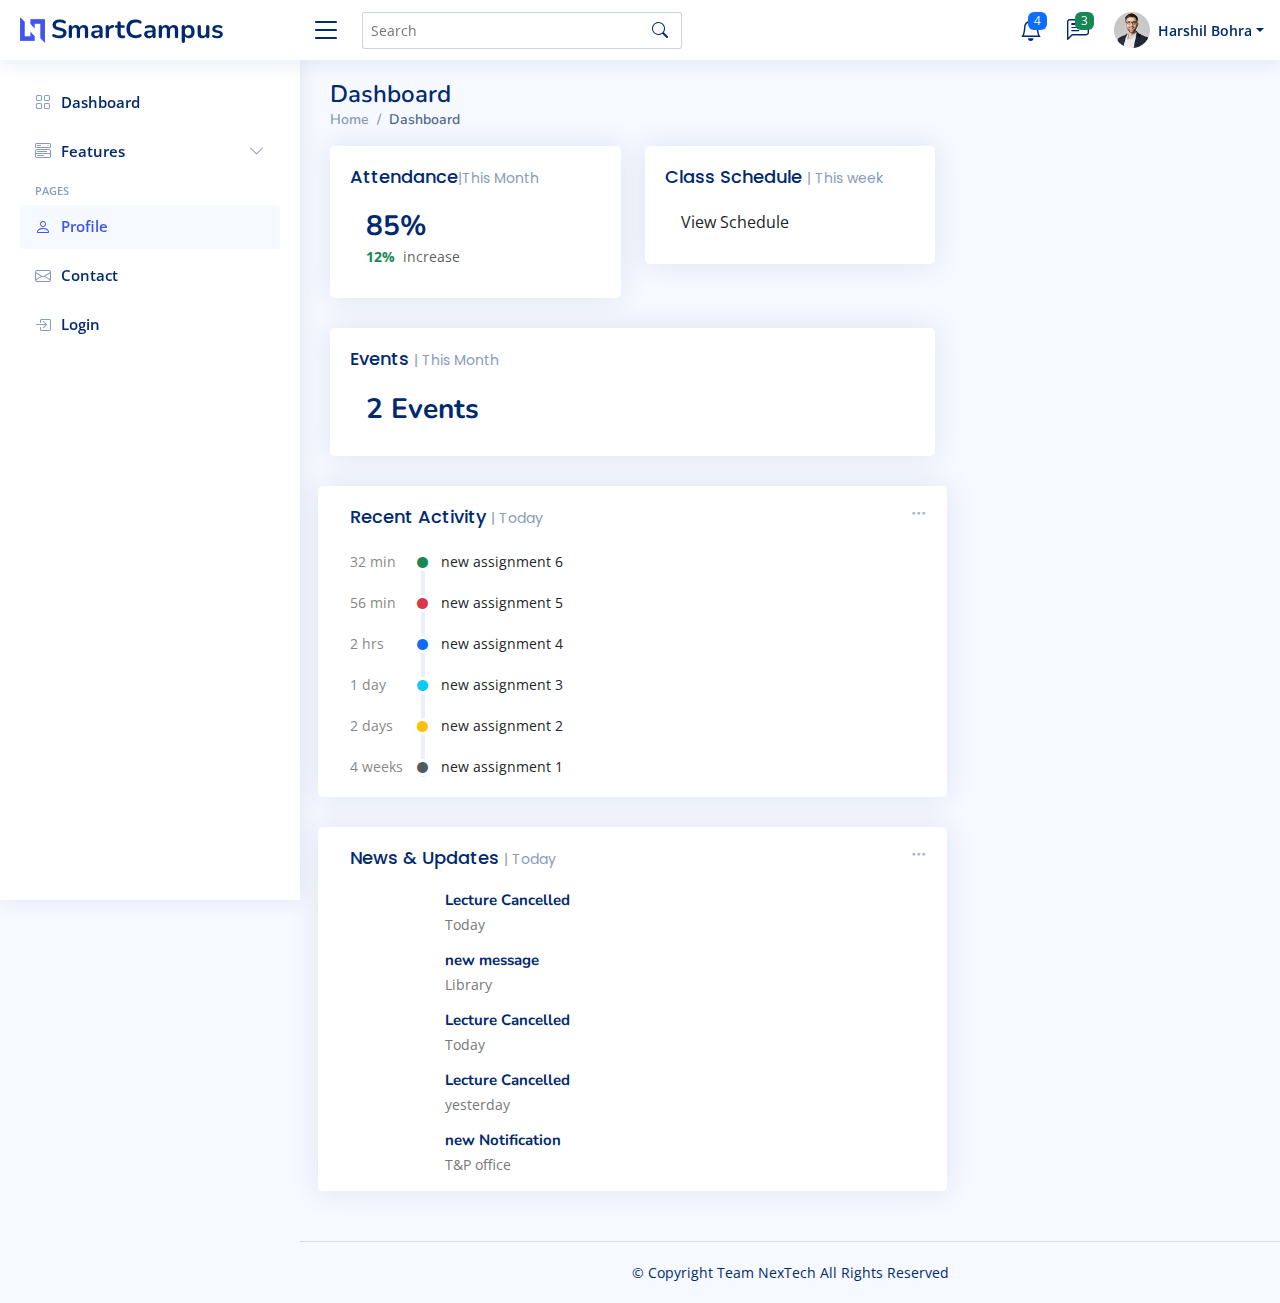
<file: index.html>
<!DOCTYPE html>
<html lang="en">

<head>
  <meta charset="utf-8">
  <meta content="width=device-width, initial-scale=1.0" name="viewport">

  <title>Campus management System</title>
  <meta content="" name="description">
  <meta content="" name="keywords">

  <!-- Favicons -->
  <link href="assets/img/favicon.png" rel="icon">
  <link href="assets/img/apple-touch-icon.png" rel="apple-touch-icon">

  <!-- Google Fonts -->
  <link href="https://fonts.gstatic.com" rel="preconnect">
  <link href="https://fonts.googleapis.com/css?family=Open+Sans:300,300i,400,400i,600,600i,700,700i|Nunito:300,300i,400,400i,600,600i,700,700i|Poppins:300,300i,400,400i,500,500i,600,600i,700,700i" rel="stylesheet">

  <!-- Vendor CSS Files -->
  <link href="assets/vendor/bootstrap/css/bootstrap.min.css" rel="stylesheet">
  <link href="assets/vendor/bootstrap-icons/bootstrap-icons.css" rel="stylesheet">
  <link href="assets/vendor/boxicons/css/boxicons.min.css" rel="stylesheet">
  <link href="assets/vendor/quill/quill.snow.css" rel="stylesheet">
  <link href="assets/vendor/quill/quill.bubble.css" rel="stylesheet">
  <link href="assets/vendor/remixicon/remixicon.css" rel="stylesheet">
  <link href="assets/vendor/simple-datatables/style.css" rel="stylesheet">

  <!-- Template Main CSS File -->
  <link href="assets/css/style.css" rel="stylesheet">

 
</head>

<body>

  <!-- ======= Header ======= -->
  <header id="header" class="header fixed-top d-flex align-items-center">

    <div class="d-flex align-items-center justify-content-between">
      <a href="index.html" class="logo d-flex align-items-center">
        <img src="assets/img/logo.png" alt="">
        <span class="d-none d-lg-block">SmartCampus</span>
      </a>
      <i class="bi bi-list toggle-sidebar-btn"></i>
    </div><!-- End Logo -->

    <div class="search-bar">
      <form class="search-form d-flex align-items-center" method="POST" action="#">
        <input type="text" name="query" placeholder="Search" title="Enter search keyword">
        <button type="submit" title="Search"><i class="bi bi-search"></i></button>
      </form>
    </div><!-- End Search Bar -->

    <nav class="header-nav ms-auto">
      <ul class="d-flex align-items-center">

        <li class="nav-item d-block d-lg-none">
          <a class="nav-link nav-icon search-bar-toggle " href="#">
            <i class="bi bi-search"></i>
          </a>
        </li><!-- End Search Icon-->

        <li class="nav-item dropdown">

          <a class="nav-link nav-icon" href="#" data-bs-toggle="dropdown">
            <i class="bi bi-bell"></i>
            <span class="badge bg-primary badge-number">4</span>
          </a><!-- End Notification Icon -->

          <ul class="dropdown-menu dropdown-menu-end dropdown-menu-arrow notifications">
            <li class="dropdown-header">
              You have 1 new notifications
              <a href="#"><span class="badge rounded-pill bg-primary p-2 ms-2">View all</span></a>
            </li>
            <li>
              <hr class="dropdown-divider">
            </li>

            <li class="notification-item">
              <i class="bi bi-exclamation-circle text-warning"></i>
              <div>
                <h4>Dheeraj Agarwal</h4>
                <p>Placement Notification</p>
                <p>30 min. ago</p>
              </div>
            </li>

            <li>
              <hr class="dropdown-divider">
            </li>


        

          </ul>

        </li><!-- End Notification Nav -->

        <li class="nav-item dropdown">

          <a class="nav-link nav-icon" href="#" data-bs-toggle="dropdown">
            <i class="bi bi-chat-left-text"></i>
            <span class="badge bg-success badge-number">3</span>
          </a><!-- End Messages Icon -->

          <ul class="dropdown-menu dropdown-menu-end dropdown-menu-arrow messages">
            <li class="dropdown-header">
              You have 1 new messages
              <a href="#"><span class="badge rounded-pill bg-primary p-2 ms-2">View all</span></a>
            </li>
            <li>
              <hr class="dropdown-divider">
            </li>

            <li class="message-item">
              <a href="#">
                
                <div>
                  <h4>Dheeraj Agarwal</h4>
                  <p>Placement Notification</p>
                  <p>4 hrs. ago</p>
                </div>
              </a>
            </li>
           

          </ul><!-- End Messages Dropdown Items -->

        </li><!-- End Messages Nav -->

        <li class="nav-item dropdown pe-3">

          <a class="nav-link nav-profile d-flex align-items-center pe-0" href="#" data-bs-toggle="dropdown">
            <img src="assets/img/profile-img.jpg" alt="Profile" class="rounded-circle">
            <span class="d-none d-md-block dropdown-toggle ps-2">Harshil Bohra</span>
          </a><!-- End Profile Iamge Icon -->

          <ul class="dropdown-menu dropdown-menu-end dropdown-menu-arrow profile">
            <li class="dropdown-header">
              <h6>Harshil Bohra</h6>
              <span>Information technology</span>
            </li>
            <li>
              <hr class="dropdown-divider">
            </li>

            <li>
              <a class="dropdown-item d-flex align-items-center" href="users-profile.html">
                <i class="bi bi-person"></i>
                <span>My Profile</span>
              </a>
            </li>
            <li>
              <hr class="dropdown-divider">
            </li>

            <li>
              <a class="dropdown-item d-flex align-items-center" href="users-profile.html">
                <i class="bi bi-gear"></i>
                <span>Account Settings</span>
              </a>
            </li>
            <li>
              <hr class="dropdown-divider">
            </li>

            <li>
              <a class="dropdown-item d-flex align-items-center" href="pages-faq.html">
                <i class="bi bi-question-circle"></i>
                <span>Need Help?</span>
              </a>
            </li>
            <li>
              <hr class="dropdown-divider">
            </li>

            <li>
              <a class="dropdown-item d-flex align-items-center" href="#">
                <i class="bi bi-box-arrow-right"></i>
                <span>Sign Out</span>
              </a>
            </li>

          </ul><!-- End Profile Dropdown Items -->
        </li><!-- End Profile Nav -->

      </ul>
    </nav><!-- End Icons Navigation -->

  </header><!-- End Header -->

  <!-- ======= Sidebar ======= -->
  <aside id="sidebar" class="sidebar">

    <ul class="sidebar-nav" id="sidebar-nav">

      <li class="nav-item">
        <a class="nav-link collapsed" href="index.html">
          <i class="bi bi-grid"></i>
          <span>Dashboard</span>
        </a>
      </li><!-- End Dashboard Nav -->

      <li class="nav-item">
        <a class="nav-link collapsed" data-bs-target="#components-nav" data-bs-toggle="collapse" href="#">
          <i class="bi bi-menu-button-wide"></i><span>Features</span><i class="bi bi-chevron-down ms-auto"></i>
        </a>
        <ul id="components-nav" class="nav-content collapse " data-bs-parent="#sidebar-nav">
          <li>
            <a href="components-alerts.html">
              <i class="bi bi-circle"></i><span>Attendance</span>
            </a>
          </li>
          <li>
            <a href="components-accordion.html">
              <i class="bi bi-circle"></i><span>Class-Scheduling</span>
            </a>
          </li>
          <li>
            <a href="components-badges.html">
              <i class="bi bi-circle"></i><span>Events</span>
            </a>
          </li>
          <li>
            <a href="components-breadcrumbs.html">
              <i class="bi bi-circle"></i><span>Fees Payment</span>
            </a>
          </li>
          <li>
            <a href="components-progress.html">
              <i class="bi bi-circle"></i><span>Online Library</span>
            </a>
          </li>
          
        </ul>
      </li><!-- End Components Nav -->

      <li class="nav-heading">Pages</li>

      <li class="nav-item">
        <a class="nav-link " href="users-profile.html">
          <i class="bi bi-person"></i>
          <span>Profile</span>
        </a>
      </li><!-- End Profile Page Nav -->

      

      <li class="nav-item">
        <a class="nav-link collapsed" href="pages-contact.html">
          <i class="bi bi-envelope"></i>
          <span>Contact</span>
        </a>
      </li><!-- End Contact Page Nav -->

      

      <li class="nav-item">
        <a class="nav-link collapsed" href="pages-login.html">
          <i class="bi bi-box-arrow-in-right"></i>
          <span>Login</span>
        </a>
      </li><!-- End Login Page Nav -->

     

    </ul>

  </aside><!-- End Sidebar-->

  <main id="main" class="main">

    <div class="pagetitle">
      <h1>Dashboard</h1>
      <nav>
        <ol class="breadcrumb">
          <li class="breadcrumb-item"><a href="index.html">Home</a></li>
          <li class="breadcrumb-item active">Dashboard</li>
        </ol>
      </nav>
    </div><!-- End Page Title -->

    <section class="section dashboard">
      <div class="row">

        <!-- Left side columns -->
        <div class="col-lg-8">
          <div class="row">

            <!-- Attendance part of Student -->
            <div class="col-xxl-4 col-md-6">
              <div class="card info-card sales-card">

                <div class="card-body">
                  <h5 class="card-title">Attendance<span>|This Month</span></h5>

                  <div class="d-flex align-items-center">
                    
                    <div class="ps-3">
                      <h6>85%</h6>
                      <span class="text-success small pt-1 fw-bold">12%</span> <span class="text-muted small pt-2 ps-1">increase</span>

                    </div>
                  </div>
                </div>

              </div>
            </div><!-- End Attendance -->

            <!-- Class Scheduling -->
            <div class="col-xxl-4 col-md-6">
              <div class="card info-card revenue-card">

                

                <div class="card-body">
                  <h5 class="card-title">Class Schedule <span>| This week</span></h5>

                  <div class="d-flex align-items-center">
                    
                    <div class="ps-3">
                      <h7>View Schedule</h7>

                    </div>
                  </div>
                </div>

              </div>
            </div><!-- Class Schedule -->

            <!-- Events -->
            <div class="col-xxl-4 col-xl-12">

              <div class="card info-card customers-card">

               

                <div class="card-body">
                  <h5 class="card-title">Events <span>| This Month</span></h5>

                  <div class="d-flex align-items-center">
                    
                    <div class="ps-3">
                      <h6>2 Events</h6>
                      
                    </div>
                  </div>

                </div>
              </div>

            </div><!-- End Events -->

           

            

          <!-- Recent Activity -->
          <div class="card">
            <div class="filter">
              <a class="icon" href="#" data-bs-toggle="dropdown"><i class="bi bi-three-dots"></i></a>
              <ul class="dropdown-menu dropdown-menu-end dropdown-menu-arrow">
                <li class="dropdown-header text-start">
                  <h6>Filter</h6>
                </li>

                <li><a class="dropdown-item" href="#">Today</a></li>
                <li><a class="dropdown-item" href="#">This Month</a></li>
                <li><a class="dropdown-item" href="#">This Year</a></li>
              </ul>
            </div>

            <div class="card-body">
              <h5 class="card-title">Recent Activity <span>| Today</span></h5>

              <div class="activity">

                <div class="activity-item d-flex">
                  <div class="activite-label">32 min</div>
                  <i class='bi bi-circle-fill activity-badge text-success align-self-start'></i>
                  <div class="activity-content">
                   new assignment 6
                  </div>
                </div><!-- End activity item-->

                <div class="activity-item d-flex">
                  <div class="activite-label">56 min</div>
                  <i class='bi bi-circle-fill activity-badge text-danger align-self-start'></i>
                  <div class="activity-content">
                    new assignment 5
                  </div>
                </div><!-- End activity item-->

                <div class="activity-item d-flex">
                  <div class="activite-label">2 hrs</div>
                  <i class='bi bi-circle-fill activity-badge text-primary align-self-start'></i>
                  <div class="activity-content">
                    new assignment 4
                  </div>
                </div><!-- End activity item-->

                <div class="activity-item d-flex">
                  <div class="activite-label">1 day</div>
                  <i class='bi bi-circle-fill activity-badge text-info align-self-start'></i>
                  <div class="activity-content">
                    new assignment 3
                  </div>
                </div><!-- End activity item-->

                <div class="activity-item d-flex">
                  <div class="activite-label">2 days</div>
                  <i class='bi bi-circle-fill activity-badge text-warning align-self-start'></i>
                  <div class="activity-content">
                    new assignment 2
                  </div>
                </div><!-- End activity item-->

                <div class="activity-item d-flex">
                  <div class="activite-label">4 weeks</div>
                  <i class='bi bi-circle-fill activity-badge text-muted align-self-start'></i>
                  <div class="activity-content">
                   new assignment 1
                  </div>
                </div><!-- End activity item-->

              </div>

            </div>
          </div><!-- End Recent Activity -->

          
          

          <!-- News & Updates Traffic -->
          <div class="card">
            <div class="filter">
              <a class="icon" href="#" data-bs-toggle="dropdown"><i class="bi bi-three-dots"></i></a>
              <ul class="dropdown-menu dropdown-menu-end dropdown-menu-arrow">
                <li class="dropdown-header text-start">
                  <h6>Filter</h6>
                </li>

                <li><a class="dropdown-item" href="#">Today</a></li>
                <li><a class="dropdown-item" href="#">This Month</a></li>
                <li><a class="dropdown-item" href="#">This Year</a></li>
              </ul>
            </div>

            <div class="card-body pb-0">
              <h5 class="card-title">News &amp; Updates <span>| Today</span></h5>

              <div class="news">
                <div class="post-item clearfix">
                  
                  <h4><a href="#">Lecture Cancelled</a></h4>
                  <p>Today</p>
                </div>

                <div class="post-item clearfix">
                  
                  <h4><a href="#">new message</a></h4>
                  <p>Library</p>
                </div>

                <div class="post-item clearfix">
                  
                  <h4><a href="#">Lecture Cancelled</a></h4>
                  <p>Today</p>
                </div>

                <div class="post-item clearfix">
                  
                  <h4><a href="#">Lecture Cancelled</a></h4>
                  <p>yesterday

                  </p>
                </div>

                <div class="post-item clearfix">
                  
                  <h4><a href="#">new Notification</a></h4>
                  <p>T&P office</p>
                </div>

              </div><!-- End sidebar recent posts-->

            </div>
          </div><!-- End News & Updates -->

        </div><!-- End Right side columns -->

      </div>
    </section>

  </main><!-- End #main -->

  <!-- ======= Footer ======= -->
  <footer id="footer" class="footer">
    <div class="copyright">
      &copy; Copyright Team NexTech All Rights Reserved
    </div>
    
  </footer><!-- End Footer -->

  <a href="#" class="back-to-top d-flex align-items-center justify-content-center"><i class="bi bi-arrow-up-short"></i></a>

  <!-- Vendor JS Files -->
  <script src="assets/vendor/apexcharts/apexcharts.min.js"></script>
  <script src="assets/vendor/bootstrap/js/bootstrap.bundle.min.js"></script>
  <script src="assets/vendor/chart.js/chart.umd.js"></script>
  <script src="assets/vendor/echarts/echarts.min.js"></script>
  <script src="assets/vendor/quill/quill.js"></script>
  <script src="assets/vendor/simple-datatables/simple-datatables.js"></script>
  <script src="assets/vendor/tinymce/tinymce.min.js"></script>
  <script src="assets/vendor/php-email-form/validate.js"></script>

  <!-- Template Main JS File -->
  <script src="assets/js/main.js"></script>

</body>

</html>
</file>
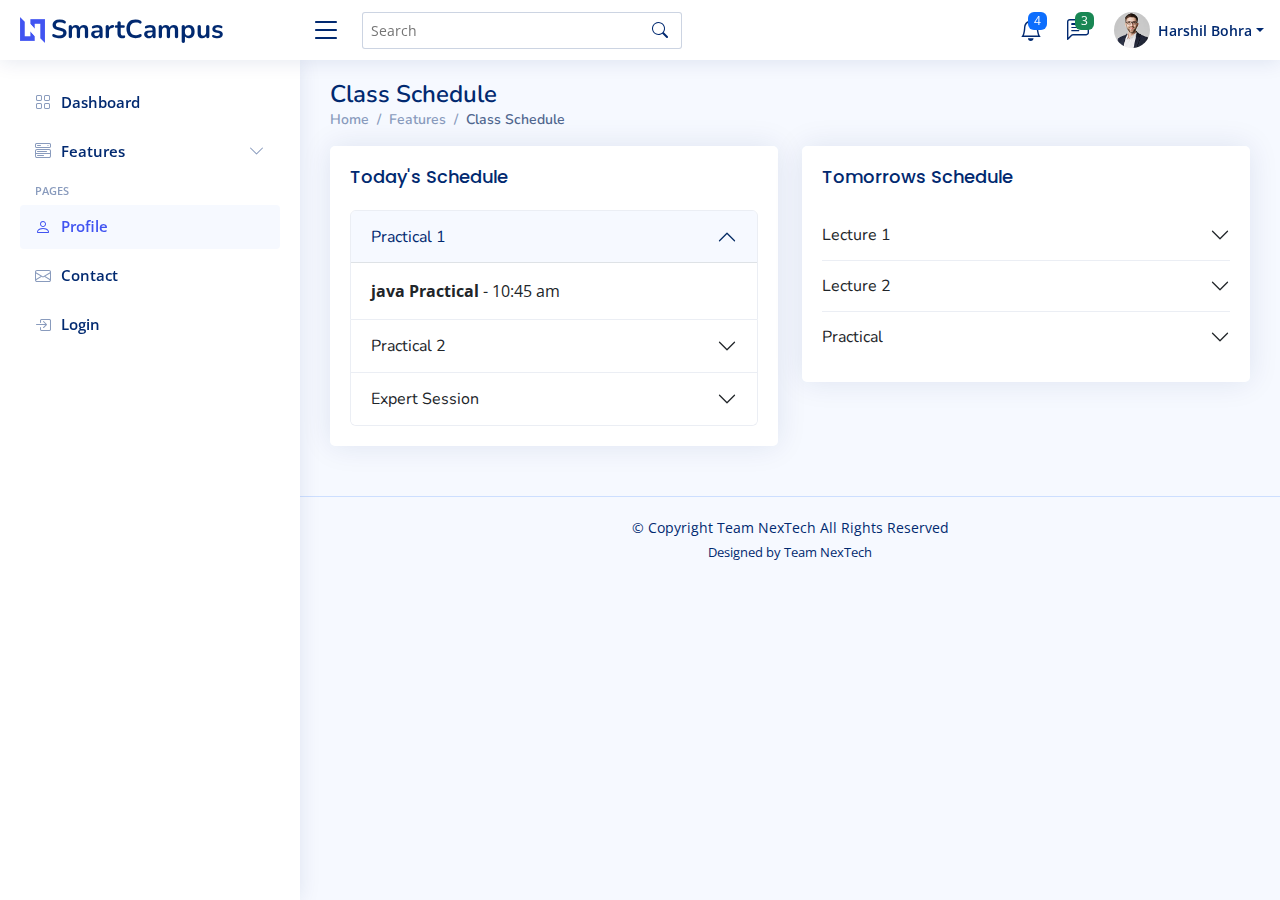
<file: components-accordion.html>
<!DOCTYPE html>
<html lang="en">

<head>
  <meta charset="utf-8">
  <meta content="width=device-width, initial-scale=1.0" name="viewport">

  <title>Components / Accordion - NiceAdmin Bootstrap Template</title>
  <meta content="" name="description">
  <meta content="" name="keywords">

  <!-- Favicons -->
  <link href="assets/img/favicon.png" rel="icon">
  <link href="assets/img/apple-touch-icon.png" rel="apple-touch-icon">

  <!-- Google Fonts -->
  <link href="https://fonts.gstatic.com" rel="preconnect">
  <link href="https://fonts.googleapis.com/css?family=Open+Sans:300,300i,400,400i,600,600i,700,700i|Nunito:300,300i,400,400i,600,600i,700,700i|Poppins:300,300i,400,400i,500,500i,600,600i,700,700i" rel="stylesheet">

  <!-- Vendor CSS Files -->
  <link href="assets/vendor/bootstrap/css/bootstrap.min.css" rel="stylesheet">
  <link href="assets/vendor/bootstrap-icons/bootstrap-icons.css" rel="stylesheet">
  <link href="assets/vendor/boxicons/css/boxicons.min.css" rel="stylesheet">
  <link href="assets/vendor/quill/quill.snow.css" rel="stylesheet">
  <link href="assets/vendor/quill/quill.bubble.css" rel="stylesheet">
  <link href="assets/vendor/remixicon/remixicon.css" rel="stylesheet">
  <link href="assets/vendor/simple-datatables/style.css" rel="stylesheet">

  <!-- Template Main CSS File -->
  <link href="assets/css/style.css" rel="stylesheet">

  
</head>

<body>

  <!-- ======= Header ======= -->
  <header id="header" class="header fixed-top d-flex align-items-center">

    <div class="d-flex align-items-center justify-content-between">
      <a href="index.html" class="logo d-flex align-items-center">
        <img src="assets/img/logo.png" alt="">
        <span class="d-none d-lg-block">SmartCampus</span>
      </a>
      <i class="bi bi-list toggle-sidebar-btn"></i>
    </div><!-- End Logo -->

    <div class="search-bar">
      <form class="search-form d-flex align-items-center" method="POST" action="#">
        <input type="text" name="query" placeholder="Search" title="Enter search keyword">
        <button type="submit" title="Search"><i class="bi bi-search"></i></button>
      </form>
    </div><!-- End Search Bar -->

    <nav class="header-nav ms-auto">
      <ul class="d-flex align-items-center">

        <li class="nav-item d-block d-lg-none">
          <a class="nav-link nav-icon search-bar-toggle " href="#">
            <i class="bi bi-search"></i>
          </a>
        </li><!-- End Search Icon-->

        <li class="nav-item dropdown">

          <a class="nav-link nav-icon" href="#" data-bs-toggle="dropdown">
            <i class="bi bi-bell"></i>
            <span class="badge bg-primary badge-number">4</span>
          </a><!-- End Notification Icon -->

          <ul class="dropdown-menu dropdown-menu-end dropdown-menu-arrow notifications">
            <li class="dropdown-header">
              You have 1 new notifications
              <a href="#"><span class="badge rounded-pill bg-primary p-2 ms-2">View all</span></a>
            </li>
            <li>
              <hr class="dropdown-divider">
            </li>

            <li class="notification-item">
              <i class="bi bi-exclamation-circle text-warning"></i>
              <div>
                <h4>Dheeraj Agarwal</h4>
                <p>Placement Notification</p>
                <p>30 min. ago</p>
              </div>
            </li>

            <li>
              <hr class="dropdown-divider">
            </li>


        

          </ul>

        </li><!-- End Notification Nav -->

        <li class="nav-item dropdown">

          <a class="nav-link nav-icon" href="#" data-bs-toggle="dropdown">
            <i class="bi bi-chat-left-text"></i>
            <span class="badge bg-success badge-number">3</span>
          </a><!-- End Messages Icon -->

          <ul class="dropdown-menu dropdown-menu-end dropdown-menu-arrow messages">
            <li class="dropdown-header">
              You have 1 new messages
              <a href="#"><span class="badge rounded-pill bg-primary p-2 ms-2">View all</span></a>
            </li>
            <li>
              <hr class="dropdown-divider">
            </li>

            <li class="message-item">
              <a href="#">
                
                <div>
                  <h4>Dheeraj Agarwal</h4>
                  <p>Placement Notification</p>
                  <p>4 hrs. ago</p>
                </div>
              </a>
            </li>
           

          </ul><!-- End Messages Dropdown Items -->

        </li><!-- End Messages Nav -->

        <li class="nav-item dropdown pe-3">

          <a class="nav-link nav-profile d-flex align-items-center pe-0" href="#" data-bs-toggle="dropdown">
            <img src="assets/img/profile-img.jpg" alt="Profile" class="rounded-circle">
            <span class="d-none d-md-block dropdown-toggle ps-2">Harshil Bohra</span>
          </a><!-- End Profile Iamge Icon -->

          <ul class="dropdown-menu dropdown-menu-end dropdown-menu-arrow profile">
            <li class="dropdown-header">
              <h6>Harshil Bohra</h6>
              <span>Information technology</span>
            </li>
            <li>
              <hr class="dropdown-divider">
            </li>

            <li>
              <a class="dropdown-item d-flex align-items-center" href="users-profile.html">
                <i class="bi bi-person"></i>
                <span>My Profile</span>
              </a>
            </li>
            <li>
              <hr class="dropdown-divider">
            </li>

            <li>
              <a class="dropdown-item d-flex align-items-center" href="users-profile.html">
                <i class="bi bi-gear"></i>
                <span>Account Settings</span>
              </a>
            </li>
            <li>
              <hr class="dropdown-divider">
            </li>

            <li>
              <a class="dropdown-item d-flex align-items-center" href="pages-faq.html">
                <i class="bi bi-question-circle"></i>
                <span>Need Help?</span>
              </a>
            </li>
            <li>
              <hr class="dropdown-divider">
            </li>

            <li>
              <a class="dropdown-item d-flex align-items-center" href="#">
                <i class="bi bi-box-arrow-right"></i>
                <span>Sign Out</span>
              </a>
            </li>

          </ul><!-- End Profile Dropdown Items -->
        </li><!-- End Profile Nav -->

      </ul>
    </nav><!-- End Icons Navigation -->

  </header><!-- End Header -->

  <!-- ======= Sidebar ======= -->
  <aside id="sidebar" class="sidebar">

    <ul class="sidebar-nav" id="sidebar-nav">

      <li class="nav-item">
        <a class="nav-link collapsed" href="index.html">
          <i class="bi bi-grid"></i>
          <span>Dashboard</span>
        </a>
      </li><!-- End Dashboard Nav -->

      <li class="nav-item">
        <a class="nav-link collapsed" data-bs-target="#components-nav" data-bs-toggle="collapse" href="#">
          <i class="bi bi-menu-button-wide"></i><span>Features</span><i class="bi bi-chevron-down ms-auto"></i>
        </a>
        <ul id="components-nav" class="nav-content collapse " data-bs-parent="#sidebar-nav">
          <li>
            <a href="components-alerts.html">
              <i class="bi bi-circle"></i><span>Attendance</span>
            </a>
          </li>
          <li>
            <a href="components-accordion.html">
              <i class="bi bi-circle"></i><span>Class-Scheduling</span>
            </a>
          </li>
          <li>
            <a href="components-badges.html">
              <i class="bi bi-circle"></i><span>Events</span>
            </a>
          </li>
          <li>
            <a href="components-breadcrumbs.html">
              <i class="bi bi-circle"></i><span>Fees Payment</span>
            </a>
          </li>
          <li>
            <a href="components-progress.html">
              <i class="bi bi-circle"></i><span>Online Library</span>
            </a>
          </li>
          
        </ul>
      </li><!-- End Features Nav -->

      <li class="nav-heading">Pages</li>

      <li class="nav-item">
        <a class="nav-link " href="users-profile.html">
          <i class="bi bi-person"></i>
          <span>Profile</span>
        </a>
      </li><!-- End Profile Page Nav -->

      

      <li class="nav-item">
        <a class="nav-link collapsed" href="pages-contact.html">
          <i class="bi bi-envelope"></i>
          <span>Contact</span>
        </a>
      </li><!-- End Contact Page Nav -->

      

      <li class="nav-item">
        <a class="nav-link collapsed" href="pages-login.html">
          <i class="bi bi-box-arrow-in-right"></i>
          <span>Login</span>
        </a>
      </li><!-- End Login Page Nav -->

     

    </ul>

  </aside><!-- End Sidebar-->

  <main id="main" class="main">

    <div class="pagetitle">
      <h1>Class Schedule</h1>
      <nav>
        <ol class="breadcrumb">
          <li class="breadcrumb-item"><a href="index.html">Home</a></li>
          <li class="breadcrumb-item">Features</li>
          <li class="breadcrumb-item active">Class Schedule</li>
        </ol>
      </nav>
    </div><!-- End Page Title -->

    <section class="section">
      <div class="row">
        <div class="col-lg-6">

          <div class="card">
            <div class="card-body">
              <h5 class="card-title">Today's Schedule</h5>

              <!-- Default Accordion -->
              <div class="accordion" id="accordionExample">
                <div class="accordion-item">
                  <h2 class="accordion-header" id="headingOne">
                    <button class="accordion-button" type="button" data-bs-toggle="collapse" data-bs-target="#collapseOne" aria-expanded="true" aria-controls="collapseOne">
                      Practical 1
                    </button>
                  </h2>
                  <div id="collapseOne" class="accordion-collapse collapse show" aria-labelledby="headingOne" data-bs-parent="#accordionExample">
                    <div class="accordion-body">
                      <strong>java Practical</strong> - 10:45 am
                    </div>
                  </div>
                </div>
                <div class="accordion-item">
                  <h2 class="accordion-header" id="headingTwo">
                    <button class="accordion-button collapsed" type="button" data-bs-toggle="collapse" data-bs-target="#collapseTwo" aria-expanded="false" aria-controls="collapseTwo">
                      Practical 2
                    </button>
                  </h2>
                  <div id="collapseTwo" class="accordion-collapse collapse" aria-labelledby="headingTwo" data-bs-parent="#accordionExample">
                    <div class="accordion-body">
                      <strong>DSA Practical</strong> - 1:30 pm
                    </div>
                  </div>
                </div>
                <div class="accordion-item">
                  <h2 class="accordion-header" id="headingThree">
                    <button class="accordion-button collapsed" type="button" data-bs-toggle="collapse" data-bs-target="#collapseThree" aria-expanded="false" aria-controls="collapseThree">
                      Expert Session
                    </button>
                  </h2>
                  <div id="collapseThree" class="accordion-collapse collapse" aria-labelledby="headingThree" data-bs-parent="#accordionExample">
                    <div class="accordion-body">
                      <strong>Soft Skills Session by Dr.Shilpa Gaur</strong> - 2:30 pm.
                    </div>
                  </div>
                </div>
              </div><!-- End Default Accordion Example -->

            </div>
          </div>

        </div>

        <div class="col-lg-6">

          <div class="card">
            <div class="card-body">
              <h5 class="card-title">Tomorrows Schedule</h5>

              <!-- Accordion without outline borders -->
              <div class="accordion accordion-flush" id="accordionFlushExample">
                <div class="accordion-item">
                  <h2 class="accordion-header" id="flush-headingOne">
                    <button class="accordion-button collapsed" type="button" data-bs-toggle="collapse" data-bs-target="#flush-collapseOne" aria-expanded="false" aria-controls="flush-collapseOne">
                      Lecture 1
                    </button>
                  </h2>
                  <div id="flush-collapseOne" class="accordion-collapse collapse" aria-labelledby="flush-headingOne" data-bs-parent="#accordionFlushExample">
                    <strong>DSA Lecture</strong> - 2:30 pm.
                  </div>
                </div>
                <div class="accordion-item">
                  <h2 class="accordion-header" id="flush-headingTwo">
                    <button class="accordion-button collapsed" type="button" data-bs-toggle="collapse" data-bs-target="#flush-collapseTwo" aria-expanded="false" aria-controls="flush-collapseTwo">
                      Lecture 2
                    </button>
                  </h2>
                  <div id="flush-collapseTwo" class="accordion-collapse collapse" aria-labelledby="flush-headingTwo" data-bs-parent="#accordionFlushExample">
                    <strong>BCN Lecture</strong> - 4:30 pm.
                  </div>
                </div>
                <div class="accordion-item">
                  <h2 class="accordion-header" id="flush-headingThree">
                    <button class="accordion-button collapsed" type="button" data-bs-toggle="collapse" data-bs-target="#flush-collapseThree" aria-expanded="false" aria-controls="flush-collapseThree">
                      Practical
                    </button>
                  </h2>
                  <div id="flush-collapseThree" class="accordion-collapse collapse" aria-labelledby="flush-headingThree" data-bs-parent="#accordionFlushExample">
                    <strong>DSA Practical</strong> - 5:30 pm.
                  </div>
                </div>
              </div><!-- End Accordion without outline borders -->

            </div>
          </div>

        </div>
      </div>
    </section>

  </main><!-- End #main -->

  <!-- ======= Footer ======= -->
  <footer id="footer" class="footer">
    <div class="copyright">
      &copy; Copyright Team NexTech All Rights Reserved
    </div>
    <div class="credits">
      
      Designed by Team NexTech</a>
    </div>
  </footer><!-- End Footer -->

  <a href="#" class="back-to-top d-flex align-items-center justify-content-center"><i class="bi bi-arrow-up-short"></i></a>

  <!-- Vendor JS Files -->
  <script src="assets/vendor/apexcharts/apexcharts.min.js"></script>
  <script src="assets/vendor/bootstrap/js/bootstrap.bundle.min.js"></script>
  <script src="assets/vendor/chart.js/chart.umd.js"></script>
  <script src="assets/vendor/echarts/echarts.min.js"></script>
  <script src="assets/vendor/quill/quill.js"></script>
  <script src="assets/vendor/simple-datatables/simple-datatables.js"></script>
  <script src="assets/vendor/tinymce/tinymce.min.js"></script>
  <script src="assets/vendor/php-email-form/validate.js"></script>

  <!-- Template Main JS File -->
  <script src="assets/js/main.js"></script>

</body>

</html>
</file>
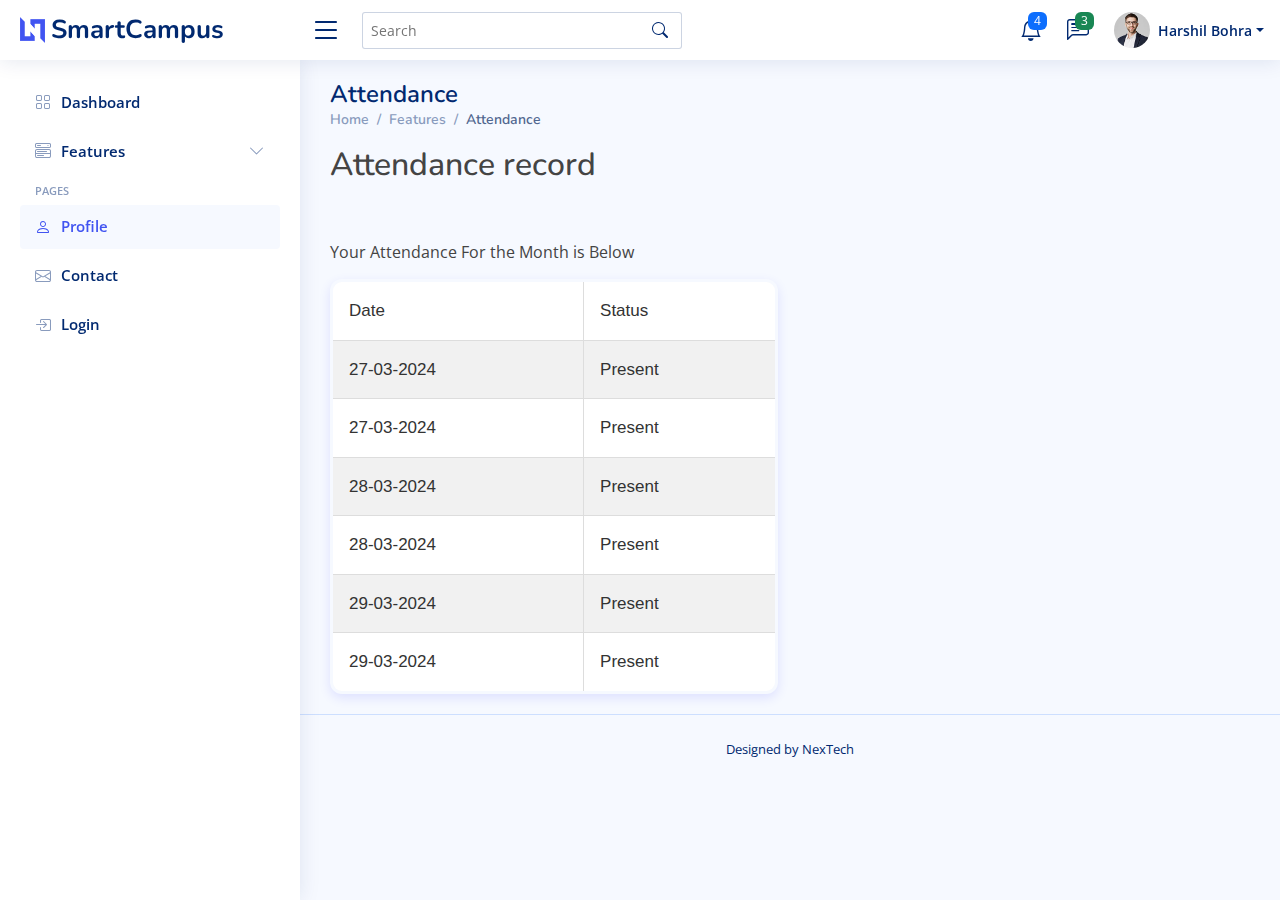
<file: components-alerts.html>
<!DOCTYPE html>
<html lang="en">

<head>
  <meta charset="utf-8">
  <meta content="width=device-width, initial-scale=1.0" name="viewport">

  <title>Components / Alerts - Attendance</title>
  <meta content="" name="description">
  <meta content="" name="keywords">

  <!-- Favicons -->
  <link href="assets/img/favicon.png" rel="icon">
  <link href="assets/img/apple-touch-icon.png" rel="apple-touch-icon">

  <!-- Google Fonts -->
  <link href="https://fonts.gstatic.com" rel="preconnect">
  <link href="https://fonts.googleapis.com/css?family=Open+Sans:300,300i,400,400i,600,600i,700,700i|Nunito:300,300i,400,400i,600,600i,700,700i|Poppins:300,300i,400,400i,500,500i,600,600i,700,700i" rel="stylesheet">

  <!-- Vendor CSS Files -->
  <link href="assets/vendor/bootstrap/css/bootstrap.min.css" rel="stylesheet">
  <link href="assets/vendor/bootstrap-icons/bootstrap-icons.css" rel="stylesheet">
  <link href="assets/vendor/boxicons/css/boxicons.min.css" rel="stylesheet">
  <link href="assets/vendor/quill/quill.snow.css" rel="stylesheet">
  <link href="assets/vendor/quill/quill.bubble.css" rel="stylesheet">
  <link href="assets/vendor/remixicon/remixicon.css" rel="stylesheet">
  <link href="assets/vendor/simple-datatables/style.css" rel="stylesheet">

  <!-- Template Main CSS File -->
  <link href="assets/css/style.css" rel="stylesheet">


</head>

<body>

  <!-- ======= Header ======= -->
  <header id="header" class="header fixed-top d-flex align-items-center">

    <div class="d-flex align-items-center justify-content-between">
      <a href="index.html" class="logo d-flex align-items-center">
        <img src="assets/img/logo.png" alt="">
        <span class="d-none d-lg-block">SmartCampus</span>
      </a>
      <i class="bi bi-list toggle-sidebar-btn"></i>
    </div><!-- End Logo -->

    <div class="search-bar">
      <form class="search-form d-flex align-items-center" method="POST" action="#">
        <input type="text" name="query" placeholder="Search" title="Enter search keyword">
        <button type="submit" title="Search"><i class="bi bi-search"></i></button>
      </form>
    </div><!-- End Search Bar -->

    <nav class="header-nav ms-auto">
      <ul class="d-flex align-items-center">

        <li class="nav-item d-block d-lg-none">
          <a class="nav-link nav-icon search-bar-toggle " href="#">
            <i class="bi bi-search"></i>
          </a>
        </li><!-- End Search Icon-->

        <li class="nav-item dropdown">

          <a class="nav-link nav-icon" href="#" data-bs-toggle="dropdown">
            <i class="bi bi-bell"></i>
            <span class="badge bg-primary badge-number">4</span>
          </a><!-- End Notification Icon -->

          <ul class="dropdown-menu dropdown-menu-end dropdown-menu-arrow notifications">
            <li class="dropdown-header">
              You have 1 new notifications
              <a href="#"><span class="badge rounded-pill bg-primary p-2 ms-2">View all</span></a>
            </li>
            <li>
              <hr class="dropdown-divider">
            </li>

            <li class="notification-item">
              <i class="bi bi-exclamation-circle text-warning"></i>
              <div>
                <h4>Dheeraj Agarwal</h4>
                <p>Placement Notification</p>
                <p>30 min. ago</p>
              </div>
            </li>

            <li>
              <hr class="dropdown-divider">
            </li>


        

          </ul>

        </li><!-- End Notification Nav -->

        <li class="nav-item dropdown">

          <a class="nav-link nav-icon" href="#" data-bs-toggle="dropdown">
            <i class="bi bi-chat-left-text"></i>
            <span class="badge bg-success badge-number">3</span>
          </a><!-- End Messages Icon -->

          <ul class="dropdown-menu dropdown-menu-end dropdown-menu-arrow messages">
            <li class="dropdown-header">
              You have 1 new messages
              <a href="#"><span class="badge rounded-pill bg-primary p-2 ms-2">View all</span></a>
            </li>
            <li>
              <hr class="dropdown-divider">
            </li>

            <li class="message-item">
              <a href="#">
                
                <div>
                  <h4>Dheeraj Agarwal</h4>
                  <p>Placement Notification</p>
                  <p>4 hrs. ago</p>
                </div>
              </a>
            </li>
           

          </ul><!-- End Messages Dropdown Items -->

        </li><!-- End Messages Nav -->

        <li class="nav-item dropdown pe-3">

          <a class="nav-link nav-profile d-flex align-items-center pe-0" href="#" data-bs-toggle="dropdown">
            <img src="assets/img/profile-img.jpg" alt="Profile" class="rounded-circle">
            <span class="d-none d-md-block dropdown-toggle ps-2">Harshil Bohra</span>
          </a><!-- End Profile Iamge Icon -->

          <ul class="dropdown-menu dropdown-menu-end dropdown-menu-arrow profile">
            <li class="dropdown-header">
              <h6>Harshil Bohra</h6>
              <span>Information technology</span>
            </li>
            <li>
              <hr class="dropdown-divider">
            </li>

            <li>
              <a class="dropdown-item d-flex align-items-center" href="users-profile.html">
                <i class="bi bi-person"></i>
                <span>My Profile</span>
              </a>
            </li>
            <li>
              <hr class="dropdown-divider">
            </li>

            <li>
              <a class="dropdown-item d-flex align-items-center" href="users-profile.html">
                <i class="bi bi-gear"></i>
                <span>Account Settings</span>
              </a>
            </li>
            <li>
              <hr class="dropdown-divider">
            </li>

            <li>
              <a class="dropdown-item d-flex align-items-center" href="pages-faq.html">
                <i class="bi bi-question-circle"></i>
                <span>Need Help?</span>
              </a>
            </li>
            <li>
              <hr class="dropdown-divider">
            </li>

            <li>
              <a class="dropdown-item d-flex align-items-center" href="#">
                <i class="bi bi-box-arrow-right"></i>
                <span>Sign Out</span>
              </a>
            </li>

          </ul><!-- End Profile Dropdown Items -->
        </li><!-- End Profile Nav -->

      </ul>
    </nav><!-- End Icons Navigation -->

  </header><!-- End Header -->

  <!-- ======= Sidebar ======= -->
  <aside id="sidebar" class="sidebar">

    <ul class="sidebar-nav" id="sidebar-nav">

      <li class="nav-item">
        <a class="nav-link collapsed" href="index.html">
          <i class="bi bi-grid"></i>
          <span>Dashboard</span>
        </a>
      </li><!-- End Dashboard Nav -->

      <li class="nav-item">
        <a class="nav-link collapsed" data-bs-target="#components-nav" data-bs-toggle="collapse" href="#">
          <i class="bi bi-menu-button-wide"></i><span>Features</span><i class="bi bi-chevron-down ms-auto"></i>
        </a>
        <ul id="components-nav" class="nav-content collapse " data-bs-parent="#sidebar-nav">
          <li>
            <a href="components-alerts.html">
              <i class="bi bi-circle"></i><span>Attendance</span>
            </a>
          </li>
          <li>
            <a href="components-accordion.html">
              <i class="bi bi-circle"></i><span>Class-Scheduling</span>
            </a>
          </li>
          <li>
            <a href="components-badges.html">
              <i class="bi bi-circle"></i><span>Events</span>
            </a>
          </li>
          <li>
            <a href="components-breadcrumbs.html">
              <i class="bi bi-circle"></i><span>Fees Payment</span>
            </a>
          </li>
          <li>
            <a href="components-progress.html">
              <i class="bi bi-circle"></i><span>Online Library</span>
            </a>
          </li>
          
        </ul>
      </li><!-- End Components Nav -->

      <li class="nav-heading">Pages</li>

      <li class="nav-item">
        <a class="nav-link " href="users-profile.html">
          <i class="bi bi-person"></i>
          <span>Profile</span>
        </a>
      </li><!-- End Profile Page Nav -->


      <li class="nav-item">
        <a class="nav-link collapsed" href="pages-contact.html">
          <i class="bi bi-envelope"></i>
          <span>Contact</span>
        </a>
      </li><!-- End Contact Page Nav -->

      

      <li class="nav-item">
        <a class="nav-link collapsed" href="pages-login.html">
          <i class="bi bi-box-arrow-in-right"></i>
          <span>Login</span>
        </a>
      </li><!-- End Login Page Nav -->

     

    </ul>

  </aside><!-- End Sidebar-->

  <main id="main" class="main">

    <div class="pagetitle">
      <h1>Attendance</h1>
      <nav>
        <ol class="breadcrumb">
          <li class="breadcrumb-item"><a href="index.html">Home</a></li>
          <li class="breadcrumb-item">Features</li>
          <li class="breadcrumb-item active">Attendance</li>
        </ol>
      </nav>
    </div><!-- End Page Title -->

    <section class="section">
      <div class="row">
        <div class="col-lg-6">
            <h2>Attendance record</h2>
            <br>
            <br>
            
            Your Attendance For the Month is Below
            <table class="styled-table">
              <tr>
                <td>Date</td>
                <td>Status</td>
              </tr>
              <tr>
                <td>27-03-2024</td>
                <td>Present</td>
              </tr>
              <tr>
                <td>27-03-2024</td>
                <td>Present</td>
              </tr>
              <tr>
                <td>28-03-2024</td>
                <td>Present</td>
              </tr>
              <tr>
                <td>28-03-2024</td>
                <td>Present</td>
              </tr>
              <tr>
                <td>29-03-2024</td>
                <td>Present</td>
              </tr>
              <tr>
                <td>29-03-2024</td>
                <td>Present</td>
              </tr>
              

            </table>
            
          </div>
        </div>
      </div>
    </section>
    
    <style>
      .styled-table {
        width: 100%;
        border-collapse: collapse;
        margin-top: 15px;
        font-family: 'Segoe UI', Tahoma, Geneva, Verdana, sans-serif;
        font-size: 18px;
        text-align: left;
        border-radius: 12px;
        overflow: hidden;
        box-shadow: 0 4px 12px rgba(0, 0, 255, 0.1);
        border: 3px solid #2196F3; /* Blue border */
      }
    
      .styled-table th, .styled-table td {
        padding: 16px;
        border: 1px solid #ddd;
        transition: all 0.3s ease-in-out;
      }
    
      .styled-table th {
        background-color: #2196F3; /* Blue header */
        color: white;
        font-weight: bold;
        text-transform: uppercase;
      }
    
      .styled-table tr {
        background-color: #f9f9f9;
        transition: background-color 0.3s ease-in-out;
      }
    
      .styled-table tr:hover {
        background-color: #d7e9ff; /* Light blue on hover */
      }
    
      .styled-table td {
        background-color: #ffffff;
        font-size: 17px;
        color: #333;
      }
    
      .styled-table tr:nth-child(even) td {
        background-color: #f1f1f1;
      }
    
      .styled-table tr:nth-child(odd) td {
        background-color: #ffffff;
      }
    </style>

  </main><!-- End #main -->

  <!-- ======= Footer ======= -->
  <footer id="footer" class="footer">
    
    <div class="credits">
      
      Designed by NexTech</a>
    </div>
  </footer><!-- End Footer -->

  <a href="#" class="back-to-top d-flex align-items-center justify-content-center"><i class="bi bi-arrow-up-short"></i></a>

  <!-- Vendor JS Files -->
  <script src="assets/vendor/apexcharts/apexcharts.min.js"></script>
  <script src="assets/vendor/bootstrap/js/bootstrap.bundle.min.js"></script>
  <script src="assets/vendor/chart.js/chart.umd.js"></script>
  <script src="assets/vendor/echarts/echarts.min.js"></script>
  <script src="assets/vendor/quill/quill.js"></script>
  <script src="assets/vendor/simple-datatables/simple-datatables.js"></script>
  <script src="assets/vendor/tinymce/tinymce.min.js"></script>
  <script src="assets/vendor/php-email-form/validate.js"></script>

  <!-- Template Main JS File -->
  <script src="assets/js/main.js"></script>

</body>

</html>
</file>
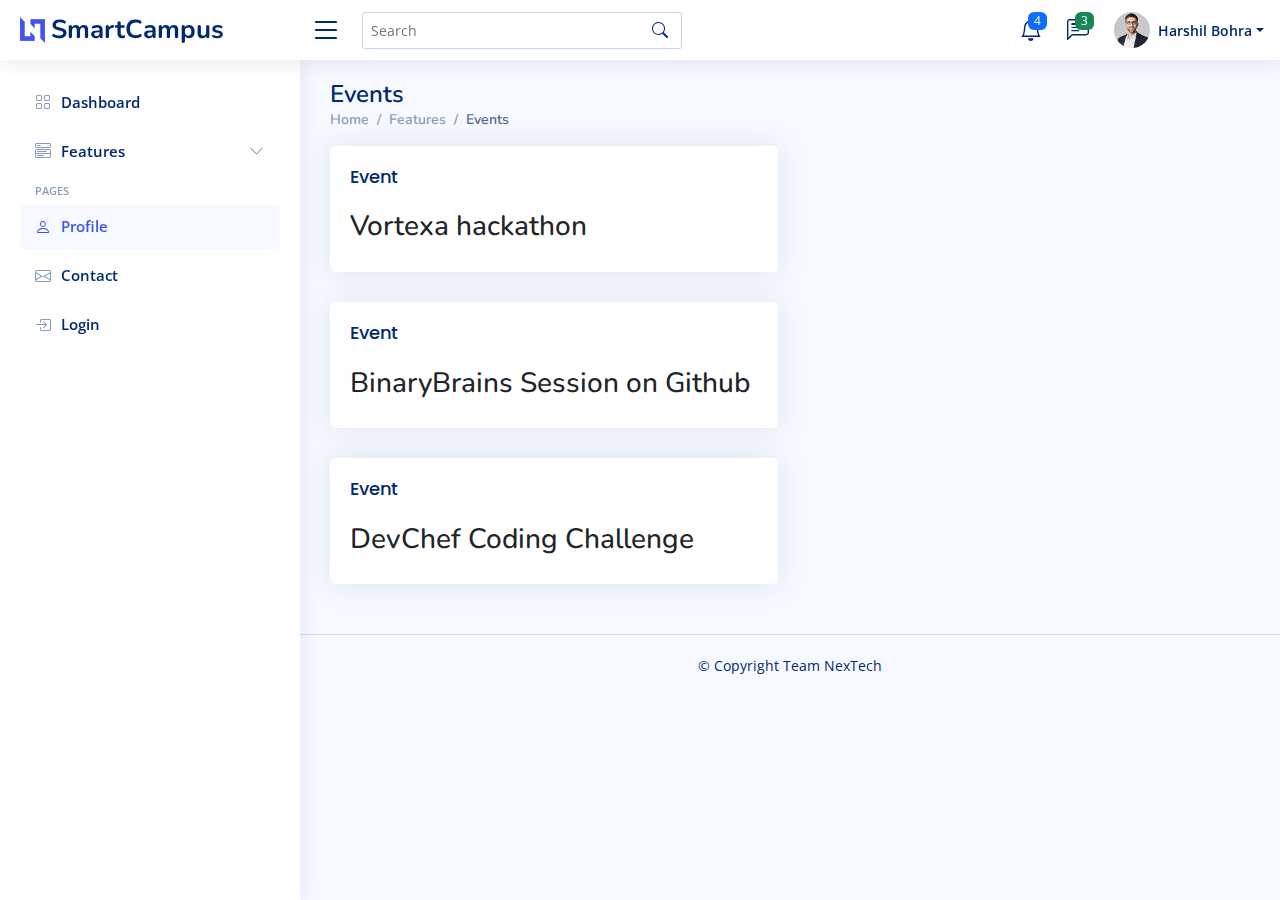
<file: components-badges.html>
<!DOCTYPE html>
<html lang="en">

<head>
  <meta charset="utf-8">
  <meta content="width=device-width, initial-scale=1.0" name="viewport">

  <title>Components / Badges - NiceAdmin Bootstrap Template</title>
  <meta content="" name="description">
  <meta content="" name="keywords">

  <!-- Favicons -->
  <link href="assets/img/favicon.png" rel="icon">
  <link href="assets/img/apple-touch-icon.png" rel="apple-touch-icon">

  <!-- Google Fonts -->
  <link href="https://fonts.gstatic.com" rel="preconnect">
  <link href="https://fonts.googleapis.com/css?family=Open+Sans:300,300i,400,400i,600,600i,700,700i|Nunito:300,300i,400,400i,600,600i,700,700i|Poppins:300,300i,400,400i,500,500i,600,600i,700,700i" rel="stylesheet">

  <!-- Vendor CSS Files -->
  <link href="assets/vendor/bootstrap/css/bootstrap.min.css" rel="stylesheet">
  <link href="assets/vendor/bootstrap-icons/bootstrap-icons.css" rel="stylesheet">
  <link href="assets/vendor/boxicons/css/boxicons.min.css" rel="stylesheet">
  <link href="assets/vendor/quill/quill.snow.css" rel="stylesheet">
  <link href="assets/vendor/quill/quill.bubble.css" rel="stylesheet">
  <link href="assets/vendor/remixicon/remixicon.css" rel="stylesheet">
  <link href="assets/vendor/simple-datatables/style.css" rel="stylesheet">

  <!-- Template Main CSS File -->
  <link href="assets/css/style.css" rel="stylesheet">

  
</head>

<body>

  <!-- ======= Header ======= -->
  <header id="header" class="header fixed-top d-flex align-items-center">

    <div class="d-flex align-items-center justify-content-between">
      <a href="index.html" class="logo d-flex align-items-center">
        <img src="assets/img/logo.png" alt="">
        <span class="d-none d-lg-block">SmartCampus</span>
      </a>
      <i class="bi bi-list toggle-sidebar-btn"></i>
    </div><!-- End Logo -->

    <div class="search-bar">
      <form class="search-form d-flex align-items-center" method="POST" action="#">
        <input type="text" name="query" placeholder="Search" title="Enter search keyword">
        <button type="submit" title="Search"><i class="bi bi-search"></i></button>
      </form>
    </div><!-- End Search Bar -->

    <nav class="header-nav ms-auto">
      <ul class="d-flex align-items-center">

        <li class="nav-item d-block d-lg-none">
          <a class="nav-link nav-icon search-bar-toggle " href="#">
            <i class="bi bi-search"></i>
          </a>
        </li><!-- End Search Icon-->

        <li class="nav-item dropdown">

          <a class="nav-link nav-icon" href="#" data-bs-toggle="dropdown">
            <i class="bi bi-bell"></i>
            <span class="badge bg-primary badge-number">4</span>
          </a><!-- End Notification Icon -->

          <ul class="dropdown-menu dropdown-menu-end dropdown-menu-arrow notifications">
            <li class="dropdown-header">
              You have 1 new notifications
              <a href="#"><span class="badge rounded-pill bg-primary p-2 ms-2">View all</span></a>
            </li>
            <li>
              <hr class="dropdown-divider">
            </li>

            <li class="notification-item">
              <i class="bi bi-exclamation-circle text-warning"></i>
              <div>
                <h4>Dheeraj Agarwal</h4>
                <p>Placement Notification</p>
                <p>30 min. ago</p>
              </div>
            </li>

            <li>
              <hr class="dropdown-divider">
            </li>


        

          </ul>

        </li><!-- End Notification Nav -->

        <li class="nav-item dropdown">

          <a class="nav-link nav-icon" href="#" data-bs-toggle="dropdown">
            <i class="bi bi-chat-left-text"></i>
            <span class="badge bg-success badge-number">3</span>
          </a><!-- End Messages Icon -->

          <ul class="dropdown-menu dropdown-menu-end dropdown-menu-arrow messages">
            <li class="dropdown-header">
              You have 1 new messages
              <a href="#"><span class="badge rounded-pill bg-primary p-2 ms-2">View all</span></a>
            </li>
            <li>
              <hr class="dropdown-divider">
            </li>

            <li class="message-item">
              <a href="#">
                
                <div>
                  <h4>Dheeraj Agarwal</h4>
                  <p>Placement Notification</p>
                  <p>4 hrs. ago</p>
                </div>
              </a>
            </li>
           

          </ul><!-- End Messages Dropdown Items -->

        </li><!-- End Messages Nav -->

        <li class="nav-item dropdown pe-3">

          <a class="nav-link nav-profile d-flex align-items-center pe-0" href="#" data-bs-toggle="dropdown">
            <img src="assets/img/profile-img.jpg" alt="Profile" class="rounded-circle">
            <span class="d-none d-md-block dropdown-toggle ps-2">Harshil Bohra</span>
          </a><!-- End Profile Iamge Icon -->

          <ul class="dropdown-menu dropdown-menu-end dropdown-menu-arrow profile">
            <li class="dropdown-header">
              <h6>Harshil Bohra</h6>
              <span>Information technology</span>
            </li>
            <li>
              <hr class="dropdown-divider">
            </li>

            <li>
              <a class="dropdown-item d-flex align-items-center" href="users-profile.html">
                <i class="bi bi-person"></i>
                <span>My Profile</span>
              </a>
            </li>
            <li>
              <hr class="dropdown-divider">
            </li>

            <li>
              <a class="dropdown-item d-flex align-items-center" href="users-profile.html">
                <i class="bi bi-gear"></i>
                <span>Account Settings</span>
              </a>
            </li>
            <li>
              <hr class="dropdown-divider">
            </li>

            <li>
              <a class="dropdown-item d-flex align-items-center" href="pages-faq.html">
                <i class="bi bi-question-circle"></i>
                <span>Need Help?</span>
              </a>
            </li>
            <li>
              <hr class="dropdown-divider">
            </li>

            <li>
              <a class="dropdown-item d-flex align-items-center" href="#">
                <i class="bi bi-box-arrow-right"></i>
                <span>Sign Out</span>
              </a>
            </li>

          </ul><!-- End Profile Dropdown Items -->
        </li><!-- End Profile Nav -->

      </ul>
    </nav><!-- End Icons Navigation -->

  </header><!-- End Header -->

  <!-- ======= Sidebar ======= -->
  <aside id="sidebar" class="sidebar">

    <ul class="sidebar-nav" id="sidebar-nav">

      <li class="nav-item">
        <a class="nav-link collapsed" href="index.html">
          <i class="bi bi-grid"></i>
          <span>Dashboard</span>
        </a>
      </li><!-- End Dashboard Nav -->

      <li class="nav-item">
        <a class="nav-link collapsed" data-bs-target="#components-nav" data-bs-toggle="collapse" href="#">
          <i class="bi bi-menu-button-wide"></i><span>Features</span><i class="bi bi-chevron-down ms-auto"></i>
        </a>
        <ul id="components-nav" class="nav-content collapse " data-bs-parent="#sidebar-nav">
          <li>
            <a href="components-alerts.html">
              <i class="bi bi-circle"></i><span>Attendance</span>
            </a>
          </li>
          <li>
            <a href="components-accordion.html">
              <i class="bi bi-circle"></i><span>Class-Schedule</span>
            </a>
          </li>
          <li>
            <a href="components-badges.html">
              <i class="bi bi-circle"></i><span>Events</span>
            </a>
          </li>
          <li>
            <a href="components-breadcrumbs.html">
              <i class="bi bi-circle"></i><span>Fees Payment</span>
            </a>
          </li>
          <li>
            <a href="components-progress.html">
              <i class="bi bi-circle"></i><span>Online Library</span>
            </a>
          </li>
          
        </ul>
      </li><!-- End Components Nav -->

      <li class="nav-heading">Pages</li>

      <li class="nav-item">
        <a class="nav-link " href="users-profile.html">
          <i class="bi bi-person"></i>
          <span>Profile</span>
        </a>
      </li><!-- End Profile Page Nav -->

      

      <li class="nav-item">
        <a class="nav-link collapsed" href="pages-contact.html">
          <i class="bi bi-envelope"></i>
          <span>Contact</span>
        </a>
      </li><!-- End Contact Page Nav -->

      

      <li class="nav-item">
        <a class="nav-link collapsed" href="pages-login.html">
          <i class="bi bi-box-arrow-in-right"></i>
          <span>Login</span>
        </a>
      </li><!-- End Login Page Nav -->

     

    </ul>

  </aside><!-- End Sidebar-->

  <main id="main" class="main">

    <div class="pagetitle">
      <h1>Events</h1>
      <nav>
        <ol class="breadcrumb">
          <li class="breadcrumb-item"><a href="index.html">Home</a></li>
          <li class="breadcrumb-item">Features</li>
          <li class="breadcrumb-item active">Events</li>
        </ol>
      </nav>
    </div><!-- End Page Title -->

    <section class="section">
      <div class="row">

        <div class="col-lg-6">

          <div class="card">
            <div class="card-body">
              <h5 class="card-title">Event</h5>

              <h3>Vortexa hackathon</h3>
            </div>
          </div>
          <div class="card">
            <div class="card-body">
              <h5 class="card-title">Event</h5>

              <h3>BinaryBrains Session on Github</h3>
            </div>
          </div>
          <div class="card">
            <div class="card-body">
              <h5 class="card-title">Event</h5>

              <h3>DevChef Coding Challenge</h3>
            </div>
          </div>

          

          
        </div>

        

        </div>

      </div>
    </section>

  </main><!-- End #main -->

  <!-- ======= Footer ======= -->
  <footer id="footer" class="footer">
    <div class="copyright">
      &copy; Copyright Team NexTech
    </div>
    <div class="credits">
      
     
    </div>
  </footer><!-- End Footer -->

  <a href="#" class="back-to-top d-flex align-items-center justify-content-center"><i class="bi bi-arrow-up-short"></i></a>

  <!-- Vendor JS Files -->
  <script src="assets/vendor/apexcharts/apexcharts.min.js"></script>
  <script src="assets/vendor/bootstrap/js/bootstrap.bundle.min.js"></script>
  <script src="assets/vendor/chart.js/chart.umd.js"></script>
  <script src="assets/vendor/echarts/echarts.min.js"></script>
  <script src="assets/vendor/quill/quill.js"></script>
  <script src="assets/vendor/simple-datatables/simple-datatables.js"></script>
  <script src="assets/vendor/tinymce/tinymce.min.js"></script>
  <script src="assets/vendor/php-email-form/validate.js"></script>

  <!-- Template Main JS File -->
  <script src="assets/js/main.js"></script>

</body>

</html>
</file>
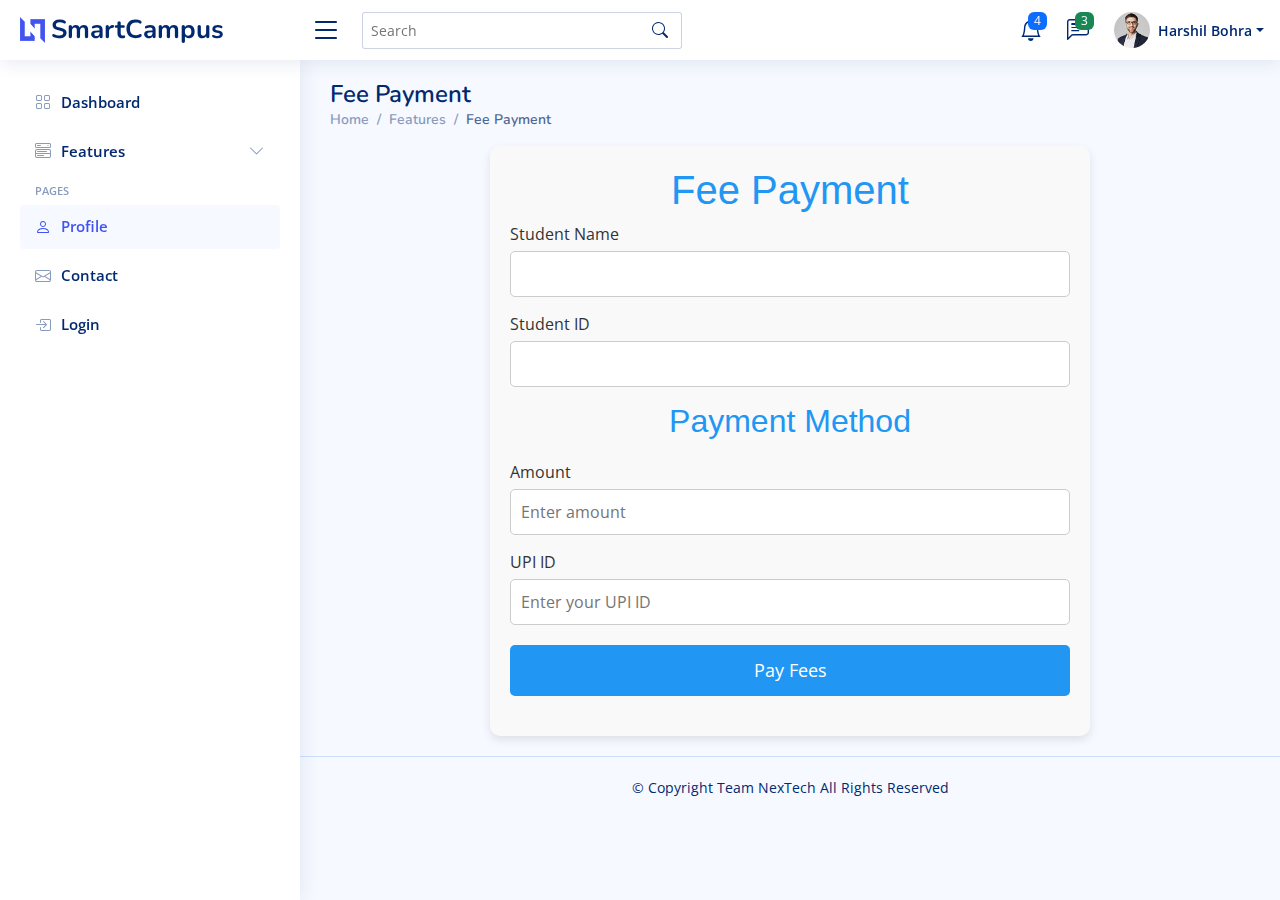
<file: components-breadcrumbs.html>
<!DOCTYPE html>
<html lang="en">

<head>
  <meta charset="utf-8">
  <meta content="width=device-width, initial-scale=1.0" name="viewport">

  <title>Components / Breadcrumbs - NiceAdmin Bootstrap Template</title>
  <meta content="" name="description">
  <meta content="" name="keywords">

  <!-- Favicons -->
  <link href="assets/img/favicon.png" rel="icon">
  <link href="assets/img/apple-touch-icon.png" rel="apple-touch-icon">

  <!-- Google Fonts -->
  <link href="https://fonts.gstatic.com" rel="preconnect">
  <link href="https://fonts.googleapis.com/css?family=Open+Sans:300,300i,400,400i,600,600i,700,700i|Nunito:300,300i,400,400i,600,600i,700,700i|Poppins:300,300i,400,400i,500,500i,600,600i,700,700i" rel="stylesheet">

  <!-- Vendor CSS Files -->
  <link href="assets/vendor/bootstrap/css/bootstrap.min.css" rel="stylesheet">
  <link href="assets/vendor/bootstrap-icons/bootstrap-icons.css" rel="stylesheet">
  <link href="assets/vendor/boxicons/css/boxicons.min.css" rel="stylesheet">
  <link href="assets/vendor/quill/quill.snow.css" rel="stylesheet">
  <link href="assets/vendor/quill/quill.bubble.css" rel="stylesheet">
  <link href="assets/vendor/remixicon/remixicon.css" rel="stylesheet">
  <link href="assets/vendor/simple-datatables/style.css" rel="stylesheet">

  <!-- Template Main CSS File -->
  <link href="assets/css/style.css" rel="stylesheet">

  
</head>

<body>

  <!-- ======= Header ======= -->
  <header id="header" class="header fixed-top d-flex align-items-center">

    <div class="d-flex align-items-center justify-content-between">
      <a href="index.html" class="logo d-flex align-items-center">
        <img src="assets/img/logo.png" alt="">
        <span class="d-none d-lg-block">SmartCampus</span>
      </a>
      <i class="bi bi-list toggle-sidebar-btn"></i>
    </div><!-- End Logo -->

    <div class="search-bar">
      <form class="search-form d-flex align-items-center" method="POST" action="#">
        <input type="text" name="query" placeholder="Search" title="Enter search keyword">
        <button type="submit" title="Search"><i class="bi bi-search"></i></button>
      </form>
    </div><!-- End Search Bar -->

    <nav class="header-nav ms-auto">
      <ul class="d-flex align-items-center">

        <li class="nav-item d-block d-lg-none">
          <a class="nav-link nav-icon search-bar-toggle " href="#">
            <i class="bi bi-search"></i>
          </a>
        </li><!-- End Search Icon-->

        <li class="nav-item dropdown">

          <a class="nav-link nav-icon" href="#" data-bs-toggle="dropdown">
            <i class="bi bi-bell"></i>
            <span class="badge bg-primary badge-number">4</span>
          </a><!-- End Notification Icon -->

          <ul class="dropdown-menu dropdown-menu-end dropdown-menu-arrow notifications">
            <li class="dropdown-header">
              You have 1 new notifications
              <a href="#"><span class="badge rounded-pill bg-primary p-2 ms-2">View all</span></a>
            </li>
            <li>
              <hr class="dropdown-divider">
            </li>

            <li class="notification-item">
              <i class="bi bi-exclamation-circle text-warning"></i>
              <div>
                <h4>Dheeraj Agarwal</h4>
                <p>Placement Notification</p>
                <p>30 min. ago</p>
              </div>
            </li>

            <li>
              <hr class="dropdown-divider">
            </li>


        

          </ul>

        </li><!-- End Notification Nav -->

        <li class="nav-item dropdown">

          <a class="nav-link nav-icon" href="#" data-bs-toggle="dropdown">
            <i class="bi bi-chat-left-text"></i>
            <span class="badge bg-success badge-number">3</span>
          </a><!-- End Messages Icon -->

          <ul class="dropdown-menu dropdown-menu-end dropdown-menu-arrow messages">
            <li class="dropdown-header">
              You have 1 new messages
              <a href="#"><span class="badge rounded-pill bg-primary p-2 ms-2">View all</span></a>
            </li>
            <li>
              <hr class="dropdown-divider">
            </li>

            <li class="message-item">
              <a href="#">
                
                <div>
                  <h4>Dheeraj Agarwal</h4>
                  <p>Placement Notification</p>
                  <p>4 hrs. ago</p>
                </div>
              </a>
            </li>
           

          </ul><!-- End Messages Dropdown Items -->

        </li><!-- End Messages Nav -->

        <li class="nav-item dropdown pe-3">

          <a class="nav-link nav-profile d-flex align-items-center pe-0" href="#" data-bs-toggle="dropdown">
            <img src="assets/img/profile-img.jpg" alt="Profile" class="rounded-circle">
            <span class="d-none d-md-block dropdown-toggle ps-2">Harshil Bohra</span>
          </a><!-- End Profile Iamge Icon -->

          <ul class="dropdown-menu dropdown-menu-end dropdown-menu-arrow profile">
            <li class="dropdown-header">
              <h6>Harshil Bohra</h6>
              <span>Information technology</span>
            </li>
            <li>
              <hr class="dropdown-divider">
            </li>

            <li>
              <a class="dropdown-item d-flex align-items-center" href="users-profile.html">
                <i class="bi bi-person"></i>
                <span>My Profile</span>
              </a>
            </li>
            <li>
              <hr class="dropdown-divider">
            </li>

            <li>
              <a class="dropdown-item d-flex align-items-center" href="users-profile.html">
                <i class="bi bi-gear"></i>
                <span>Account Settings</span>
              </a>
            </li>
            <li>
              <hr class="dropdown-divider">
            </li>

            <li>
              <a class="dropdown-item d-flex align-items-center" href="pages-faq.html">
                <i class="bi bi-question-circle"></i>
                <span>Need Help?</span>
              </a>
            </li>
            <li>
              <hr class="dropdown-divider">
            </li>

            <li>
              <a class="dropdown-item d-flex align-items-center" href="#">
                <i class="bi bi-box-arrow-right"></i>
                <span>Sign Out</span>
              </a>
            </li>

          </ul><!-- End Profile Dropdown Items -->
        </li><!-- End Profile Nav -->

      </ul>
    </nav><!-- End Icons Navigation -->

  </header><!-- End Header -->

  <!-- ======= Sidebar ======= -->
  <aside id="sidebar" class="sidebar">

    <ul class="sidebar-nav" id="sidebar-nav">

      <li class="nav-item">
        <a class="nav-link collapsed" href="index.html">
          <i class="bi bi-grid"></i>
          <span>Dashboard</span>
        </a>
      </li><!-- End Dashboard Nav -->

      <li class="nav-item">
        <a class="nav-link collapsed" data-bs-target="#components-nav" data-bs-toggle="collapse" href="#">
          <i class="bi bi-menu-button-wide"></i><span>Features</span><i class="bi bi-chevron-down ms-auto"></i>
        </a>
        <ul id="components-nav" class="nav-content collapse " data-bs-parent="#sidebar-nav">
          <li>
            <a href="components-alerts.html">
              <i class="bi bi-circle"></i><span>Attendance</span>
            </a>
          </li>
          <li>
            <a href="components-accordion.html">
              <i class="bi bi-circle"></i><span>Class-Schedule</span>
            </a>
          </li>
          <li>
            <a href="components-badges.html">
              <i class="bi bi-circle"></i><span>Events</span>
            </a>
          </li>
          <li>
            <a href="components-breadcrumbs.html">
              <i class="bi bi-circle"></i><span>Fees Payment</span>
            </a>
          </li>
          <li>
            <a href="components-progress.html">
              <i class="bi bi-circle"></i><span>Online Library</span>
            </a>
          </li>
          
        </ul>
      </li><!-- End Components Nav -->

      <li class="nav-heading">Pages</li>

      <li class="nav-item">
        <a class="nav-link " href="users-profile.html">
          <i class="bi bi-person"></i>
          <span>Profile</span>
        </a>
      </li><!-- End Profile Page Nav -->

      

      <li class="nav-item">
        <a class="nav-link collapsed" href="pages-contact.html">
          <i class="bi bi-envelope"></i>
          <span>Contact</span>
        </a>
      </li><!-- End Contact Page Nav -->

      

      <li class="nav-item">
        <a class="nav-link collapsed" href="pages-login.html">
          <i class="bi bi-box-arrow-in-right"></i>
          <span>Login</span>
        </a>
      </li><!-- End Login Page Nav -->

     

    </ul>

  </aside><!-- End Sidebar-->

  <main id="main" class="main">

    <div class="pagetitle">
      <h1>Fee Payment</h1>
      <nav>
        <ol class="breadcrumb">
          <li class="breadcrumb-item"><a href="index.html">Home</a></li>
          <li class="breadcrumb-item">Features</li>
          <li class="breadcrumb-item active">Fee Payment</li>
        </ol>
      </nav>
    </div><!-- End Page Title -->

    <div class="container" style="max-width: 600px; margin: 0 auto; padding: 20px; background-color: #f9f9f9; border-radius: 10px; box-shadow: 0 4px 10px rgba(0, 0, 0, 0.1);">
      <h1 style="text-align: center; color: #2196F3; font-family: Arial, sans-serif;">Fee Payment</h1>
  
      <form id="feePaymentForm">
          <!-- Student Info -->
          <div class="form-group" style="margin-bottom: 15px;">
              <label for="studentName" style="display: block; margin-bottom: 5px; font-size: 16px; color: #333;">Student Name</label>
              <input type="text" id="studentName" style="width: 100%; padding: 10px; border: 1px solid #ccc; border-radius: 5px;" required>
          </div>
  
          <div class="form-group" style="margin-bottom: 15px;">
              <label for="studentID" style="display: block; margin-bottom: 5px; font-size: 16px; color: #333;">Student ID</label>
              <input type="text" id="studentID" style="width: 100%; padding: 10px; border: 1px solid #ccc; border-radius: 5px;" required>
          </div>
  
          <!-- Payment Method -->
          <h2 style="text-align: center; color: #2196F3; font-family: Arial, sans-serif; margin-bottom: 20px;">Payment Method</h2>
  
          <div class="form-group" style="margin-bottom: 15px;">
              <label for="amountPaid" style="display: block; margin-bottom: 5px; font-size: 16px; color: #333;">Amount</label>
              <input type="number" id="amountPaid" placeholder="Enter amount" style="width: 100%; padding: 10px; border: 1px solid #ccc; border-radius: 5px;" required>
          </div>
  
          <!-- UPI Payment -->
          <div class="form-group" style="margin-bottom: 20px;">
              <label for="upiID" style="display: block; margin-bottom: 5px; font-size: 16px; color: #333;">UPI ID</label>
              <input type="text" id="upiID" placeholder="Enter your UPI ID" style="width: 100%; padding: 10px; border: 1px solid #ccc; border-radius: 5px;" required>
          </div>
  
          <!-- Submit Button -->
          <button type="submit" class="submit-button" style="width: 100%; padding: 12px; background-color: #2196F3; color: white; border: none; border-radius: 5px; font-size: 18px; cursor: pointer; transition: background-color 0.3s;">
              Pay Fees
          </button>
      </form>
  
      <div id="confirmationMessage" style="margin-top: 20px; font-size: 16px; text-align: center; color: #4CAF50;"></div>
  </div>
  

  </main><!-- End #main -->

  <!-- ======= Footer ======= -->
  <footer id="footer" class="footer">
    <div class="copyright">
      &copy; Copyright Team NexTech All Rights Reserved
    </div>
    <div class="credits">
      
      
    </div>
  </footer><!-- End Footer -->

  <a href="#" class="back-to-top d-flex align-items-center justify-content-center"><i class="bi bi-arrow-up-short"></i></a>

  <!-- Vendor JS Files -->
  <script src="assets/vendor/apexcharts/apexcharts.min.js"></script>
  <script src="assets/vendor/bootstrap/js/bootstrap.bundle.min.js"></script>
  <script src="assets/vendor/chart.js/chart.umd.js"></script>
  <script src="assets/vendor/echarts/echarts.min.js"></script>
  <script src="assets/vendor/quill/quill.js"></script>
  <script src="assets/vendor/simple-datatables/simple-datatables.js"></script>
  <script src="assets/vendor/tinymce/tinymce.min.js"></script>
  <script src="assets/vendor/php-email-form/validate.js"></script>

  <!-- Template Main JS File -->
  <script src="assets/js/main.js"></script>

</body>

</html>
</file>
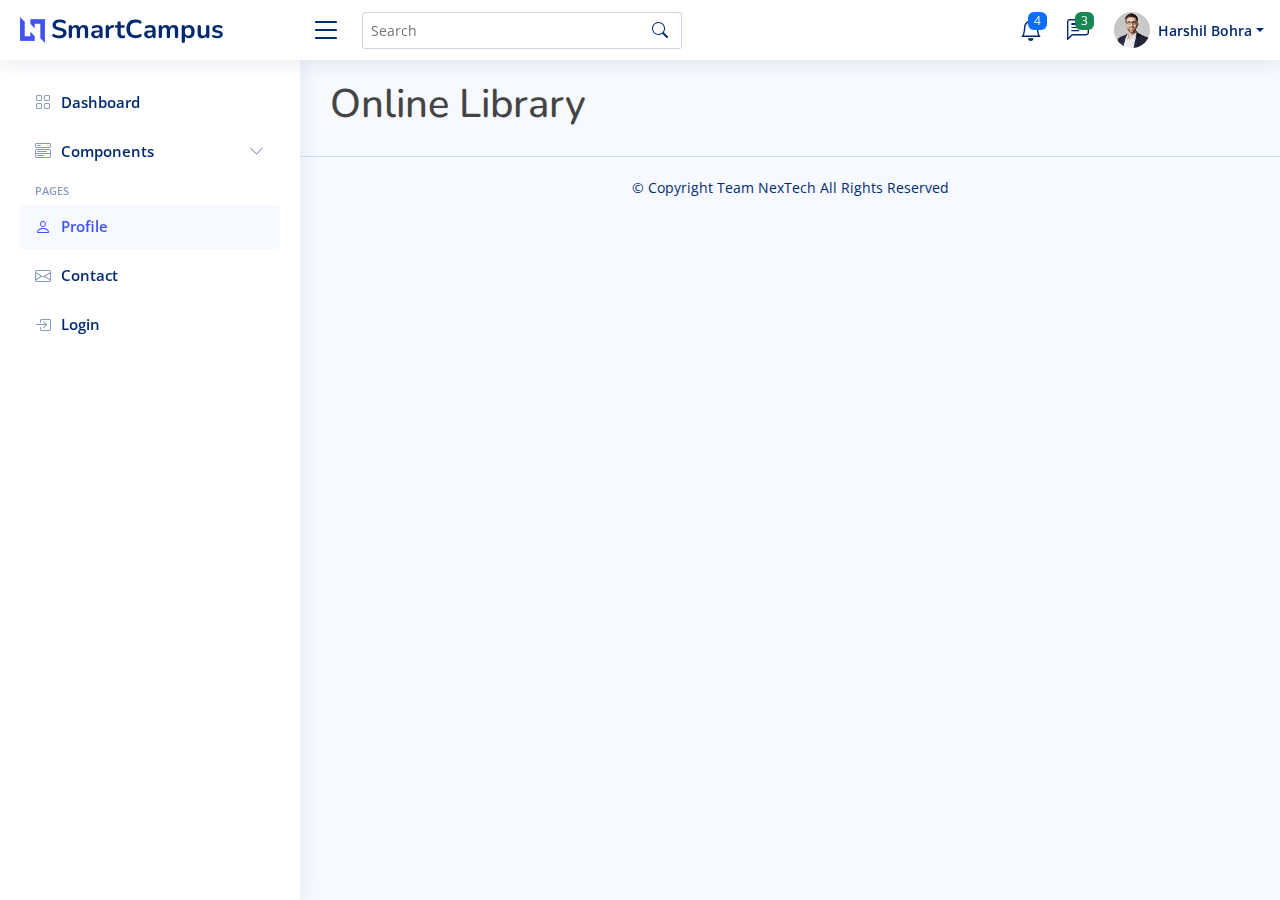
<file: components-progress.html>
<!DOCTYPE html>
<html lang="en">

<head>
  <meta charset="utf-8">
  <meta content="width=device-width, initial-scale=1.0" name="viewport">

  <title>Components / Progress - NiceAdmin Bootstrap Template</title>
  <meta content="" name="description">
  <meta content="" name="keywords">

  <!-- Favicons -->
  <link href="assets/img/favicon.png" rel="icon">
  <link href="assets/img/apple-touch-icon.png" rel="apple-touch-icon">

  <!-- Google Fonts -->
  <link href="https://fonts.gstatic.com" rel="preconnect">
  <link href="https://fonts.googleapis.com/css?family=Open+Sans:300,300i,400,400i,600,600i,700,700i|Nunito:300,300i,400,400i,600,600i,700,700i|Poppins:300,300i,400,400i,500,500i,600,600i,700,700i" rel="stylesheet">

  <!-- Vendor CSS Files -->
  <link href="assets/vendor/bootstrap/css/bootstrap.min.css" rel="stylesheet">
  <link href="assets/vendor/bootstrap-icons/bootstrap-icons.css" rel="stylesheet">
  <link href="assets/vendor/boxicons/css/boxicons.min.css" rel="stylesheet">
  <link href="assets/vendor/quill/quill.snow.css" rel="stylesheet">
  <link href="assets/vendor/quill/quill.bubble.css" rel="stylesheet">
  <link href="assets/vendor/remixicon/remixicon.css" rel="stylesheet">
  <link href="assets/vendor/simple-datatables/style.css" rel="stylesheet">

  <!-- Template Main CSS File -->
  <link href="assets/css/style.css" rel="stylesheet">

 
</head>

<body>

  <!-- ======= Header ======= -->
  <header id="header" class="header fixed-top d-flex align-items-center">

    <div class="d-flex align-items-center justify-content-between">
      <a href="index.html" class="logo d-flex align-items-center">
        <img src="assets/img/logo.png" alt="">
        <span class="d-none d-lg-block">SmartCampus</span>
      </a>
      <i class="bi bi-list toggle-sidebar-btn"></i>
    </div><!-- End Logo -->

    <div class="search-bar">
      <form class="search-form d-flex align-items-center" method="POST" action="#">
        <input type="text" name="query" placeholder="Search" title="Enter search keyword">
        <button type="submit" title="Search"><i class="bi bi-search"></i></button>
      </form>
    </div><!-- End Search Bar -->

    <nav class="header-nav ms-auto">
      <ul class="d-flex align-items-center">

        <li class="nav-item d-block d-lg-none">
          <a class="nav-link nav-icon search-bar-toggle " href="#">
            <i class="bi bi-search"></i>
          </a>
        </li><!-- End Search Icon-->

        <li class="nav-item dropdown">

          <a class="nav-link nav-icon" href="#" data-bs-toggle="dropdown">
            <i class="bi bi-bell"></i>
            <span class="badge bg-primary badge-number">4</span>
          </a><!-- End Notification Icon -->

          <ul class="dropdown-menu dropdown-menu-end dropdown-menu-arrow notifications">
            <li class="dropdown-header">
              You have 1 new notifications
              <a href="#"><span class="badge rounded-pill bg-primary p-2 ms-2">View all</span></a>
            </li>
            <li>
              <hr class="dropdown-divider">
            </li>

            <li class="notification-item">
              <i class="bi bi-exclamation-circle text-warning"></i>
              <div>
                <h4>Dheeraj Agarwal</h4>
                <p>Placement Notification</p>
                <p>30 min. ago</p>
              </div>
            </li>

            <li>
              <hr class="dropdown-divider">
            </li>


        

          </ul>

        </li><!-- End Notification Nav -->

        <li class="nav-item dropdown">

          <a class="nav-link nav-icon" href="#" data-bs-toggle="dropdown">
            <i class="bi bi-chat-left-text"></i>
            <span class="badge bg-success badge-number">3</span>
          </a><!-- End Messages Icon -->

          <ul class="dropdown-menu dropdown-menu-end dropdown-menu-arrow messages">
            <li class="dropdown-header">
              You have 1 new messages
              <a href="#"><span class="badge rounded-pill bg-primary p-2 ms-2">View all</span></a>
            </li>
            <li>
              <hr class="dropdown-divider">
            </li>

            <li class="message-item">
              <a href="#">
                
                <div>
                  <h4>Dheeraj Agarwal</h4>
                  <p>Placement Notification</p>
                  <p>4 hrs. ago</p>
                </div>
              </a>
            </li>
           

          </ul><!-- End Messages Dropdown Items -->

        </li><!-- End Messages Nav -->

        <li class="nav-item dropdown pe-3">

          <a class="nav-link nav-profile d-flex align-items-center pe-0" href="#" data-bs-toggle="dropdown">
            <img src="assets/img/profile-img.jpg" alt="Profile" class="rounded-circle">
            <span class="d-none d-md-block dropdown-toggle ps-2">Harshil Bohra</span>
          </a><!-- End Profile Iamge Icon -->

          <ul class="dropdown-menu dropdown-menu-end dropdown-menu-arrow profile">
            <li class="dropdown-header">
              <h6>Harshil Bohra</h6>
              <span>Information technology</span>
            </li>
            <li>
              <hr class="dropdown-divider">
            </li>

            <li>
              <a class="dropdown-item d-flex align-items-center" href="users-profile.html">
                <i class="bi bi-person"></i>
                <span>My Profile</span>
              </a>
            </li>
            <li>
              <hr class="dropdown-divider">
            </li>

            <li>
              <a class="dropdown-item d-flex align-items-center" href="users-profile.html">
                <i class="bi bi-gear"></i>
                <span>Account Settings</span>
              </a>
            </li>
            <li>
              <hr class="dropdown-divider">
            </li>

            <li>
              <a class="dropdown-item d-flex align-items-center" href="pages-faq.html">
                <i class="bi bi-question-circle"></i>
                <span>Need Help?</span>
              </a>
            </li>
            <li>
              <hr class="dropdown-divider">
            </li>

            <li>
              <a class="dropdown-item d-flex align-items-center" href="#">
                <i class="bi bi-box-arrow-right"></i>
                <span>Sign Out</span>
              </a>
            </li>

          </ul><!-- End Profile Dropdown Items -->
        </li><!-- End Profile Nav -->

      </ul>
    </nav><!-- End Icons Navigation -->

  </header><!-- End Header -->

  <!-- ======= Sidebar ======= -->
  <aside id="sidebar" class="sidebar">

    <ul class="sidebar-nav" id="sidebar-nav">

      <li class="nav-item">
        <a class="nav-link collapsed" href="index.html">
          <i class="bi bi-grid"></i>
          <span>Dashboard</span>
        </a>
      </li><!-- End Dashboard Nav -->

      <li class="nav-item">
        <a class="nav-link collapsed" data-bs-target="#components-nav" data-bs-toggle="collapse" href="#">
          <i class="bi bi-menu-button-wide"></i><span>Components</span><i class="bi bi-chevron-down ms-auto"></i>
        </a>
        <ul id="components-nav" class="nav-content collapse " data-bs-parent="#sidebar-nav">
          <li>
            <a href="components-alerts.html">
              <i class="bi bi-circle"></i><span>Attendance</span>
            </a>
          </li>
          <li>
            <a href="components-accordion.html">
              <i class="bi bi-circle"></i><span>Class-Scheduling</span>
            </a>
          </li>
          <li>
            <a href="components-badges.html">
              <i class="bi bi-circle"></i><span>Events</span>
            </a>
          </li>
          <li>
            <a href="components-breadcrumbs.html">
              <i class="bi bi-circle"></i><span>Fees Payment</span>
            </a>
          </li>
          <li>
            <a href="components-progress.html">
              <i class="bi bi-circle"></i><span>Online Library</span>
            </a>
          </li>
          
        </ul>
      </li><!-- End Components Nav -->

      <li class="nav-heading">Pages</li>

      <li class="nav-item">
        <a class="nav-link " href="users-profile.html">
          <i class="bi bi-person"></i>
          <span>Profile</span>
        </a>
      </li><!-- End Profile Page Nav -->

      

      <li class="nav-item">
        <a class="nav-link collapsed" href="pages-contact.html">
          <i class="bi bi-envelope"></i>
          <span>Contact</span>
        </a>
      </li><!-- End Contact Page Nav -->

      

      <li class="nav-item">
        <a class="nav-link collapsed" href="pages-login.html">
          <i class="bi bi-box-arrow-in-right"></i>
          <span>Login</span>
        </a>
      </li><!-- End Login Page Nav -->

     

    </ul>

  </aside><!-- End Sidebar-->

  <main id="main" class="main">

    <div style="align-content: center;">
      <h1>Online Library</h1>
    </div>

  </main><!-- End #main -->

  <!-- ======= Footer ======= -->
  <footer id="footer" class="footer">
    <div class="copyright">
      &copy; Copyright Team NexTech All Rights Reserved
    </div>
    <div class="credits">
     
     
    </div>
  </footer><!-- End Footer -->

  <a href="#" class="back-to-top d-flex align-items-center justify-content-center"><i class="bi bi-arrow-up-short"></i></a>

  <!-- Vendor JS Files -->
  <script src="assets/vendor/apexcharts/apexcharts.min.js"></script>
  <script src="assets/vendor/bootstrap/js/bootstrap.bundle.min.js"></script>
  <script src="assets/vendor/chart.js/chart.umd.js"></script>
  <script src="assets/vendor/echarts/echarts.min.js"></script>
  <script src="assets/vendor/quill/quill.js"></script>
  <script src="assets/vendor/simple-datatables/simple-datatables.js"></script>
  <script src="assets/vendor/tinymce/tinymce.min.js"></script>
  <script src="assets/vendor/php-email-form/validate.js"></script>

  <!-- Template Main JS File -->
  <script src="assets/js/main.js"></script>

</body>

</html>
</file>
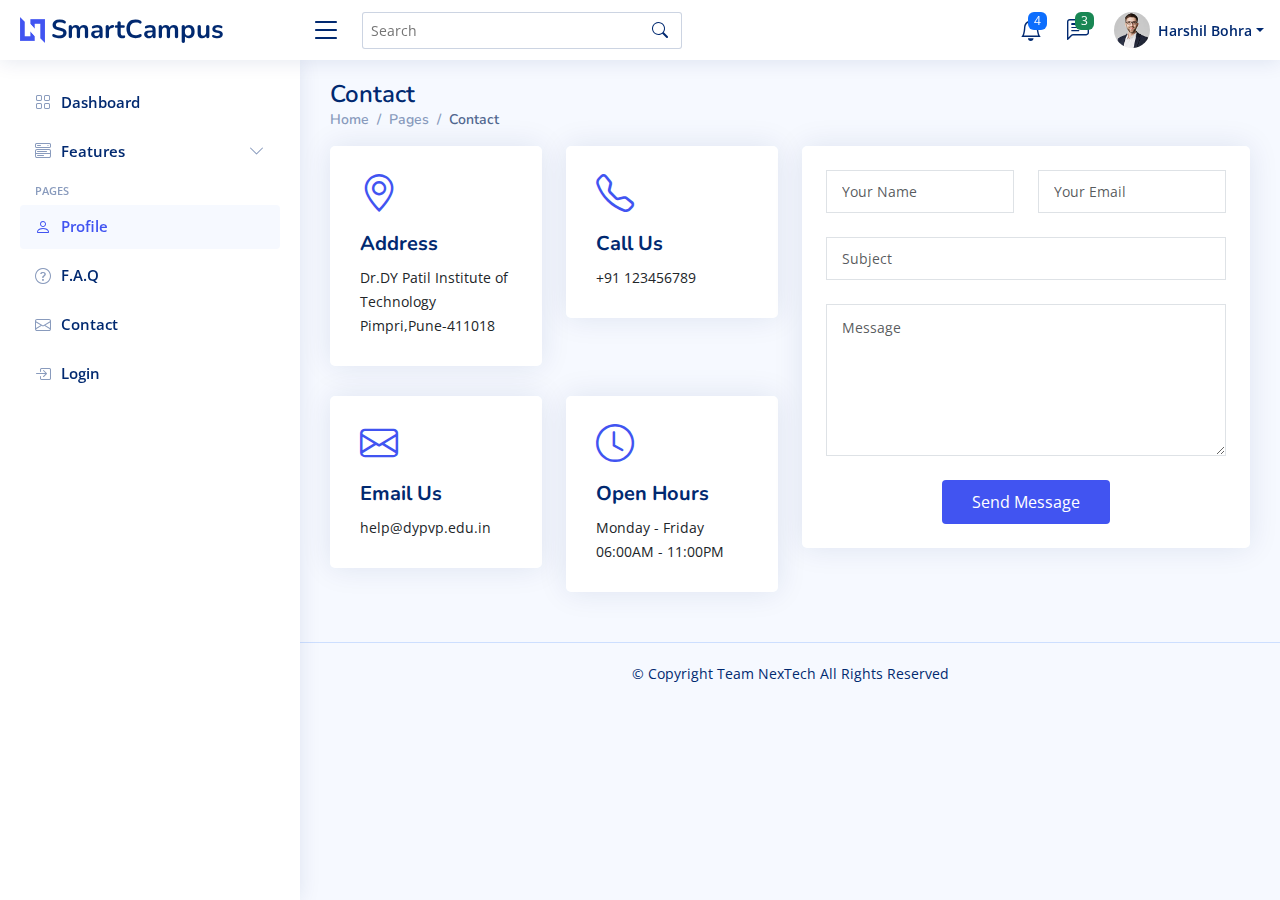
<file: pages-contact.html>
<!DOCTYPE html>
<html lang="en">

<head>
  <meta charset="utf-8">
  <meta content="width=device-width, initial-scale=1.0" name="viewport">

  <title>Pages / Contact - NiceAdmin Bootstrap Template</title>
  <meta content="" name="description">
  <meta content="" name="keywords">

  <!-- Favicons -->
  <link href="assets/img/favicon.png" rel="icon">
  <link href="assets/img/apple-touch-icon.png" rel="apple-touch-icon">

  <!-- Google Fonts -->
  <link href="https://fonts.gstatic.com" rel="preconnect">
  <link href="https://fonts.googleapis.com/css?family=Open+Sans:300,300i,400,400i,600,600i,700,700i|Nunito:300,300i,400,400i,600,600i,700,700i|Poppins:300,300i,400,400i,500,500i,600,600i,700,700i" rel="stylesheet">

  <!-- Vendor CSS Files -->
  <link href="assets/vendor/bootstrap/css/bootstrap.min.css" rel="stylesheet">
  <link href="assets/vendor/bootstrap-icons/bootstrap-icons.css" rel="stylesheet">
  <link href="assets/vendor/boxicons/css/boxicons.min.css" rel="stylesheet">
  <link href="assets/vendor/quill/quill.snow.css" rel="stylesheet">
  <link href="assets/vendor/quill/quill.bubble.css" rel="stylesheet">
  <link href="assets/vendor/remixicon/remixicon.css" rel="stylesheet">
  <link href="assets/vendor/simple-datatables/style.css" rel="stylesheet">

  <!-- Template Main CSS File -->
  <link href="assets/css/style.css" rel="stylesheet">

  
</head>

<body>

  <!-- ======= Header ======= -->
  <header id="header" class="header fixed-top d-flex align-items-center">

    <div class="d-flex align-items-center justify-content-between">
      <a href="index.html" class="logo d-flex align-items-center">
        <img src="assets/img/logo.png" alt="">
        <span class="d-none d-lg-block">SmartCampus</span>
      </a>
      <i class="bi bi-list toggle-sidebar-btn"></i>
    </div><!-- End Logo -->

    <div class="search-bar">
      <form class="search-form d-flex align-items-center" method="POST" action="#">
        <input type="text" name="query" placeholder="Search" title="Enter search keyword">
        <button type="submit" title="Search"><i class="bi bi-search"></i></button>
      </form>
    </div><!-- End Search Bar -->

    <nav class="header-nav ms-auto">
      <ul class="d-flex align-items-center">

        <li class="nav-item d-block d-lg-none">
          <a class="nav-link nav-icon search-bar-toggle " href="#">
            <i class="bi bi-search"></i>
          </a>
        </li><!-- End Search Icon-->

        <li class="nav-item dropdown">

          <a class="nav-link nav-icon" href="#" data-bs-toggle="dropdown">
            <i class="bi bi-bell"></i>
            <span class="badge bg-primary badge-number">4</span>
          </a><!-- End Notification Icon -->

          <ul class="dropdown-menu dropdown-menu-end dropdown-menu-arrow notifications">
            <li class="dropdown-header">
              You have 1 new notifications
              <a href="#"><span class="badge rounded-pill bg-primary p-2 ms-2">View all</span></a>
            </li>
            <li>
              <hr class="dropdown-divider">
            </li>

            <li class="notification-item">
              <i class="bi bi-exclamation-circle text-warning"></i>
              <div>
                <h4>Dheeraj Agarwal</h4>
                <p>Placement Notification</p>
                <p>30 min. ago</p>
              </div>
            </li>

            <li>
              <hr class="dropdown-divider">
            </li>


        

          </ul>

        </li><!-- End Notification Nav -->

        <li class="nav-item dropdown">

          <a class="nav-link nav-icon" href="#" data-bs-toggle="dropdown">
            <i class="bi bi-chat-left-text"></i>
            <span class="badge bg-success badge-number">3</span>
          </a><!-- End Messages Icon -->

          <ul class="dropdown-menu dropdown-menu-end dropdown-menu-arrow messages">
            <li class="dropdown-header">
              You have 1 new messages
              <a href="#"><span class="badge rounded-pill bg-primary p-2 ms-2">View all</span></a>
            </li>
            <li>
              <hr class="dropdown-divider">
            </li>

            <li class="message-item">
              <a href="#">
                
                <div>
                  <h4>Dheeraj Agarwal</h4>
                  <p>Placement Notification</p>
                  <p>4 hrs. ago</p>
                </div>
              </a>
            </li>
           

          </ul><!-- End Messages Dropdown Items -->

        </li><!-- End Messages Nav -->

        <li class="nav-item dropdown pe-3">

          <a class="nav-link nav-profile d-flex align-items-center pe-0" href="#" data-bs-toggle="dropdown">
            <img src="assets/img/profile-img.jpg" alt="Profile" class="rounded-circle">
            <span class="d-none d-md-block dropdown-toggle ps-2">Harshil Bohra</span>
          </a><!-- End Profile Iamge Icon -->

          <ul class="dropdown-menu dropdown-menu-end dropdown-menu-arrow profile">
            <li class="dropdown-header">
              <h6>Harshil Bohra</h6>
              <span>Information technology</span>
            </li>
            <li>
              <hr class="dropdown-divider">
            </li>

            <li>
              <a class="dropdown-item d-flex align-items-center" href="users-profile.html">
                <i class="bi bi-person"></i>
                <span>My Profile</span>
              </a>
            </li>
            <li>
              <hr class="dropdown-divider">
            </li>

            <li>
              <a class="dropdown-item d-flex align-items-center" href="users-profile.html">
                <i class="bi bi-gear"></i>
                <span>Account Settings</span>
              </a>
            </li>
            <li>
              <hr class="dropdown-divider">
            </li>

            <li>
              <a class="dropdown-item d-flex align-items-center" href="pages-faq.html">
                <i class="bi bi-question-circle"></i>
                <span>Need Help?</span>
              </a>
            </li>
            <li>
              <hr class="dropdown-divider">
            </li>

            <li>
              <a class="dropdown-item d-flex align-items-center" href="#">
                <i class="bi bi-box-arrow-right"></i>
                <span>Sign Out</span>
              </a>
            </li>

          </ul><!-- End Profile Dropdown Items -->
        </li><!-- End Profile Nav -->

      </ul>
    </nav><!-- End Icons Navigation -->

  </header><!-- End Header -->

  <!-- ======= Sidebar ======= -->
  <aside id="sidebar" class="sidebar">

    <ul class="sidebar-nav" id="sidebar-nav">

      <li class="nav-item">
        <a class="nav-link collapsed" href="index.html">
          <i class="bi bi-grid"></i>
          <span>Dashboard</span>
        </a>
      </li><!-- End Dashboard Nav -->

      <li class="nav-item">
        <a class="nav-link collapsed" data-bs-target="#components-nav" data-bs-toggle="collapse" href="#">
          <i class="bi bi-menu-button-wide"></i><span>Features</span><i class="bi bi-chevron-down ms-auto"></i>
        </a>
        <ul id="components-nav" class="nav-content collapse " data-bs-parent="#sidebar-nav">
          <li>
            <a href="components-alerts.html">
              <i class="bi bi-circle"></i><span>Attendance</span>
            </a>
          </li>
          <li>
            <a href="components-accordion.html">
              <i class="bi bi-circle"></i><span>Class-Scheduling</span>
            </a>
          </li>
          <li>
            <a href="components-badges.html">
              <i class="bi bi-circle"></i><span>Events</span>
            </a>
          </li>
          <li>
            <a href="components-breadcrumbs.html">
              <i class="bi bi-circle"></i><span>Fees Payment</span>
            </a>
          </li>
          <li>
            <a href="components-progress.html">
              <i class="bi bi-circle"></i><span>Online Library</span>
            </a>
          </li>
          
        </ul>
      </li><!-- End Components Nav -->

      <li class="nav-heading">Pages</li>

      <li class="nav-item">
        <a class="nav-link " href="users-profile.html">
          <i class="bi bi-person"></i>
          <span>Profile</span>
        </a>
      </li><!-- End Profile Page Nav -->

      <li class="nav-item">
        <a class="nav-link collapsed" href="pages-faq.html">
          <i class="bi bi-question-circle"></i>
          <span>F.A.Q</span>
        </a>
      </li><!-- End F.A.Q Page Nav -->

      <li class="nav-item">
        <a class="nav-link collapsed" href="pages-contact.html">
          <i class="bi bi-envelope"></i>
          <span>Contact</span>
        </a>
      </li><!-- End Contact Page Nav -->

      

      <li class="nav-item">
        <a class="nav-link collapsed" href="pages-login.html">
          <i class="bi bi-box-arrow-in-right"></i>
          <span>Login</span>
        </a>
      </li><!-- End Login Page Nav -->

     

    </ul>

  </aside><!-- End Sidebar-->

  <main id="main" class="main">

    <div class="pagetitle">
      <h1>Contact</h1>
      <nav>
        <ol class="breadcrumb">
          <li class="breadcrumb-item"><a href="index.html">Home</a></li>
          <li class="breadcrumb-item">Pages</li>
          <li class="breadcrumb-item active">Contact</li>
        </ol>
      </nav>
    </div><!-- End Page Title -->

    <section class="section contact">

      <div class="row gy-4">

        <div class="col-xl-6">

          <div class="row">
            <div class="col-lg-6">
              <div class="info-box card">
                <i class="bi bi-geo-alt"></i>
                <h3>Address</h3>
                <p>Dr.DY Patil Institute of Technology<br>Pimpri,Pune-411018</p>
              </div>
            </div>
            <div class="col-lg-6">
              <div class="info-box card">
                <i class="bi bi-telephone"></i>
                <h3>Call Us</h3>
                <p>+91 123456789</p>
              </div>
            </div>
            <div class="col-lg-6">
              <div class="info-box card">
                <i class="bi bi-envelope"></i>
                <h3>Email Us</h3>
                <p>help@dypvp.edu.in</p>
              </div>
            </div>
            <div class="col-lg-6">
              <div class="info-box card">
                <i class="bi bi-clock"></i>
                <h3>Open Hours</h3>
                <p>Monday - Friday<br>06:00AM - 11:00PM</p>
              </div>
            </div>
          </div>

        </div>

        <div class="col-xl-6">
          <div class="card p-4">
            <form action="forms/contact.php" method="post" class="php-email-form">
              <div class="row gy-4">

                <div class="col-md-6">
                  <input type="text" name="name" class="form-control" placeholder="Your Name" required>
                </div>

                <div class="col-md-6 ">
                  <input type="email" class="form-control" name="email" placeholder="Your Email" required>
                </div>

                <div class="col-md-12">
                  <input type="text" class="form-control" name="subject" placeholder="Subject" required>
                </div>

                <div class="col-md-12">
                  <textarea class="form-control" name="message" rows="6" placeholder="Message" required></textarea>
                </div>

                <div class="col-md-12 text-center">
                  <div class="loading">Loading</div>
                  <div class="error-message"></div>
                  <div class="sent-message">Your message has been sent. Thank you!</div>

                  <button type="submit">Send Message</button>
                </div>

              </div>
            </form>
          </div>

        </div>

      </div>

    </section>

  </main><!-- End #main -->

  <!-- ======= Footer ======= -->
  <footer id="footer" class="footer">
    <div class="copyright">
      &copy; Copyright Team NexTech All Rights Reserved
    </div>
    
  </footer><!-- End Footer -->

  <a href="#" class="back-to-top d-flex align-items-center justify-content-center"><i class="bi bi-arrow-up-short"></i></a>

  <!-- Vendor JS Files -->
  <script src="assets/vendor/apexcharts/apexcharts.min.js"></script>
  <script src="assets/vendor/bootstrap/js/bootstrap.bundle.min.js"></script>
  <script src="assets/vendor/chart.js/chart.umd.js"></script>
  <script src="assets/vendor/echarts/echarts.min.js"></script>
  <script src="assets/vendor/quill/quill.js"></script>
  <script src="assets/vendor/simple-datatables/simple-datatables.js"></script>
  <script src="assets/vendor/tinymce/tinymce.min.js"></script>
  <script src="assets/vendor/php-email-form/validate.js"></script>

  <!-- Template Main JS File -->
  <script src="assets/js/main.js"></script>

</body>

</html>
</file>
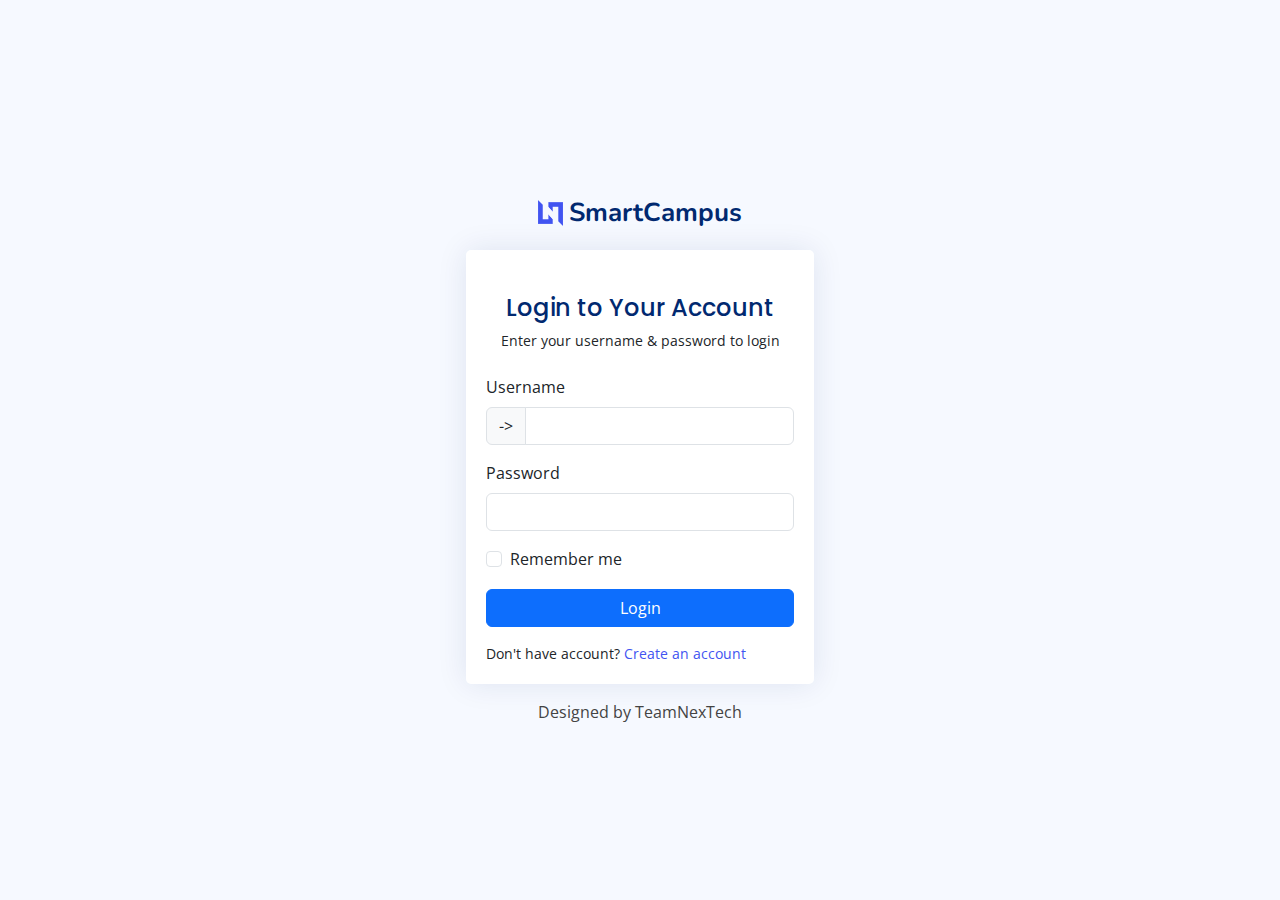
<file: pages-login.html>
<!DOCTYPE html>
<html lang="en">

<head>
  <meta charset="utf-8">
  <meta content="width=device-width, initial-scale=1.0" name="viewport">

  <title>Pages / Login </title>
  <meta content="" name="description">
  <meta content="" name="keywords">

  <!-- Favicons -->
  <link href="assets/img/favicon.png" rel="icon">
  <link href="assets/img/apple-touch-icon.png" rel="apple-touch-icon">

  <!-- Google Fonts -->
  <link href="https://fonts.gstatic.com" rel="preconnect">
  <link href="https://fonts.googleapis.com/css?family=Open+Sans:300,300i,400,400i,600,600i,700,700i|Nunito:300,300i,400,400i,600,600i,700,700i|Poppins:300,300i,400,400i,500,500i,600,600i,700,700i" rel="stylesheet">

  <!-- Vendor CSS Files -->
  <link href="assets/vendor/bootstrap/css/bootstrap.min.css" rel="stylesheet">
  <link href="assets/vendor/bootstrap-icons/bootstrap-icons.css" rel="stylesheet">
  <link href="assets/vendor/boxicons/css/boxicons.min.css" rel="stylesheet">
  <link href="assets/vendor/quill/quill.snow.css" rel="stylesheet">
  <link href="assets/vendor/quill/quill.bubble.css" rel="stylesheet">
  <link href="assets/vendor/remixicon/remixicon.css" rel="stylesheet">
  <link href="assets/vendor/simple-datatables/style.css" rel="stylesheet">

  <!-- Template Main CSS File -->
  <link href="assets/css/style.css" rel="stylesheet">

  </head>

<body>

  <main>
    <div class="container">

      <section class="section register min-vh-100 d-flex flex-column align-items-center justify-content-center py-4">
        <div class="container">
          <div class="row justify-content-center">
            <div class="col-lg-4 col-md-6 d-flex flex-column align-items-center justify-content-center">

              <div class="d-flex justify-content-center py-4">
                <a href="index.html" class="logo d-flex align-items-center w-auto">
                  <img src="assets/img/logo.png" alt="">
                  <span class="d-none d-lg-block">SmartCampus</span>
                </a>
              </div><!-- End Logo -->

              <div class="card mb-3">

                <div class="card-body">

                  <div class="pt-4 pb-2">
                    <h5 class="card-title text-center pb-0 fs-4">Login to Your Account</h5>
                    <p class="text-center small">Enter your username & password to login</p>
                  </div>

                  <form class="row g-3 needs-validation" novalidate>

                    <div class="col-12">
                      <label for="yourUsername" class="form-label">Username</label>
                      <div class="input-group has-validation">
                        <span class="input-group-text" id="inputGroupPrepend">-></span>
                        <input type="text" name="username" class="form-control" id="yourUsername" required>
                        <div class="invalid-feedback">Please enter your Email id</div>
                      </div>
                    </div>

                    <div class="col-12">
                      <label for="yourPassword" class="form-label">Password</label>
                      <input type="password" name="password" class="form-control" id="yourPassword" required>
                      <div class="invalid-feedback">Please enter your password!</div>
                    </div>

                    <div class="col-12">
                      <div class="form-check">
                        <input class="form-check-input" type="checkbox" name="remember" value="true" id="rememberMe">
                        <label class="form-check-label" for="rememberMe">Remember me</label>
                      </div>
                    </div>
                    <div class="col-12">
                      <button class="btn btn-primary w-100" type="submit">Login</button>
                    </div>
                    <div class="col-12">
                      <p class="small mb-0">Don't have account? <a href="pages-register.html">Create an account</a></p>
                    </div>
                  </form>

                </div>
              </div>

              <div class="credits">
               
                Designed by TeamNexTech</a>
              </div>

            </div>
          </div>
        </div>

      </section>

    </div>
  </main><!-- End #main -->

  <a href="#" class="back-to-top d-flex align-items-center justify-content-center"><i class="bi bi-arrow-up-short"></i></a>

  <!-- js files -->
  <script src="assets/vendor/apexcharts/apexcharts.min.js"></script>
  <script src="assets/vendor/bootstrap/js/bootstrap.bundle.min.js"></script>
  <script src="assets/vendor/chart.js/chart.umd.js"></script>
  <script src="assets/vendor/echarts/echarts.min.js"></script>
  <script src="assets/vendor/quill/quill.js"></script>
  <script src="assets/vendor/simple-datatables/simple-datatables.js"></script>
  <script src="assets/vendor/tinymce/tinymce.min.js"></script>
  <script src="assets/vendor/php-email-form/validate.js"></script>

  <!-- Template Main JS File -->
  <script src="assets/js/main.js"></script>

</body>

</html>
</file>
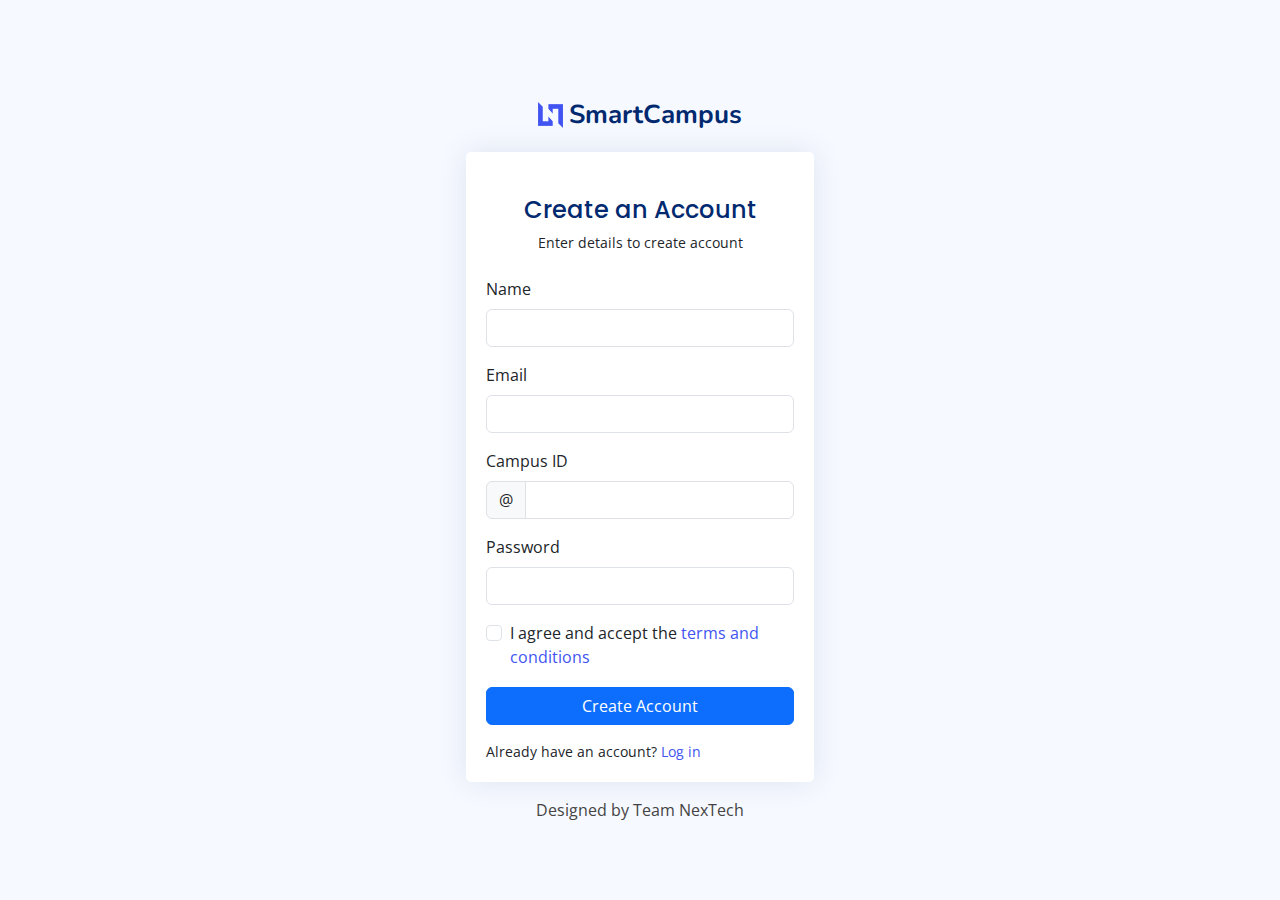
<file: pages-register.html>
<!DOCTYPE html>
<html lang="en">

<head>
  <meta charset="utf-8">
  <meta content="width=device-width, initial-scale=1.0" name="viewport">

  <title>Pages / Register </title>
  <meta content="" name="description">
  <meta content="" name="keywords">

  <!-- Favicons -->
  <link href="assets/img/favicon.png" rel="icon">
  <link href="assets/img/apple-touch-icon.png" rel="apple-touch-icon">

  <!-- Google Fonts -->
  <link href="https://fonts.gstatic.com" rel="preconnect">
  <link href="https://fonts.googleapis.com/css?family=Open+Sans:300,300i,400,400i,600,600i,700,700i|Nunito:300,300i,400,400i,600,600i,700,700i|Poppins:300,300i,400,400i,500,500i,600,600i,700,700i" rel="stylesheet">

  <!-- Vendor CSS Files -->
  <link href="assets/vendor/bootstrap/css/bootstrap.min.css" rel="stylesheet">
  <link href="assets/vendor/bootstrap-icons/bootstrap-icons.css" rel="stylesheet">
  <link href="assets/vendor/boxicons/css/boxicons.min.css" rel="stylesheet">
  <link href="assets/vendor/quill/quill.snow.css" rel="stylesheet">
  <link href="assets/vendor/quill/quill.bubble.css" rel="stylesheet">
  <link href="assets/vendor/remixicon/remixicon.css" rel="stylesheet">
  <link href="assets/vendor/simple-datatables/style.css" rel="stylesheet">

  <!-- Template Main CSS File -->
  <link href="assets/css/style.css" rel="stylesheet">

  
</head>

<body>

  <main>
    <div class="container">

      <section class="section register min-vh-100 d-flex flex-column align-items-center justify-content-center py-4">
        <div class="container">
          <div class="row justify-content-center">
            <div class="col-lg-4 col-md-6 d-flex flex-column align-items-center justify-content-center">

              <div class="d-flex justify-content-center py-4">
                <a href="index.html" class="logo d-flex align-items-center w-auto">
                  <img src="assets/img/logo.png" alt="">
                  <span class="d-none d-lg-block">SmartCampus</span>
                </a>
              </div><!-- End Logo -->

              <div class="card mb-3">

                <div class="card-body">

                  <div class="pt-4 pb-2">
                    <h5 class="card-title text-center pb-0 fs-4">Create an Account</h5>
                    <p class="text-center small">Enter details to create account</p>
                  </div>

                  <form class="row g-3 needs-validation" novalidate>
                    <div class="col-12">
                      <label for="yourName" class="form-label">Name</label>
                      <input type="text" name="name" class="form-control" id="yourName" required>
                      <div class="invalid-feedback">Please enter name!</div>
                    </div>

                    <div class="col-12">
                      <label for="yourEmail" class="form-label">Email</label>
                      <input type="email" name="email" class="form-control" id="yourEmail" required>
                      <div class="invalid-feedback">Please enter a valid Email adddress!</div>
                    </div>

                    <div class="col-12">
                      <label for="yourUsername" class="form-label">Campus ID</label>
                      <div class="input-group has-validation">
                        <span class="input-group-text" id="inputGroupPrepend">@</span>
                        <input type="text" name="username" class="form-control" id="yourUsername" required>
                        <div class="invalid-feedback">Please enter a Campus ID</div>
                      </div>
                    </div>

                    <div class="col-12">
                      <label for="yourPassword" class="form-label">Password</label>
                      <input type="password" name="password" class="form-control" id="yourPassword" required>
                      <div class="invalid-feedback">Please enter password!</div>
                    </div>

                    <div class="col-12">
                      <div class="form-check">
                        <input class="form-check-input" name="terms" type="checkbox" value="" id="acceptTerms" required>
                        <label class="form-check-label" for="acceptTerms">I agree and accept the <a href="#">terms and conditions</a></label>
                        <div class="invalid-feedback">You must agree before submitting.</div>
                      </div>
                    </div>
                    <div class="col-12">
                      <button class="btn btn-primary w-100" type="submit">Create Account</button>
                    </div>
                    <div class="col-12">
                      <p class="small mb-0">Already have an account? <a href="pages-login.html">Log in</a></p>
                    </div>
                  </form>

                </div>
              </div>

              <div class="credits">
                
                Designed by Team NexTech</a>
              </div>

            </div>
          </div>
        </div>

      </section>

    </div>
  </main>

  <a href="#" class="back-to-top d-flex align-items-center justify-content-center"><i class="bi bi-arrow-up-short"></i></a>

  <!-- Vendor JS Files -->
  <script src="assets/vendor/apexcharts/apexcharts.min.js"></script>
  <script src="assets/vendor/bootstrap/js/bootstrap.bundle.min.js"></script>
  <script src="assets/vendor/chart.js/chart.umd.js"></script>
  <script src="assets/vendor/echarts/echarts.min.js"></script>
  <script src="assets/vendor/quill/quill.js"></script>
  <script src="assets/vendor/simple-datatables/simple-datatables.js"></script>
  <script src="assets/vendor/tinymce/tinymce.min.js"></script>
  <script src="assets/vendor/php-email-form/validate.js"></script>

  <!-- Template Main JS File -->
  <script src="assets/js/main.js"></script>

</body>

</html>
</file>
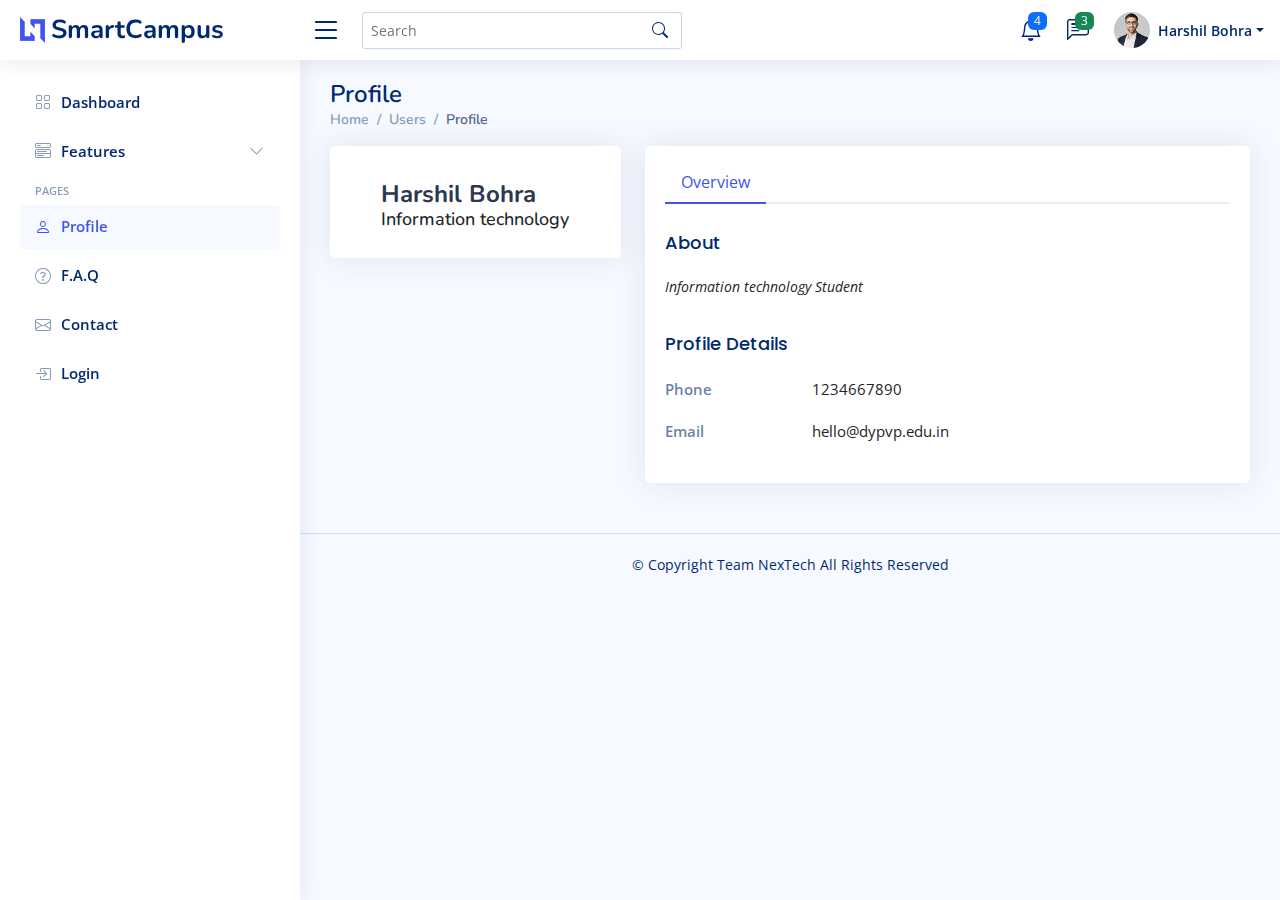
<file: users-profile.html>
<!DOCTYPE html>
<html lang="en">

<head>
  <meta charset="utf-8">
  <meta content="width=device-width, initial-scale=1.0" name="viewport">

  <title>Users / Profile </title>
  <meta content="" name="description">
  <meta content="" name="keywords">

  <!-- Favicons -->
  <link href="assets/img/favicon.png" rel="icon">
  <link href="assets/img/apple-touch-icon.png" rel="apple-touch-icon">

  <!-- Google Fonts -->
  <link href="https://fonts.gstatic.com" rel="preconnect">
  <link href="https://fonts.googleapis.com/css?family=Open+Sans:300,300i,400,400i,600,600i,700,700i|Nunito:300,300i,400,400i,600,600i,700,700i|Poppins:300,300i,400,400i,500,500i,600,600i,700,700i" rel="stylesheet">

  <!-- Vendor CSS Files -->
  <link href="assets/vendor/bootstrap/css/bootstrap.min.css" rel="stylesheet">
  <link href="assets/vendor/bootstrap-icons/bootstrap-icons.css" rel="stylesheet">
  <link href="assets/vendor/boxicons/css/boxicons.min.css" rel="stylesheet">
  <link href="assets/vendor/quill/quill.snow.css" rel="stylesheet">
  <link href="assets/vendor/quill/quill.bubble.css" rel="stylesheet">
  <link href="assets/vendor/remixicon/remixicon.css" rel="stylesheet">
  <link href="assets/vendor/simple-datatables/style.css" rel="stylesheet">

  <!-- Template Main CSS File -->
  <link href="assets/css/style.css" rel="stylesheet">

  
</head>

<body>

  <!-- ======= Header ======= -->
  <header id="header" class="header fixed-top d-flex align-items-center">

    <div class="d-flex align-items-center justify-content-between">
      <a href="index.html" class="logo d-flex align-items-center">
        <img src="assets/img/logo.png" alt="">
        <span class="d-none d-lg-block">SmartCampus</span>
      </a>
      <i class="bi bi-list toggle-sidebar-btn"></i>
    </div><!-- End Logo -->

    <div class="search-bar">
      <form class="search-form d-flex align-items-center" method="POST" action="#">
        <input type="text" name="query" placeholder="Search" title="Enter search keyword">
        <button type="submit" title="Search"><i class="bi bi-search"></i></button>
      </form>
    </div><!-- End Search Bar -->

    <nav class="header-nav ms-auto">
      <ul class="d-flex align-items-center">

        <li class="nav-item d-block d-lg-none">
          <a class="nav-link nav-icon search-bar-toggle " href="#">
            <i class="bi bi-search"></i>
          </a>
        </li><!-- End Search Icon-->

        <li class="nav-item dropdown">

          <a class="nav-link nav-icon" href="#" data-bs-toggle="dropdown">
            <i class="bi bi-bell"></i>
            <span class="badge bg-primary badge-number">4</span>
          </a><!-- End Notification Icon -->

          <ul class="dropdown-menu dropdown-menu-end dropdown-menu-arrow notifications">
            <li class="dropdown-header">
              You have 1 new notifications
              <a href="#"><span class="badge rounded-pill bg-primary p-2 ms-2">View all</span></a>
            </li>
            <li>
              <hr class="dropdown-divider">
            </li>

            <li class="notification-item">
              <i class="bi bi-exclamation-circle text-warning"></i>
              <div>
                <h4>Dheeraj Agarwal</h4>
                <p>Placement Notification</p>
                <p>30 min. ago</p>
              </div>
            </li>

            <li>
              <hr class="dropdown-divider">
            </li>


        

          </ul>

        </li><!-- End Notification Nav -->

        <li class="nav-item dropdown">

          <a class="nav-link nav-icon" href="#" data-bs-toggle="dropdown">
            <i class="bi bi-chat-left-text"></i>
            <span class="badge bg-success badge-number">3</span>
          </a><!-- End Messages Icon -->

          <ul class="dropdown-menu dropdown-menu-end dropdown-menu-arrow messages">
            <li class="dropdown-header">
              You have 1 new messages
              <a href="#"><span class="badge rounded-pill bg-primary p-2 ms-2">View all</span></a>
            </li>
            <li>
              <hr class="dropdown-divider">
            </li>

            <li class="message-item">
              <a href="#">
                
                <div>
                  <h4>Dheeraj Agarwal</h4>
                  <p>Placement Notification</p>
                  <p>4 hrs. ago</p>
                </div>
              </a>
            </li>
           

          </ul><!-- End Messages Dropdown Items -->

        </li><!-- End Messages Nav -->

        <li class="nav-item dropdown pe-3">

          <a class="nav-link nav-profile d-flex align-items-center pe-0" href="#" data-bs-toggle="dropdown">
            <img src="assets/img/profile-img.jpg" alt="Profile" class="rounded-circle">
            <span class="d-none d-md-block dropdown-toggle ps-2">Harshil Bohra</span>
          </a><!-- End Profile Iamge Icon -->

          <ul class="dropdown-menu dropdown-menu-end dropdown-menu-arrow profile">
            <li class="dropdown-header">
              <h6>Harshil Bohra</h6>
              <span>Information technology</span>
            </li>
            <li>
              <hr class="dropdown-divider">
            </li>

            <li>
              <a class="dropdown-item d-flex align-items-center" href="users-profile.html">
                <i class="bi bi-person"></i>
                <span>My Profile</span>
              </a>
            </li>
            <li>
              <hr class="dropdown-divider">
            </li>

            <li>
              <a class="dropdown-item d-flex align-items-center" href="users-profile.html">
                <i class="bi bi-gear"></i>
                <span>Account Settings</span>
              </a>
            </li>
            <li>
              <hr class="dropdown-divider">
            </li>

            <li>
              <a class="dropdown-item d-flex align-items-center" href="pages-faq.html">
                <i class="bi bi-question-circle"></i>
                <span>Need Help?</span>
              </a>
            </li>
            <li>
              <hr class="dropdown-divider">
            </li>

            <li>
              <a class="dropdown-item d-flex align-items-center" href="#">
                <i class="bi bi-box-arrow-right"></i>
                <span>Sign Out</span>
              </a>
            </li>

          </ul><!-- End Profile Dropdown Items -->
        </li><!-- End Profile Nav -->

      </ul>
    </nav><!-- End Icons Navigation -->

  </header><!-- End Header -->

  <!-- ======= Sidebar ======= -->
  <aside id="sidebar" class="sidebar">

    <ul class="sidebar-nav" id="sidebar-nav">

      <li class="nav-item">
        <a class="nav-link collapsed" href="index.html">
          <i class="bi bi-grid"></i>
          <span>Dashboard</span>
        </a>
      </li><!-- End Dashboard Nav -->

      <li class="nav-item">
        <a class="nav-link collapsed" data-bs-target="#components-nav" data-bs-toggle="collapse" href="#">
          <i class="bi bi-menu-button-wide"></i><span>Features</span><i class="bi bi-chevron-down ms-auto"></i>
        </a>
        <ul id="components-nav" class="nav-content collapse " data-bs-parent="#sidebar-nav">
          <li>
            <a href="components-alerts.html">
              <i class="bi bi-circle"></i><span>Attendance</span>
            </a>
          </li>
          <li>
            <a href="components-accordion.html">
              <i class="bi bi-circle"></i><span>Class-Scheduling</span>
            </a>
          </li>
          <li>
            <a href="components-badges.html">
              <i class="bi bi-circle"></i><span>Events</span>
            </a>
          </li>
          <li>
            <a href="components-breadcrumbs.html">
              <i class="bi bi-circle"></i><span>Fees Payment</span>
            </a>
          </li>
          <li>
            <a href="components-progress.html">
              <i class="bi bi-circle"></i><span>Online Library</span>
            </a>
          </li>
          
        </ul>
      </li><!-- End Components Nav -->

      <li class="nav-heading">Pages</li>

      <li class="nav-item">
        <a class="nav-link " href="users-profile.html">
          <i class="bi bi-person"></i>
          <span>Profile</span>
        </a>
      </li><!-- End Profile Page Nav -->

      <li class="nav-item">
        <a class="nav-link collapsed" href="pages-faq.html">
          <i class="bi bi-question-circle"></i>
          <span>F.A.Q</span>
        </a>
      </li><!-- End F.A.Q Page Nav -->

      <li class="nav-item">
        <a class="nav-link collapsed" href="pages-contact.html">
          <i class="bi bi-envelope"></i>
          <span>Contact</span>
        </a>
      </li><!-- End Contact Page Nav -->

      

      <li class="nav-item">
        <a class="nav-link collapsed" href="pages-login.html">
          <i class="bi bi-box-arrow-in-right"></i>
          <span>Login</span>
        </a>
      </li><!-- End Login Page Nav -->

     

    </ul>

  </aside><!-- End Sidebar-->

  <main id="main" class="main">

    <div class="pagetitle">
      <h1>Profile</h1>
      <nav>
        <ol class="breadcrumb">
          <li class="breadcrumb-item"><a href="index.html">Home</a></li>
          <li class="breadcrumb-item">Users</li>
          <li class="breadcrumb-item active">Profile</li>
        </ol>
      </nav>
    </div><!-- End Page Title -->

    <section class="section profile">
      <div class="row">
        <div class="col-xl-4">

          <div class="card">
            <div class="card-body profile-card pt-4 d-flex flex-column align-items-center">

              <alt="Profile" class="rounded-circle">
              <h2>Harshil Bohra</h2>
              <h3>Information technology</h3>
              
            </div>
          </div>

        </div>

        <div class="col-xl-8">

          <div class="card">
            <div class="card-body pt-3">
              <!-- Bordered Tabs -->
              <ul class="nav nav-tabs nav-tabs-bordered">

                <li class="nav-item">
                  <button class="nav-link active" data-bs-toggle="tab" data-bs-target="#profile-overview">Overview</button>
                </li>

                

              </ul>
              <div class="tab-content pt-2">

                <div class="tab-pane fade show active profile-overview" id="profile-overview">
                  <h5 class="card-title">About</h5>
                  <p class="small fst-italic">Information technology Student</p>

                  <h5 class="card-title">Profile Details</h5>

                  

                  <div class="row">
                    <div class="col-lg-3 col-md-4 label">Phone</div>
                    <div class="col-lg-9 col-md-8">1234667890</div>
                  </div>

                  <div class="row">
                    <div class="col-lg-3 col-md-4 label">Email</div>
                    <div class="col-lg-9 col-md-8">hello@dypvp.edu.in</div>
                  </div>

                </div>

                <div class="tab-pane fade profile-edit pt-3" id="profile-edit">
              </div><!-- End Bordered Tabs -->

            </div>
          </div>

        </div>
      </div>
    </section>

  </main><!-- End #main -->

  <!-- ======= Footer ======= -->
  <footer id="footer" class="footer">
    <div class="copyright">
      &copy; Copyright Team NexTech All Rights Reserved
    </div>
    
  </footer><!-- End Footer -->

  <a href="#" class="back-to-top d-flex align-items-center justify-content-center"><i class="bi bi-arrow-up-short"></i></a>

  <!-- Vendor JS Files -->
  <script src="assets/vendor/apexcharts/apexcharts.min.js"></script>
  <script src="assets/vendor/bootstrap/js/bootstrap.bundle.min.js"></script>
  <script src="assets/vendor/chart.js/chart.umd.js"></script>
  <script src="assets/vendor/echarts/echarts.min.js"></script>
  <script src="assets/vendor/quill/quill.js"></script>
  <script src="assets/vendor/simple-datatables/simple-datatables.js"></script>
  <script src="assets/vendor/tinymce/tinymce.min.js"></script>
  <script src="assets/vendor/php-email-form/validate.js"></script>

  <!-- Template Main JS File -->
  <script src="assets/js/main.js"></script>

</body>

</html>
</file>
<file: assets/vendor/quill/quill.snow.css>
/*!
 * Quill Editor v2.0.2
 * https://quilljs.com
 * Copyright (c) 2017-2024, Slab
 * Copyright (c) 2014, Jason Chen
 * Copyright (c) 2013, salesforce.com
 */
.ql-container{box-sizing:border-box;font-family:Helvetica,Arial,sans-serif;font-size:13px;height:100%;margin:0;position:relative}.ql-container.ql-disabled .ql-tooltip{visibility:hidden}.ql-container:not(.ql-disabled) li[data-list=checked] > .ql-ui,.ql-container:not(.ql-disabled) li[data-list=unchecked] > .ql-ui{cursor:pointer}.ql-clipboard{left:-100000px;height:1px;overflow-y:hidden;position:absolute;top:50%}.ql-clipboard p{margin:0;padding:0}.ql-editor{box-sizing:border-box;counter-reset:list-0 list-1 list-2 list-3 list-4 list-5 list-6 list-7 list-8 list-9;line-height:1.42;height:100%;outline:none;overflow-y:auto;padding:12px 15px;tab-size:4;-moz-tab-size:4;text-align:left;white-space:pre-wrap;word-wrap:break-word}.ql-editor > *{cursor:text}.ql-editor p,.ql-editor ol,.ql-editor pre,.ql-editor blockquote,.ql-editor h1,.ql-editor h2,.ql-editor h3,.ql-editor h4,.ql-editor h5,.ql-editor h6{margin:0;padding:0}@supports (counter-set:none){.ql-editor p,.ql-editor h1,.ql-editor h2,.ql-editor h3,.ql-editor h4,.ql-editor h5,.ql-editor h6{counter-set:list-0 list-1 list-2 list-3 list-4 list-5 list-6 list-7 list-8 list-9}}@supports not (counter-set:none){.ql-editor p,.ql-editor h1,.ql-editor h2,.ql-editor h3,.ql-editor h4,.ql-editor h5,.ql-editor h6{counter-reset:list-0 list-1 list-2 list-3 list-4 list-5 list-6 list-7 list-8 list-9}}.ql-editor table{border-collapse:collapse}.ql-editor td{border:1px solid #000;padding:2px 5px}.ql-editor ol{padding-left:1.5em}.ql-editor li{list-style-type:none;padding-left:1.5em;position:relative}.ql-editor li > .ql-ui:before{display:inline-block;margin-left:-1.5em;margin-right:.3em;text-align:right;white-space:nowrap;width:1.2em}.ql-editor li[data-list=checked] > .ql-ui,.ql-editor li[data-list=unchecked] > .ql-ui{color:#777}.ql-editor li[data-list=bullet] > .ql-ui:before{content:'\2022'}.ql-editor li[data-list=checked] > .ql-ui:before{content:'\2611'}.ql-editor li[data-list=unchecked] > .ql-ui:before{content:'\2610'}@supports (counter-set:none){.ql-editor li[data-list]{counter-set:list-1 list-2 list-3 list-4 list-5 list-6 list-7 list-8 list-9}}@supports not (counter-set:none){.ql-editor li[data-list]{counter-reset:list-1 list-2 list-3 list-4 list-5 list-6 list-7 list-8 list-9}}.ql-editor li[data-list=ordered]{counter-increment:list-0}.ql-editor li[data-list=ordered] > .ql-ui:before{content:counter(list-0, decimal) '. '}.ql-editor li[data-list=ordered].ql-indent-1{counter-increment:list-1}.ql-editor li[data-list=ordered].ql-indent-1 > .ql-ui:before{content:counter(list-1, lower-alpha) '. '}@supports (counter-set:none){.ql-editor li[data-list].ql-indent-1{counter-set:list-2 list-3 list-4 list-5 list-6 list-7 list-8 list-9}}@supports not (counter-set:none){.ql-editor li[data-list].ql-indent-1{counter-reset:list-2 list-3 list-4 list-5 list-6 list-7 list-8 list-9}}.ql-editor li[data-list=ordered].ql-indent-2{counter-increment:list-2}.ql-editor li[data-list=ordered].ql-indent-2 > .ql-ui:before{content:counter(list-2, lower-roman) '. '}@supports (counter-set:none){.ql-editor li[data-list].ql-indent-2{counter-set:list-3 list-4 list-5 list-6 list-7 list-8 list-9}}@supports not (counter-set:none){.ql-editor li[data-list].ql-indent-2{counter-reset:list-3 list-4 list-5 list-6 list-7 list-8 list-9}}.ql-editor li[data-list=ordered].ql-indent-3{counter-increment:list-3}.ql-editor li[data-list=ordered].ql-indent-3 > .ql-ui:before{content:counter(list-3, decimal) '. '}@supports (counter-set:none){.ql-editor li[data-list].ql-indent-3{counter-set:list-4 list-5 list-6 list-7 list-8 list-9}}@supports not (counter-set:none){.ql-editor li[data-list].ql-indent-3{counter-reset:list-4 list-5 list-6 list-7 list-8 list-9}}.ql-editor li[data-list=ordered].ql-indent-4{counter-increment:list-4}.ql-editor li[data-list=ordered].ql-indent-4 > .ql-ui:before{content:counter(list-4, lower-alpha) '. '}@supports (counter-set:none){.ql-editor li[data-list].ql-indent-4{counter-set:list-5 list-6 list-7 list-8 list-9}}@supports not (counter-set:none){.ql-editor li[data-list].ql-indent-4{counter-reset:list-5 list-6 list-7 list-8 list-9}}.ql-editor li[data-list=ordered].ql-indent-5{counter-increment:list-5}.ql-editor li[data-list=ordered].ql-indent-5 > .ql-ui:before{content:counter(list-5, lower-roman) '. '}@supports (counter-set:none){.ql-editor li[data-list].ql-indent-5{counter-set:list-6 list-7 list-8 list-9}}@supports not (counter-set:none){.ql-editor li[data-list].ql-indent-5{counter-reset:list-6 list-7 list-8 list-9}}.ql-editor li[data-list=ordered].ql-indent-6{counter-increment:list-6}.ql-editor li[data-list=ordered].ql-indent-6 > .ql-ui:before{content:counter(list-6, decimal) '. '}@supports (counter-set:none){.ql-editor li[data-list].ql-indent-6{counter-set:list-7 list-8 list-9}}@supports not (counter-set:none){.ql-editor li[data-list].ql-indent-6{counter-reset:list-7 list-8 list-9}}.ql-editor li[data-list=ordered].ql-indent-7{counter-increment:list-7}.ql-editor li[data-list=ordered].ql-indent-7 > .ql-ui:before{content:counter(list-7, lower-alpha) '. '}@supports (counter-set:none){.ql-editor li[data-list].ql-indent-7{counter-set:list-8 list-9}}@supports not (counter-set:none){.ql-editor li[data-list].ql-indent-7{counter-reset:list-8 list-9}}.ql-editor li[data-list=ordered].ql-indent-8{counter-increment:list-8}.ql-editor li[data-list=ordered].ql-indent-8 > .ql-ui:before{content:counter(list-8, lower-roman) '. '}@supports (counter-set:none){.ql-editor li[data-list].ql-indent-8{counter-set:list-9}}@supports not (counter-set:none){.ql-editor li[data-list].ql-indent-8{counter-reset:list-9}}.ql-editor li[data-list=ordered].ql-indent-9{counter-increment:list-9}.ql-editor li[data-list=ordered].ql-indent-9 > .ql-ui:before{content:counter(list-9, decimal) '. '}.ql-editor .ql-indent-1:not(.ql-direction-rtl){padding-left:3em}.ql-editor li.ql-indent-1:not(.ql-direction-rtl){padding-left:4.5em}.ql-editor .ql-indent-1.ql-direction-rtl.ql-align-right{padding-right:3em}.ql-editor li.ql-indent-1.ql-direction-rtl.ql-align-right{padding-right:4.5em}.ql-editor .ql-indent-2:not(.ql-direction-rtl){padding-left:6em}.ql-editor li.ql-indent-2:not(.ql-direction-rtl){padding-left:7.5em}.ql-editor .ql-indent-2.ql-direction-rtl.ql-align-right{padding-right:6em}.ql-editor li.ql-indent-2.ql-direction-rtl.ql-align-right{padding-right:7.5em}.ql-editor .ql-indent-3:not(.ql-direction-rtl){padding-left:9em}.ql-editor li.ql-indent-3:not(.ql-direction-rtl){padding-left:10.5em}.ql-editor .ql-indent-3.ql-direction-rtl.ql-align-right{padding-right:9em}.ql-editor li.ql-indent-3.ql-direction-rtl.ql-align-right{padding-right:10.5em}.ql-editor .ql-indent-4:not(.ql-direction-rtl){padding-left:12em}.ql-editor li.ql-indent-4:not(.ql-direction-rtl){padding-left:13.5em}.ql-editor .ql-indent-4.ql-direction-rtl.ql-align-right{padding-right:12em}.ql-editor li.ql-indent-4.ql-direction-rtl.ql-align-right{padding-right:13.5em}.ql-editor .ql-indent-5:not(.ql-direction-rtl){padding-left:15em}.ql-editor li.ql-indent-5:not(.ql-direction-rtl){padding-left:16.5em}.ql-editor .ql-indent-5.ql-direction-rtl.ql-align-right{padding-right:15em}.ql-editor li.ql-indent-5.ql-direction-rtl.ql-align-right{padding-right:16.5em}.ql-editor .ql-indent-6:not(.ql-direction-rtl){padding-left:18em}.ql-editor li.ql-indent-6:not(.ql-direction-rtl){padding-left:19.5em}.ql-editor .ql-indent-6.ql-direction-rtl.ql-align-right{padding-right:18em}.ql-editor li.ql-indent-6.ql-direction-rtl.ql-align-right{padding-right:19.5em}.ql-editor .ql-indent-7:not(.ql-direction-rtl){padding-left:21em}.ql-editor li.ql-indent-7:not(.ql-direction-rtl){padding-left:22.5em}.ql-editor .ql-indent-7.ql-direction-rtl.ql-align-right{padding-right:21em}.ql-editor li.ql-indent-7.ql-direction-rtl.ql-align-right{padding-right:22.5em}.ql-editor .ql-indent-8:not(.ql-direction-rtl){padding-left:24em}.ql-editor li.ql-indent-8:not(.ql-direction-rtl){padding-left:25.5em}.ql-editor .ql-indent-8.ql-direction-rtl.ql-align-right{padding-right:24em}.ql-editor li.ql-indent-8.ql-direction-rtl.ql-align-right{padding-right:25.5em}.ql-editor .ql-indent-9:not(.ql-direction-rtl){padding-left:27em}.ql-editor li.ql-indent-9:not(.ql-direction-rtl){padding-left:28.5em}.ql-editor .ql-indent-9.ql-direction-rtl.ql-align-right{padding-right:27em}.ql-editor li.ql-indent-9.ql-direction-rtl.ql-align-right{padding-right:28.5em}.ql-editor li.ql-direction-rtl{padding-right:1.5em}.ql-editor li.ql-direction-rtl > .ql-ui:before{margin-left:.3em;margin-right:-1.5em;text-align:left}.ql-editor table{table-layout:fixed;width:100%}.ql-editor table td{outline:none}.ql-editor .ql-code-block-container{font-family:monospace}.ql-editor .ql-video{display:block;max-width:100%}.ql-editor .ql-video.ql-align-center{margin:0 auto}.ql-editor .ql-video.ql-align-right{margin:0 0 0 auto}.ql-editor .ql-bg-black{background-color:#000}.ql-editor .ql-bg-red{background-color:#e60000}.ql-editor .ql-bg-orange{background-color:#f90}.ql-editor .ql-bg-yellow{background-color:#ff0}.ql-editor .ql-bg-green{background-color:#008a00}.ql-editor .ql-bg-blue{background-color:#06c}.ql-editor .ql-bg-purple{background-color:#93f}.ql-editor .ql-color-white{color:#fff}.ql-editor .ql-color-red{color:#e60000}.ql-editor .ql-color-orange{color:#f90}.ql-editor .ql-color-yellow{color:#ff0}.ql-editor .ql-color-green{color:#008a00}.ql-editor .ql-color-blue{color:#06c}.ql-editor .ql-color-purple{color:#93f}.ql-editor .ql-font-serif{font-family:Georgia,Times New Roman,serif}.ql-editor .ql-font-monospace{font-family:Monaco,Courier New,monospace}.ql-editor .ql-size-small{font-size:.75em}.ql-editor .ql-size-large{font-size:1.5em}.ql-editor .ql-size-huge{font-size:2.5em}.ql-editor .ql-direction-rtl{direction:rtl;text-align:inherit}.ql-editor .ql-align-center{text-align:center}.ql-editor .ql-align-justify{text-align:justify}.ql-editor .ql-align-right{text-align:right}.ql-editor .ql-ui{position:absolute}.ql-editor.ql-blank::before{color:rgba(0,0,0,0.6);content:attr(data-placeholder);font-style:italic;left:15px;pointer-events:none;position:absolute;right:15px}.ql-snow.ql-toolbar:after,.ql-snow .ql-toolbar:after{clear:both;content:'';display:table}.ql-snow.ql-toolbar button,.ql-snow .ql-toolbar button{background:none;border:none;cursor:pointer;display:inline-block;float:left;height:24px;padding:3px 5px;width:28px}.ql-snow.ql-toolbar button svg,.ql-snow .ql-toolbar button svg{float:left;height:100%}.ql-snow.ql-toolbar button:active:hover,.ql-snow .ql-toolbar button:active:hover{outline:none}.ql-snow.ql-toolbar input.ql-image[type=file],.ql-snow .ql-toolbar input.ql-image[type=file]{display:none}.ql-snow.ql-toolbar button:hover,.ql-snow .ql-toolbar button:hover,.ql-snow.ql-toolbar button:focus,.ql-snow .ql-toolbar button:focus,.ql-snow.ql-toolbar button.ql-active,.ql-snow .ql-toolbar button.ql-active,.ql-snow.ql-toolbar .ql-picker-label:hover,.ql-snow .ql-toolbar .ql-picker-label:hover,.ql-snow.ql-toolbar .ql-picker-label.ql-active,.ql-snow .ql-toolbar .ql-picker-label.ql-active,.ql-snow.ql-toolbar .ql-picker-item:hover,.ql-snow .ql-toolbar .ql-picker-item:hover,.ql-snow.ql-toolbar .ql-picker-item.ql-selected,.ql-snow .ql-toolbar .ql-picker-item.ql-selected{color:#06c}.ql-snow.ql-toolbar button:hover .ql-fill,.ql-snow .ql-toolbar button:hover .ql-fill,.ql-snow.ql-toolbar button:focus .ql-fill,.ql-snow .ql-toolbar button:focus .ql-fill,.ql-snow.ql-toolbar button.ql-active .ql-fill,.ql-snow .ql-toolbar button.ql-active .ql-fill,.ql-snow.ql-toolbar .ql-picker-label:hover .ql-fill,.ql-snow .ql-toolbar .ql-picker-label:hover .ql-fill,.ql-snow.ql-toolbar .ql-picker-label.ql-active .ql-fill,.ql-snow .ql-toolbar .ql-picker-label.ql-active .ql-fill,.ql-snow.ql-toolbar .ql-picker-item:hover .ql-fill,.ql-snow .ql-toolbar .ql-picker-item:hover .ql-fill,.ql-snow.ql-toolbar .ql-picker-item.ql-selected .ql-fill,.ql-snow .ql-toolbar .ql-picker-item.ql-selected .ql-fill,.ql-snow.ql-toolbar button:hover .ql-stroke.ql-fill,.ql-snow .ql-toolbar button:hover .ql-stroke.ql-fill,.ql-snow.ql-toolbar button:focus .ql-stroke.ql-fill,.ql-snow .ql-toolbar button:focus .ql-stroke.ql-fill,.ql-snow.ql-toolbar button.ql-active .ql-stroke.ql-fill,.ql-snow .ql-toolbar button.ql-active .ql-stroke.ql-fill,.ql-snow.ql-toolbar .ql-picker-label:hover .ql-stroke.ql-fill,.ql-snow .ql-toolbar .ql-picker-label:hover .ql-stroke.ql-fill,.ql-snow.ql-toolbar .ql-picker-label.ql-active .ql-stroke.ql-fill,.ql-snow .ql-toolbar .ql-picker-label.ql-active .ql-stroke.ql-fill,.ql-snow.ql-toolbar .ql-picker-item:hover .ql-stroke.ql-fill,.ql-snow .ql-toolbar .ql-picker-item:hover .ql-stroke.ql-fill,.ql-snow.ql-toolbar .ql-picker-item.ql-selected .ql-stroke.ql-fill,.ql-snow .ql-toolbar .ql-picker-item.ql-selected .ql-stroke.ql-fill{fill:#06c}.ql-snow.ql-toolbar button:hover .ql-stroke,.ql-snow .ql-toolbar button:hover .ql-stroke,.ql-snow.ql-toolbar button:focus .ql-stroke,.ql-snow .ql-toolbar button:focus .ql-stroke,.ql-snow.ql-toolbar button.ql-active .ql-stroke,.ql-snow .ql-toolbar button.ql-active .ql-stroke,.ql-snow.ql-toolbar .ql-picker-label:hover .ql-stroke,.ql-snow .ql-toolbar .ql-picker-label:hover .ql-stroke,.ql-snow.ql-toolbar .ql-picker-label.ql-active .ql-stroke,.ql-snow .ql-toolbar .ql-picker-label.ql-active .ql-stroke,.ql-snow.ql-toolbar .ql-picker-item:hover .ql-stroke,.ql-snow .ql-toolbar .ql-picker-item:hover .ql-stroke,.ql-snow.ql-toolbar .ql-picker-item.ql-selected .ql-stroke,.ql-snow .ql-toolbar .ql-picker-item.ql-selected .ql-stroke,.ql-snow.ql-toolbar button:hover .ql-stroke-miter,.ql-snow .ql-toolbar button:hover .ql-stroke-miter,.ql-snow.ql-toolbar button:focus .ql-stroke-miter,.ql-snow .ql-toolbar button:focus .ql-stroke-miter,.ql-snow.ql-toolbar button.ql-active .ql-stroke-miter,.ql-snow .ql-toolbar button.ql-active .ql-stroke-miter,.ql-snow.ql-toolbar .ql-picker-label:hover .ql-stroke-miter,.ql-snow .ql-toolbar .ql-picker-label:hover .ql-stroke-miter,.ql-snow.ql-toolbar .ql-picker-label.ql-active .ql-stroke-miter,.ql-snow .ql-toolbar .ql-picker-label.ql-active .ql-stroke-miter,.ql-snow.ql-toolbar .ql-picker-item:hover .ql-stroke-miter,.ql-snow .ql-toolbar .ql-picker-item:hover .ql-stroke-miter,.ql-snow.ql-toolbar .ql-picker-item.ql-selected .ql-stroke-miter,.ql-snow .ql-toolbar .ql-picker-item.ql-selected .ql-stroke-miter{stroke:#06c}@media (pointer:coarse){.ql-snow.ql-toolbar button:hover:not(.ql-active),.ql-snow .ql-toolbar button:hover:not(.ql-active){color:#444}.ql-snow.ql-toolbar button:hover:not(.ql-active) .ql-fill,.ql-snow .ql-toolbar button:hover:not(.ql-active) .ql-fill,.ql-snow.ql-toolbar button:hover:not(.ql-active) .ql-stroke.ql-fill,.ql-snow .ql-toolbar button:hover:not(.ql-active) .ql-stroke.ql-fill{fill:#444}.ql-snow.ql-toolbar button:hover:not(.ql-active) .ql-stroke,.ql-snow .ql-toolbar button:hover:not(.ql-active) .ql-stroke,.ql-snow.ql-toolbar button:hover:not(.ql-active) .ql-stroke-miter,.ql-snow .ql-toolbar button:hover:not(.ql-active) .ql-stroke-miter{stroke:#444}}.ql-snow{box-sizing:border-box}.ql-snow *{box-sizing:border-box}.ql-snow .ql-hidden{display:none}.ql-snow .ql-out-bottom,.ql-snow .ql-out-top{visibility:hidden}.ql-snow .ql-tooltip{position:absolute;transform:translateY(10px)}.ql-snow .ql-tooltip a{cursor:pointer;text-decoration:none}.ql-snow .ql-tooltip.ql-flip{transform:translateY(-10px)}.ql-snow .ql-formats{display:inline-block;vertical-align:middle}.ql-snow .ql-formats:after{clear:both;content:'';display:table}.ql-snow .ql-stroke{fill:none;stroke:#444;stroke-linecap:round;stroke-linejoin:round;stroke-width:2}.ql-snow .ql-stroke-miter{fill:none;stroke:#444;stroke-miterlimit:10;stroke-width:2}.ql-snow .ql-fill,.ql-snow .ql-stroke.ql-fill{fill:#444}.ql-snow .ql-empty{fill:none}.ql-snow .ql-even{fill-rule:evenodd}.ql-snow .ql-thin,.ql-snow .ql-stroke.ql-thin{stroke-width:1}.ql-snow .ql-transparent{opacity:.4}.ql-snow .ql-direction svg:last-child{display:none}.ql-snow .ql-direction.ql-active svg:last-child{display:inline}.ql-snow .ql-direction.ql-active svg:first-child{display:none}.ql-snow .ql-editor h1{font-size:2em}.ql-snow .ql-editor h2{font-size:1.5em}.ql-snow .ql-editor h3{font-size:1.17em}.ql-snow .ql-editor h4{font-size:1em}.ql-snow .ql-editor h5{font-size:.83em}.ql-snow .ql-editor h6{font-size:.67em}.ql-snow .ql-editor a{text-decoration:underline}.ql-snow .ql-editor blockquote{border-left:4px solid #ccc;margin-bottom:5px;margin-top:5px;padding-left:16px}.ql-snow .ql-editor code,.ql-snow .ql-editor .ql-code-block-container{background-color:#f0f0f0;border-radius:3px}.ql-snow .ql-editor .ql-code-block-container{margin-bottom:5px;margin-top:5px;padding:5px 10px}.ql-snow .ql-editor code{font-size:85%;padding:2px 4px}.ql-snow .ql-editor .ql-code-block-container{background-color:#23241f;color:#f8f8f2;overflow:visible}.ql-snow .ql-editor img{max-width:100%}.ql-snow .ql-picker{color:#444;display:inline-block;float:left;font-size:14px;font-weight:500;height:24px;position:relative;vertical-align:middle}.ql-snow .ql-picker-label{cursor:pointer;display:inline-block;height:100%;padding-left:8px;padding-right:2px;position:relative;width:100%}.ql-snow .ql-picker-label::before{display:inline-block;line-height:22px}.ql-snow .ql-picker-options{background-color:#fff;display:none;min-width:100%;padding:4px 8px;position:absolute;white-space:nowrap}.ql-snow .ql-picker-options .ql-picker-item{cursor:pointer;display:block;padding-bottom:5px;padding-top:5px}.ql-snow .ql-picker.ql-expanded .ql-picker-label{color:#ccc;z-index:2}.ql-snow .ql-picker.ql-expanded .ql-picker-label .ql-fill{fill:#ccc}.ql-snow .ql-picker.ql-expanded .ql-picker-label .ql-stroke{stroke:#ccc}.ql-snow .ql-picker.ql-expanded .ql-picker-options{display:block;margin-top:-1px;top:100%;z-index:1}.ql-snow .ql-color-picker,.ql-snow .ql-icon-picker{width:28px}.ql-snow .ql-color-picker .ql-picker-label,.ql-snow .ql-icon-picker .ql-picker-label{padding:2px 4px}.ql-snow .ql-color-picker .ql-picker-label svg,.ql-snow .ql-icon-picker .ql-picker-label svg{right:4px}.ql-snow .ql-icon-picker .ql-picker-options{padding:4px 0}.ql-snow .ql-icon-picker .ql-picker-item{height:24px;width:24px;padding:2px 4px}.ql-snow .ql-color-picker .ql-picker-options{padding:3px 5px;width:152px}.ql-snow .ql-color-picker .ql-picker-item{border:1px solid transparent;float:left;height:16px;margin:2px;padding:0;width:16px}.ql-snow .ql-picker:not(.ql-color-picker):not(.ql-icon-picker) svg{position:absolute;margin-top:-9px;right:0;top:50%;width:18px}.ql-snow .ql-picker.ql-header .ql-picker-label[data-label]:not([data-label=''])::before,.ql-snow .ql-picker.ql-font .ql-picker-label[data-label]:not([data-label=''])::before,.ql-snow .ql-picker.ql-size .ql-picker-label[data-label]:not([data-label=''])::before,.ql-snow .ql-picker.ql-header .ql-picker-item[data-label]:not([data-label=''])::before,.ql-snow .ql-picker.ql-font .ql-picker-item[data-label]:not([data-label=''])::before,.ql-snow .ql-picker.ql-size .ql-picker-item[data-label]:not([data-label=''])::before{content:attr(data-label)}.ql-snow .ql-picker.ql-header{width:98px}.ql-snow .ql-picker.ql-header .ql-picker-label::before,.ql-snow .ql-picker.ql-header .ql-picker-item::before{content:'Normal'}.ql-snow .ql-picker.ql-header .ql-picker-label[data-value="1"]::before,.ql-snow .ql-picker.ql-header .ql-picker-item[data-value="1"]::before{content:'Heading 1'}.ql-snow .ql-picker.ql-header .ql-picker-label[data-value="2"]::before,.ql-snow .ql-picker.ql-header .ql-picker-item[data-value="2"]::before{content:'Heading 2'}.ql-snow .ql-picker.ql-header .ql-picker-label[data-value="3"]::before,.ql-snow .ql-picker.ql-header .ql-picker-item[data-value="3"]::before{content:'Heading 3'}.ql-snow .ql-picker.ql-header .ql-picker-label[data-value="4"]::before,.ql-snow .ql-picker.ql-header .ql-picker-item[data-value="4"]::before{content:'Heading 4'}.ql-snow .ql-picker.ql-header .ql-picker-label[data-value="5"]::before,.ql-snow .ql-picker.ql-header .ql-picker-item[data-value="5"]::before{content:'Heading 5'}.ql-snow .ql-picker.ql-header .ql-picker-label[data-value="6"]::before,.ql-snow .ql-picker.ql-header .ql-picker-item[data-value="6"]::before{content:'Heading 6'}.ql-snow .ql-picker.ql-header .ql-picker-item[data-value="1"]::before{font-size:2em}.ql-snow .ql-picker.ql-header .ql-picker-item[data-value="2"]::before{font-size:1.5em}.ql-snow .ql-picker.ql-header .ql-picker-item[data-value="3"]::before{font-size:1.17em}.ql-snow .ql-picker.ql-header .ql-picker-item[data-value="4"]::before{font-size:1em}.ql-snow .ql-picker.ql-header .ql-picker-item[data-value="5"]::before{font-size:.83em}.ql-snow .ql-picker.ql-header .ql-picker-item[data-value="6"]::before{font-size:.67em}.ql-snow .ql-picker.ql-font{width:108px}.ql-snow .ql-picker.ql-font .ql-picker-label::before,.ql-snow .ql-picker.ql-font .ql-picker-item::before{content:'Sans Serif'}.ql-snow .ql-picker.ql-font .ql-picker-label[data-value=serif]::before,.ql-snow .ql-picker.ql-font .ql-picker-item[data-value=serif]::before{content:'Serif'}.ql-snow .ql-picker.ql-font .ql-picker-label[data-value=monospace]::before,.ql-snow .ql-picker.ql-font .ql-picker-item[data-value=monospace]::before{content:'Monospace'}.ql-snow .ql-picker.ql-font .ql-picker-item[data-value=serif]::before{font-family:Georgia,Times New Roman,serif}.ql-snow .ql-picker.ql-font .ql-picker-item[data-value=monospace]::before{font-family:Monaco,Courier New,monospace}.ql-snow .ql-picker.ql-size{width:98px}.ql-snow .ql-picker.ql-size .ql-picker-label::before,.ql-snow .ql-picker.ql-size .ql-picker-item::before{content:'Normal'}.ql-snow .ql-picker.ql-size .ql-picker-label[data-value=small]::before,.ql-snow .ql-picker.ql-size .ql-picker-item[data-value=small]::before{content:'Small'}.ql-snow .ql-picker.ql-size .ql-picker-label[data-value=large]::before,.ql-snow .ql-picker.ql-size .ql-picker-item[data-value=large]::before{content:'Large'}.ql-snow .ql-picker.ql-size .ql-picker-label[data-value=huge]::before,.ql-snow .ql-picker.ql-size .ql-picker-item[data-value=huge]::before{content:'Huge'}.ql-snow .ql-picker.ql-size .ql-picker-item[data-value=small]::before{font-size:10px}.ql-snow .ql-picker.ql-size .ql-picker-item[data-value=large]::before{font-size:18px}.ql-snow .ql-picker.ql-size .ql-picker-item[data-value=huge]::before{font-size:32px}.ql-snow .ql-color-picker.ql-background .ql-picker-item{background-color:#fff}.ql-snow .ql-color-picker.ql-color .ql-picker-item{background-color:#000}.ql-code-block-container{position:relative}.ql-code-block-container .ql-ui{right:5px;top:5px}.ql-toolbar.ql-snow{border:1px solid #ccc;box-sizing:border-box;font-family:'Helvetica Neue','Helvetica','Arial',sans-serif;padding:8px}.ql-toolbar.ql-snow .ql-formats{margin-right:15px}.ql-toolbar.ql-snow .ql-picker-label{border:1px solid transparent}.ql-toolbar.ql-snow .ql-picker-options{border:1px solid transparent;box-shadow:rgba(0,0,0,0.2) 0 2px 8px}.ql-toolbar.ql-snow .ql-picker.ql-expanded .ql-picker-label{border-color:#ccc}.ql-toolbar.ql-snow .ql-picker.ql-expanded .ql-picker-options{border-color:#ccc}.ql-toolbar.ql-snow .ql-color-picker .ql-picker-item.ql-selected,.ql-toolbar.ql-snow .ql-color-picker .ql-picker-item:hover{border-color:#000}.ql-toolbar.ql-snow + .ql-container.ql-snow{border-top:0}.ql-snow .ql-tooltip{background-color:#fff;border:1px solid #ccc;box-shadow:0 0 5px #ddd;color:#444;padding:5px 12px;white-space:nowrap}.ql-snow .ql-tooltip::before{content:"Visit URL:";line-height:26px;margin-right:8px}.ql-snow .ql-tooltip input[type=text]{display:none;border:1px solid #ccc;font-size:13px;height:26px;margin:0;padding:3px 5px;width:170px}.ql-snow .ql-tooltip a.ql-preview{display:inline-block;max-width:200px;overflow-x:hidden;text-overflow:ellipsis;vertical-align:top}.ql-snow .ql-tooltip a.ql-action::after{border-right:1px solid #ccc;content:'Edit';margin-left:16px;padding-right:8px}.ql-snow .ql-tooltip a.ql-remove::before{content:'Remove';margin-left:8px}.ql-snow .ql-tooltip a{line-height:26px}.ql-snow .ql-tooltip.ql-editing a.ql-preview,.ql-snow .ql-tooltip.ql-editing a.ql-remove{display:none}.ql-snow .ql-tooltip.ql-editing input[type=text]{display:inline-block}.ql-snow .ql-tooltip.ql-editing a.ql-action::after{border-right:0;content:'Save';padding-right:0}.ql-snow .ql-tooltip[data-mode=link]::before{content:"Enter link:"}.ql-snow .ql-tooltip[data-mode=formula]::before{content:"Enter formula:"}.ql-snow .ql-tooltip[data-mode=video]::before{content:"Enter video:"}.ql-snow a{color:#06c}.ql-container.ql-snow{border:1px solid #ccc}

/*# sourceMappingURL=quill.snow.css.map*/
</file>
<file: assets/vendor/quill/quill.bubble.css>
/*!
 * Quill Editor v2.0.2
 * https://quilljs.com
 * Copyright (c) 2017-2024, Slab
 * Copyright (c) 2014, Jason Chen
 * Copyright (c) 2013, salesforce.com
 */
.ql-container{box-sizing:border-box;font-family:Helvetica,Arial,sans-serif;font-size:13px;height:100%;margin:0;position:relative}.ql-container.ql-disabled .ql-tooltip{visibility:hidden}.ql-container:not(.ql-disabled) li[data-list=checked] > .ql-ui,.ql-container:not(.ql-disabled) li[data-list=unchecked] > .ql-ui{cursor:pointer}.ql-clipboard{left:-100000px;height:1px;overflow-y:hidden;position:absolute;top:50%}.ql-clipboard p{margin:0;padding:0}.ql-editor{box-sizing:border-box;counter-reset:list-0 list-1 list-2 list-3 list-4 list-5 list-6 list-7 list-8 list-9;line-height:1.42;height:100%;outline:none;overflow-y:auto;padding:12px 15px;tab-size:4;-moz-tab-size:4;text-align:left;white-space:pre-wrap;word-wrap:break-word}.ql-editor > *{cursor:text}.ql-editor p,.ql-editor ol,.ql-editor pre,.ql-editor blockquote,.ql-editor h1,.ql-editor h2,.ql-editor h3,.ql-editor h4,.ql-editor h5,.ql-editor h6{margin:0;padding:0}@supports (counter-set:none){.ql-editor p,.ql-editor h1,.ql-editor h2,.ql-editor h3,.ql-editor h4,.ql-editor h5,.ql-editor h6{counter-set:list-0 list-1 list-2 list-3 list-4 list-5 list-6 list-7 list-8 list-9}}@supports not (counter-set:none){.ql-editor p,.ql-editor h1,.ql-editor h2,.ql-editor h3,.ql-editor h4,.ql-editor h5,.ql-editor h6{counter-reset:list-0 list-1 list-2 list-3 list-4 list-5 list-6 list-7 list-8 list-9}}.ql-editor table{border-collapse:collapse}.ql-editor td{border:1px solid #000;padding:2px 5px}.ql-editor ol{padding-left:1.5em}.ql-editor li{list-style-type:none;padding-left:1.5em;position:relative}.ql-editor li > .ql-ui:before{display:inline-block;margin-left:-1.5em;margin-right:.3em;text-align:right;white-space:nowrap;width:1.2em}.ql-editor li[data-list=checked] > .ql-ui,.ql-editor li[data-list=unchecked] > .ql-ui{color:#777}.ql-editor li[data-list=bullet] > .ql-ui:before{content:'\2022'}.ql-editor li[data-list=checked] > .ql-ui:before{content:'\2611'}.ql-editor li[data-list=unchecked] > .ql-ui:before{content:'\2610'}@supports (counter-set:none){.ql-editor li[data-list]{counter-set:list-1 list-2 list-3 list-4 list-5 list-6 list-7 list-8 list-9}}@supports not (counter-set:none){.ql-editor li[data-list]{counter-reset:list-1 list-2 list-3 list-4 list-5 list-6 list-7 list-8 list-9}}.ql-editor li[data-list=ordered]{counter-increment:list-0}.ql-editor li[data-list=ordered] > .ql-ui:before{content:counter(list-0, decimal) '. '}.ql-editor li[data-list=ordered].ql-indent-1{counter-increment:list-1}.ql-editor li[data-list=ordered].ql-indent-1 > .ql-ui:before{content:counter(list-1, lower-alpha) '. '}@supports (counter-set:none){.ql-editor li[data-list].ql-indent-1{counter-set:list-2 list-3 list-4 list-5 list-6 list-7 list-8 list-9}}@supports not (counter-set:none){.ql-editor li[data-list].ql-indent-1{counter-reset:list-2 list-3 list-4 list-5 list-6 list-7 list-8 list-9}}.ql-editor li[data-list=ordered].ql-indent-2{counter-increment:list-2}.ql-editor li[data-list=ordered].ql-indent-2 > .ql-ui:before{content:counter(list-2, lower-roman) '. '}@supports (counter-set:none){.ql-editor li[data-list].ql-indent-2{counter-set:list-3 list-4 list-5 list-6 list-7 list-8 list-9}}@supports not (counter-set:none){.ql-editor li[data-list].ql-indent-2{counter-reset:list-3 list-4 list-5 list-6 list-7 list-8 list-9}}.ql-editor li[data-list=ordered].ql-indent-3{counter-increment:list-3}.ql-editor li[data-list=ordered].ql-indent-3 > .ql-ui:before{content:counter(list-3, decimal) '. '}@supports (counter-set:none){.ql-editor li[data-list].ql-indent-3{counter-set:list-4 list-5 list-6 list-7 list-8 list-9}}@supports not (counter-set:none){.ql-editor li[data-list].ql-indent-3{counter-reset:list-4 list-5 list-6 list-7 list-8 list-9}}.ql-editor li[data-list=ordered].ql-indent-4{counter-increment:list-4}.ql-editor li[data-list=ordered].ql-indent-4 > .ql-ui:before{content:counter(list-4, lower-alpha) '. '}@supports (counter-set:none){.ql-editor li[data-list].ql-indent-4{counter-set:list-5 list-6 list-7 list-8 list-9}}@supports not (counter-set:none){.ql-editor li[data-list].ql-indent-4{counter-reset:list-5 list-6 list-7 list-8 list-9}}.ql-editor li[data-list=ordered].ql-indent-5{counter-increment:list-5}.ql-editor li[data-list=ordered].ql-indent-5 > .ql-ui:before{content:counter(list-5, lower-roman) '. '}@supports (counter-set:none){.ql-editor li[data-list].ql-indent-5{counter-set:list-6 list-7 list-8 list-9}}@supports not (counter-set:none){.ql-editor li[data-list].ql-indent-5{counter-reset:list-6 list-7 list-8 list-9}}.ql-editor li[data-list=ordered].ql-indent-6{counter-increment:list-6}.ql-editor li[data-list=ordered].ql-indent-6 > .ql-ui:before{content:counter(list-6, decimal) '. '}@supports (counter-set:none){.ql-editor li[data-list].ql-indent-6{counter-set:list-7 list-8 list-9}}@supports not (counter-set:none){.ql-editor li[data-list].ql-indent-6{counter-reset:list-7 list-8 list-9}}.ql-editor li[data-list=ordered].ql-indent-7{counter-increment:list-7}.ql-editor li[data-list=ordered].ql-indent-7 > .ql-ui:before{content:counter(list-7, lower-alpha) '. '}@supports (counter-set:none){.ql-editor li[data-list].ql-indent-7{counter-set:list-8 list-9}}@supports not (counter-set:none){.ql-editor li[data-list].ql-indent-7{counter-reset:list-8 list-9}}.ql-editor li[data-list=ordered].ql-indent-8{counter-increment:list-8}.ql-editor li[data-list=ordered].ql-indent-8 > .ql-ui:before{content:counter(list-8, lower-roman) '. '}@supports (counter-set:none){.ql-editor li[data-list].ql-indent-8{counter-set:list-9}}@supports not (counter-set:none){.ql-editor li[data-list].ql-indent-8{counter-reset:list-9}}.ql-editor li[data-list=ordered].ql-indent-9{counter-increment:list-9}.ql-editor li[data-list=ordered].ql-indent-9 > .ql-ui:before{content:counter(list-9, decimal) '. '}.ql-editor .ql-indent-1:not(.ql-direction-rtl){padding-left:3em}.ql-editor li.ql-indent-1:not(.ql-direction-rtl){padding-left:4.5em}.ql-editor .ql-indent-1.ql-direction-rtl.ql-align-right{padding-right:3em}.ql-editor li.ql-indent-1.ql-direction-rtl.ql-align-right{padding-right:4.5em}.ql-editor .ql-indent-2:not(.ql-direction-rtl){padding-left:6em}.ql-editor li.ql-indent-2:not(.ql-direction-rtl){padding-left:7.5em}.ql-editor .ql-indent-2.ql-direction-rtl.ql-align-right{padding-right:6em}.ql-editor li.ql-indent-2.ql-direction-rtl.ql-align-right{padding-right:7.5em}.ql-editor .ql-indent-3:not(.ql-direction-rtl){padding-left:9em}.ql-editor li.ql-indent-3:not(.ql-direction-rtl){padding-left:10.5em}.ql-editor .ql-indent-3.ql-direction-rtl.ql-align-right{padding-right:9em}.ql-editor li.ql-indent-3.ql-direction-rtl.ql-align-right{padding-right:10.5em}.ql-editor .ql-indent-4:not(.ql-direction-rtl){padding-left:12em}.ql-editor li.ql-indent-4:not(.ql-direction-rtl){padding-left:13.5em}.ql-editor .ql-indent-4.ql-direction-rtl.ql-align-right{padding-right:12em}.ql-editor li.ql-indent-4.ql-direction-rtl.ql-align-right{padding-right:13.5em}.ql-editor .ql-indent-5:not(.ql-direction-rtl){padding-left:15em}.ql-editor li.ql-indent-5:not(.ql-direction-rtl){padding-left:16.5em}.ql-editor .ql-indent-5.ql-direction-rtl.ql-align-right{padding-right:15em}.ql-editor li.ql-indent-5.ql-direction-rtl.ql-align-right{padding-right:16.5em}.ql-editor .ql-indent-6:not(.ql-direction-rtl){padding-left:18em}.ql-editor li.ql-indent-6:not(.ql-direction-rtl){padding-left:19.5em}.ql-editor .ql-indent-6.ql-direction-rtl.ql-align-right{padding-right:18em}.ql-editor li.ql-indent-6.ql-direction-rtl.ql-align-right{padding-right:19.5em}.ql-editor .ql-indent-7:not(.ql-direction-rtl){padding-left:21em}.ql-editor li.ql-indent-7:not(.ql-direction-rtl){padding-left:22.5em}.ql-editor .ql-indent-7.ql-direction-rtl.ql-align-right{padding-right:21em}.ql-editor li.ql-indent-7.ql-direction-rtl.ql-align-right{padding-right:22.5em}.ql-editor .ql-indent-8:not(.ql-direction-rtl){padding-left:24em}.ql-editor li.ql-indent-8:not(.ql-direction-rtl){padding-left:25.5em}.ql-editor .ql-indent-8.ql-direction-rtl.ql-align-right{padding-right:24em}.ql-editor li.ql-indent-8.ql-direction-rtl.ql-align-right{padding-right:25.5em}.ql-editor .ql-indent-9:not(.ql-direction-rtl){padding-left:27em}.ql-editor li.ql-indent-9:not(.ql-direction-rtl){padding-left:28.5em}.ql-editor .ql-indent-9.ql-direction-rtl.ql-align-right{padding-right:27em}.ql-editor li.ql-indent-9.ql-direction-rtl.ql-align-right{padding-right:28.5em}.ql-editor li.ql-direction-rtl{padding-right:1.5em}.ql-editor li.ql-direction-rtl > .ql-ui:before{margin-left:.3em;margin-right:-1.5em;text-align:left}.ql-editor table{table-layout:fixed;width:100%}.ql-editor table td{outline:none}.ql-editor .ql-code-block-container{font-family:monospace}.ql-editor .ql-video{display:block;max-width:100%}.ql-editor .ql-video.ql-align-center{margin:0 auto}.ql-editor .ql-video.ql-align-right{margin:0 0 0 auto}.ql-editor .ql-bg-black{background-color:#000}.ql-editor .ql-bg-red{background-color:#e60000}.ql-editor .ql-bg-orange{background-color:#f90}.ql-editor .ql-bg-yellow{background-color:#ff0}.ql-editor .ql-bg-green{background-color:#008a00}.ql-editor .ql-bg-blue{background-color:#06c}.ql-editor .ql-bg-purple{background-color:#93f}.ql-editor .ql-color-white{color:#fff}.ql-editor .ql-color-red{color:#e60000}.ql-editor .ql-color-orange{color:#f90}.ql-editor .ql-color-yellow{color:#ff0}.ql-editor .ql-color-green{color:#008a00}.ql-editor .ql-color-blue{color:#06c}.ql-editor .ql-color-purple{color:#93f}.ql-editor .ql-font-serif{font-family:Georgia,Times New Roman,serif}.ql-editor .ql-font-monospace{font-family:Monaco,Courier New,monospace}.ql-editor .ql-size-small{font-size:.75em}.ql-editor .ql-size-large{font-size:1.5em}.ql-editor .ql-size-huge{font-size:2.5em}.ql-editor .ql-direction-rtl{direction:rtl;text-align:inherit}.ql-editor .ql-align-center{text-align:center}.ql-editor .ql-align-justify{text-align:justify}.ql-editor .ql-align-right{text-align:right}.ql-editor .ql-ui{position:absolute}.ql-editor.ql-blank::before{color:rgba(0,0,0,0.6);content:attr(data-placeholder);font-style:italic;left:15px;pointer-events:none;position:absolute;right:15px}.ql-bubble.ql-toolbar:after,.ql-bubble .ql-toolbar:after{clear:both;content:'';display:table}.ql-bubble.ql-toolbar button,.ql-bubble .ql-toolbar button{background:none;border:none;cursor:pointer;display:inline-block;float:left;height:24px;padding:3px 5px;width:28px}.ql-bubble.ql-toolbar button svg,.ql-bubble .ql-toolbar button svg{float:left;height:100%}.ql-bubble.ql-toolbar button:active:hover,.ql-bubble .ql-toolbar button:active:hover{outline:none}.ql-bubble.ql-toolbar input.ql-image[type=file],.ql-bubble .ql-toolbar input.ql-image[type=file]{display:none}.ql-bubble.ql-toolbar button:hover,.ql-bubble .ql-toolbar button:hover,.ql-bubble.ql-toolbar button:focus,.ql-bubble .ql-toolbar button:focus,.ql-bubble.ql-toolbar button.ql-active,.ql-bubble .ql-toolbar button.ql-active,.ql-bubble.ql-toolbar .ql-picker-label:hover,.ql-bubble .ql-toolbar .ql-picker-label:hover,.ql-bubble.ql-toolbar .ql-picker-label.ql-active,.ql-bubble .ql-toolbar .ql-picker-label.ql-active,.ql-bubble.ql-toolbar .ql-picker-item:hover,.ql-bubble .ql-toolbar .ql-picker-item:hover,.ql-bubble.ql-toolbar .ql-picker-item.ql-selected,.ql-bubble .ql-toolbar .ql-picker-item.ql-selected{color:#fff}.ql-bubble.ql-toolbar button:hover .ql-fill,.ql-bubble .ql-toolbar button:hover .ql-fill,.ql-bubble.ql-toolbar button:focus .ql-fill,.ql-bubble .ql-toolbar button:focus .ql-fill,.ql-bubble.ql-toolbar button.ql-active .ql-fill,.ql-bubble .ql-toolbar button.ql-active .ql-fill,.ql-bubble.ql-toolbar .ql-picker-label:hover .ql-fill,.ql-bubble .ql-toolbar .ql-picker-label:hover .ql-fill,.ql-bubble.ql-toolbar .ql-picker-label.ql-active .ql-fill,.ql-bubble .ql-toolbar .ql-picker-label.ql-active .ql-fill,.ql-bubble.ql-toolbar .ql-picker-item:hover .ql-fill,.ql-bubble .ql-toolbar .ql-picker-item:hover .ql-fill,.ql-bubble.ql-toolbar .ql-picker-item.ql-selected .ql-fill,.ql-bubble .ql-toolbar .ql-picker-item.ql-selected .ql-fill,.ql-bubble.ql-toolbar button:hover .ql-stroke.ql-fill,.ql-bubble .ql-toolbar button:hover .ql-stroke.ql-fill,.ql-bubble.ql-toolbar button:focus .ql-stroke.ql-fill,.ql-bubble .ql-toolbar button:focus .ql-stroke.ql-fill,.ql-bubble.ql-toolbar button.ql-active .ql-stroke.ql-fill,.ql-bubble .ql-toolbar button.ql-active .ql-stroke.ql-fill,.ql-bubble.ql-toolbar .ql-picker-label:hover .ql-stroke.ql-fill,.ql-bubble .ql-toolbar .ql-picker-label:hover .ql-stroke.ql-fill,.ql-bubble.ql-toolbar .ql-picker-label.ql-active .ql-stroke.ql-fill,.ql-bubble .ql-toolbar .ql-picker-label.ql-active .ql-stroke.ql-fill,.ql-bubble.ql-toolbar .ql-picker-item:hover .ql-stroke.ql-fill,.ql-bubble .ql-toolbar .ql-picker-item:hover .ql-stroke.ql-fill,.ql-bubble.ql-toolbar .ql-picker-item.ql-selected .ql-stroke.ql-fill,.ql-bubble .ql-toolbar .ql-picker-item.ql-selected .ql-stroke.ql-fill{fill:#fff}.ql-bubble.ql-toolbar button:hover .ql-stroke,.ql-bubble .ql-toolbar button:hover .ql-stroke,.ql-bubble.ql-toolbar button:focus .ql-stroke,.ql-bubble .ql-toolbar button:focus .ql-stroke,.ql-bubble.ql-toolbar button.ql-active .ql-stroke,.ql-bubble .ql-toolbar button.ql-active .ql-stroke,.ql-bubble.ql-toolbar .ql-picker-label:hover .ql-stroke,.ql-bubble .ql-toolbar .ql-picker-label:hover .ql-stroke,.ql-bubble.ql-toolbar .ql-picker-label.ql-active .ql-stroke,.ql-bubble .ql-toolbar .ql-picker-label.ql-active .ql-stroke,.ql-bubble.ql-toolbar .ql-picker-item:hover .ql-stroke,.ql-bubble .ql-toolbar .ql-picker-item:hover .ql-stroke,.ql-bubble.ql-toolbar .ql-picker-item.ql-selected .ql-stroke,.ql-bubble .ql-toolbar .ql-picker-item.ql-selected .ql-stroke,.ql-bubble.ql-toolbar button:hover .ql-stroke-miter,.ql-bubble .ql-toolbar button:hover .ql-stroke-miter,.ql-bubble.ql-toolbar button:focus .ql-stroke-miter,.ql-bubble .ql-toolbar button:focus .ql-stroke-miter,.ql-bubble.ql-toolbar button.ql-active .ql-stroke-miter,.ql-bubble .ql-toolbar button.ql-active .ql-stroke-miter,.ql-bubble.ql-toolbar .ql-picker-label:hover .ql-stroke-miter,.ql-bubble .ql-toolbar .ql-picker-label:hover .ql-stroke-miter,.ql-bubble.ql-toolbar .ql-picker-label.ql-active .ql-stroke-miter,.ql-bubble .ql-toolbar .ql-picker-label.ql-active .ql-stroke-miter,.ql-bubble.ql-toolbar .ql-picker-item:hover .ql-stroke-miter,.ql-bubble .ql-toolbar .ql-picker-item:hover .ql-stroke-miter,.ql-bubble.ql-toolbar .ql-picker-item.ql-selected .ql-stroke-miter,.ql-bubble .ql-toolbar .ql-picker-item.ql-selected .ql-stroke-miter{stroke:#fff}@media (pointer:coarse){.ql-bubble.ql-toolbar button:hover:not(.ql-active),.ql-bubble .ql-toolbar button:hover:not(.ql-active){color:#ccc}.ql-bubble.ql-toolbar button:hover:not(.ql-active) .ql-fill,.ql-bubble .ql-toolbar button:hover:not(.ql-active) .ql-fill,.ql-bubble.ql-toolbar button:hover:not(.ql-active) .ql-stroke.ql-fill,.ql-bubble .ql-toolbar button:hover:not(.ql-active) .ql-stroke.ql-fill{fill:#ccc}.ql-bubble.ql-toolbar button:hover:not(.ql-active) .ql-stroke,.ql-bubble .ql-toolbar button:hover:not(.ql-active) .ql-stroke,.ql-bubble.ql-toolbar button:hover:not(.ql-active) .ql-stroke-miter,.ql-bubble .ql-toolbar button:hover:not(.ql-active) .ql-stroke-miter{stroke:#ccc}}.ql-bubble{box-sizing:border-box}.ql-bubble *{box-sizing:border-box}.ql-bubble .ql-hidden{display:none}.ql-bubble .ql-out-bottom,.ql-bubble .ql-out-top{visibility:hidden}.ql-bubble .ql-tooltip{position:absolute;transform:translateY(10px)}.ql-bubble .ql-tooltip a{cursor:pointer;text-decoration:none}.ql-bubble .ql-tooltip.ql-flip{transform:translateY(-10px)}.ql-bubble .ql-formats{display:inline-block;vertical-align:middle}.ql-bubble .ql-formats:after{clear:both;content:'';display:table}.ql-bubble .ql-stroke{fill:none;stroke:#ccc;stroke-linecap:round;stroke-linejoin:round;stroke-width:2}.ql-bubble .ql-stroke-miter{fill:none;stroke:#ccc;stroke-miterlimit:10;stroke-width:2}.ql-bubble .ql-fill,.ql-bubble .ql-stroke.ql-fill{fill:#ccc}.ql-bubble .ql-empty{fill:none}.ql-bubble .ql-even{fill-rule:evenodd}.ql-bubble .ql-thin,.ql-bubble .ql-stroke.ql-thin{stroke-width:1}.ql-bubble .ql-transparent{opacity:.4}.ql-bubble .ql-direction svg:last-child{display:none}.ql-bubble .ql-direction.ql-active svg:last-child{display:inline}.ql-bubble .ql-direction.ql-active svg:first-child{display:none}.ql-bubble .ql-editor h1{font-size:2em}.ql-bubble .ql-editor h2{font-size:1.5em}.ql-bubble .ql-editor h3{font-size:1.17em}.ql-bubble .ql-editor h4{font-size:1em}.ql-bubble .ql-editor h5{font-size:.83em}.ql-bubble .ql-editor h6{font-size:.67em}.ql-bubble .ql-editor a{text-decoration:underline}.ql-bubble .ql-editor blockquote{border-left:4px solid #ccc;margin-bottom:5px;margin-top:5px;padding-left:16px}.ql-bubble .ql-editor code,.ql-bubble .ql-editor .ql-code-block-container{background-color:#f0f0f0;border-radius:3px}.ql-bubble .ql-editor .ql-code-block-container{margin-bottom:5px;margin-top:5px;padding:5px 10px}.ql-bubble .ql-editor code{font-size:85%;padding:2px 4px}.ql-bubble .ql-editor .ql-code-block-container{background-color:#23241f;color:#f8f8f2;overflow:visible}.ql-bubble .ql-editor img{max-width:100%}.ql-bubble .ql-picker{color:#ccc;display:inline-block;float:left;font-size:14px;font-weight:500;height:24px;position:relative;vertical-align:middle}.ql-bubble .ql-picker-label{cursor:pointer;display:inline-block;height:100%;padding-left:8px;padding-right:2px;position:relative;width:100%}.ql-bubble .ql-picker-label::before{display:inline-block;line-height:22px}.ql-bubble .ql-picker-options{background-color:#444;display:none;min-width:100%;padding:4px 8px;position:absolute;white-space:nowrap}.ql-bubble .ql-picker-options .ql-picker-item{cursor:pointer;display:block;padding-bottom:5px;padding-top:5px}.ql-bubble .ql-picker.ql-expanded .ql-picker-label{color:#777;z-index:2}.ql-bubble .ql-picker.ql-expanded .ql-picker-label .ql-fill{fill:#777}.ql-bubble .ql-picker.ql-expanded .ql-picker-label .ql-stroke{stroke:#777}.ql-bubble .ql-picker.ql-expanded .ql-picker-options{display:block;margin-top:-1px;top:100%;z-index:1}.ql-bubble .ql-color-picker,.ql-bubble .ql-icon-picker{width:28px}.ql-bubble .ql-color-picker .ql-picker-label,.ql-bubble .ql-icon-picker .ql-picker-label{padding:2px 4px}.ql-bubble .ql-color-picker .ql-picker-label svg,.ql-bubble .ql-icon-picker .ql-picker-label svg{right:4px}.ql-bubble .ql-icon-picker .ql-picker-options{padding:4px 0}.ql-bubble .ql-icon-picker .ql-picker-item{height:24px;width:24px;padding:2px 4px}.ql-bubble .ql-color-picker .ql-picker-options{padding:3px 5px;width:152px}.ql-bubble .ql-color-picker .ql-picker-item{border:1px solid transparent;float:left;height:16px;margin:2px;padding:0;width:16px}.ql-bubble .ql-picker:not(.ql-color-picker):not(.ql-icon-picker) svg{position:absolute;margin-top:-9px;right:0;top:50%;width:18px}.ql-bubble .ql-picker.ql-header .ql-picker-label[data-label]:not([data-label=''])::before,.ql-bubble .ql-picker.ql-font .ql-picker-label[data-label]:not([data-label=''])::before,.ql-bubble .ql-picker.ql-size .ql-picker-label[data-label]:not([data-label=''])::before,.ql-bubble .ql-picker.ql-header .ql-picker-item[data-label]:not([data-label=''])::before,.ql-bubble .ql-picker.ql-font .ql-picker-item[data-label]:not([data-label=''])::before,.ql-bubble .ql-picker.ql-size .ql-picker-item[data-label]:not([data-label=''])::before{content:attr(data-label)}.ql-bubble .ql-picker.ql-header{width:98px}.ql-bubble .ql-picker.ql-header .ql-picker-label::before,.ql-bubble .ql-picker.ql-header .ql-picker-item::before{content:'Normal'}.ql-bubble .ql-picker.ql-header .ql-picker-label[data-value="1"]::before,.ql-bubble .ql-picker.ql-header .ql-picker-item[data-value="1"]::before{content:'Heading 1'}.ql-bubble .ql-picker.ql-header .ql-picker-label[data-value="2"]::before,.ql-bubble .ql-picker.ql-header .ql-picker-item[data-value="2"]::before{content:'Heading 2'}.ql-bubble .ql-picker.ql-header .ql-picker-label[data-value="3"]::before,.ql-bubble .ql-picker.ql-header .ql-picker-item[data-value="3"]::before{content:'Heading 3'}.ql-bubble .ql-picker.ql-header .ql-picker-label[data-value="4"]::before,.ql-bubble .ql-picker.ql-header .ql-picker-item[data-value="4"]::before{content:'Heading 4'}.ql-bubble .ql-picker.ql-header .ql-picker-label[data-value="5"]::before,.ql-bubble .ql-picker.ql-header .ql-picker-item[data-value="5"]::before{content:'Heading 5'}.ql-bubble .ql-picker.ql-header .ql-picker-label[data-value="6"]::before,.ql-bubble .ql-picker.ql-header .ql-picker-item[data-value="6"]::before{content:'Heading 6'}.ql-bubble .ql-picker.ql-header .ql-picker-item[data-value="1"]::before{font-size:2em}.ql-bubble .ql-picker.ql-header .ql-picker-item[data-value="2"]::before{font-size:1.5em}.ql-bubble .ql-picker.ql-header .ql-picker-item[data-value="3"]::before{font-size:1.17em}.ql-bubble .ql-picker.ql-header .ql-picker-item[data-value="4"]::before{font-size:1em}.ql-bubble .ql-picker.ql-header .ql-picker-item[data-value="5"]::before{font-size:.83em}.ql-bubble .ql-picker.ql-header .ql-picker-item[data-value="6"]::before{font-size:.67em}.ql-bubble .ql-picker.ql-font{width:108px}.ql-bubble .ql-picker.ql-font .ql-picker-label::before,.ql-bubble .ql-picker.ql-font .ql-picker-item::before{content:'Sans Serif'}.ql-bubble .ql-picker.ql-font .ql-picker-label[data-value=serif]::before,.ql-bubble .ql-picker.ql-font .ql-picker-item[data-value=serif]::before{content:'Serif'}.ql-bubble .ql-picker.ql-font .ql-picker-label[data-value=monospace]::before,.ql-bubble .ql-picker.ql-font .ql-picker-item[data-value=monospace]::before{content:'Monospace'}.ql-bubble .ql-picker.ql-font .ql-picker-item[data-value=serif]::before{font-family:Georgia,Times New Roman,serif}.ql-bubble .ql-picker.ql-font .ql-picker-item[data-value=monospace]::before{font-family:Monaco,Courier New,monospace}.ql-bubble .ql-picker.ql-size{width:98px}.ql-bubble .ql-picker.ql-size .ql-picker-label::before,.ql-bubble .ql-picker.ql-size .ql-picker-item::before{content:'Normal'}.ql-bubble .ql-picker.ql-size .ql-picker-label[data-value=small]::before,.ql-bubble .ql-picker.ql-size .ql-picker-item[data-value=small]::before{content:'Small'}.ql-bubble .ql-picker.ql-size .ql-picker-label[data-value=large]::before,.ql-bubble .ql-picker.ql-size .ql-picker-item[data-value=large]::before{content:'Large'}.ql-bubble .ql-picker.ql-size .ql-picker-label[data-value=huge]::before,.ql-bubble .ql-picker.ql-size .ql-picker-item[data-value=huge]::before{content:'Huge'}.ql-bubble .ql-picker.ql-size .ql-picker-item[data-value=small]::before{font-size:10px}.ql-bubble .ql-picker.ql-size .ql-picker-item[data-value=large]::before{font-size:18px}.ql-bubble .ql-picker.ql-size .ql-picker-item[data-value=huge]::before{font-size:32px}.ql-bubble .ql-color-picker.ql-background .ql-picker-item{background-color:#fff}.ql-bubble .ql-color-picker.ql-color .ql-picker-item{background-color:#000}.ql-code-block-container{position:relative}.ql-code-block-container .ql-ui{right:5px;top:5px}.ql-bubble .ql-toolbar .ql-formats{margin:8px 12px 8px 0}.ql-bubble .ql-toolbar .ql-formats:first-child{margin-left:12px}.ql-bubble .ql-color-picker svg{margin:1px}.ql-bubble .ql-color-picker .ql-picker-item.ql-selected,.ql-bubble .ql-color-picker .ql-picker-item:hover{border-color:#fff}.ql-bubble .ql-tooltip{background-color:#444;border-radius:25px;color:#fff}.ql-bubble .ql-tooltip-arrow{border-left:6px solid transparent;border-right:6px solid transparent;content:" ";display:block;left:50%;margin-left:-6px;position:absolute}.ql-bubble .ql-tooltip:not(.ql-flip) .ql-tooltip-arrow{border-bottom:6px solid #444;top:-6px}.ql-bubble .ql-tooltip.ql-flip .ql-tooltip-arrow{border-top:6px solid #444;bottom:-6px}.ql-bubble .ql-tooltip.ql-editing .ql-tooltip-editor{display:block}.ql-bubble .ql-tooltip.ql-editing .ql-formats{visibility:hidden}.ql-bubble .ql-tooltip-editor{display:none}.ql-bubble .ql-tooltip-editor input[type=text]{background:transparent;border:none;color:#fff;font-size:13px;height:100%;outline:none;padding:10px 20px;position:absolute;width:100%}.ql-bubble .ql-tooltip-editor a{top:10px;position:absolute;right:20px}.ql-bubble .ql-tooltip-editor a:before{color:#ccc;content:"\00D7";font-size:16px;font-weight:bold}.ql-container.ql-bubble:not(.ql-disabled) a:not(.ql-close){position:relative;white-space:nowrap}.ql-container.ql-bubble:not(.ql-disabled) a:not(.ql-close)::before{background-color:#444;border-radius:15px;top:-5px;font-size:12px;color:#fff;content:attr(href);font-weight:normal;overflow:hidden;padding:5px 15px;text-decoration:none;z-index:1}.ql-container.ql-bubble:not(.ql-disabled) a:not(.ql-close)::after{border-top:6px solid #444;border-left:6px solid transparent;border-right:6px solid transparent;top:0;content:" ";height:0;width:0}.ql-container.ql-bubble:not(.ql-disabled) a:not(.ql-close)::before,.ql-container.ql-bubble:not(.ql-disabled) a:not(.ql-close)::after{left:0;margin-left:50%;position:absolute;transform:translate(-50%,-100%);transition:visibility 0s ease 200ms;visibility:hidden}.ql-container.ql-bubble:not(.ql-disabled) a:not(.ql-close):hover::before,.ql-container.ql-bubble:not(.ql-disabled) a:not(.ql-close):hover::after{visibility:visible}

/*# sourceMappingURL=quill.bubble.css.map*/
</file>
<file: assets/vendor/simple-datatables/style.css>
.datatable-wrapper.no-header .datatable-container {
	border-top: 1px solid #d9d9d9;
}

.datatable-wrapper.no-footer .datatable-container {
	border-bottom: 1px solid #d9d9d9;
}

.datatable-top,
.datatable-bottom {
	padding: 8px 10px;
}

.datatable-top > nav:first-child,
.datatable-top > div:first-child,
.datatable-bottom > nav:first-child,
.datatable-bottom > div:first-child {
	float: left;
}

.datatable-top > nav:last-child,
.datatable-top > div:not(first-child),
.datatable-bottom > nav:last-child,
.datatable-bottom > div:last-child {
	float: right;
}

.datatable-selector {
	padding: 6px;
}

.datatable-input {
	padding: 6px 12px;
}

.datatable-info {
	margin: 7px 0;
}

/* PAGER */
.datatable-pagination ul {
	margin: 0;
	padding-left: 0;
}

.datatable-pagination li {
	list-style: none;
	float: left;
}

.datatable-pagination li.datatable-hidden {
    visibility: hidden;
}

.datatable-pagination a,
.datatable-pagination button {
	border: 1px solid transparent;
	float: left;
	margin-left: 2px;
	padding: 6px 12px;
	position: relative;
	text-decoration: none;
	color: #333;
    cursor: pointer;
}

.datatable-pagination a:hover,
.datatable-pagination button:hover {
	background-color: #d9d9d9;
}

.datatable-pagination .datatable-active a,
.datatable-pagination .datatable-active a:focus,
.datatable-pagination .datatable-active a:hover,
.datatable-pagination .datatable-active button,
.datatable-pagination .datatable-active button:focus,
.datatable-pagination .datatable-active button:hover {
	background-color: #d9d9d9;
	cursor: default;
}

.datatable-pagination .datatable-ellipsis a,
.datatable-pagination .datatable-disabled a,
.datatable-pagination .datatable-disabled a:focus,
.datatable-pagination .datatable-disabled a:hover,
.datatable-pagination .datatable-ellipsis button,
.datatable-pagination .datatable-disabled button,
.datatable-pagination .datatable-disabled button:focus,
.datatable-pagination .datatable-disabled button:hover {
    pointer-events: none;
    cursor: default;
}

.datatable-pagination .datatable-disabled a,
.datatable-pagination .datatable-disabled a:focus,
.datatable-pagination .datatable-disabled a:hover,
.datatable-pagination .datatable-disabled button,
.datatable-pagination .datatable-disabled button:focus,
.datatable-pagination .datatable-disabled button:hover {
	cursor: not-allowed;
	opacity: 0.4;
}

.datatable-pagination .datatable-pagination a,
.datatable-pagination .datatable-pagination button {
	font-weight: bold;
}

/* TABLE */
.datatable-table {
	max-width: 100%;
	width: 100%;
	border-spacing: 0;
	border-collapse: separate;
}

.datatable-table > tbody > tr > td,
.datatable-table > tbody > tr > th,
.datatable-table > tfoot > tr > td,
.datatable-table > tfoot > tr > th,
.datatable-table > thead > tr > td,
.datatable-table > thead > tr > th {
	vertical-align: top;
	padding: 8px 10px;
}

.datatable-table > thead > tr > th {
	vertical-align: bottom;
	text-align: left;
	border-bottom: 1px solid #d9d9d9;
}

.datatable-table > tfoot > tr > th {
	vertical-align: bottom;
	text-align: left;
	border-top: 1px solid #d9d9d9;
}

.datatable-table th {
	vertical-align: bottom;
	text-align: left;
}

.datatable-table th a {
	text-decoration: none;
	color: inherit;
}

.datatable-table th button,
.datatable-pagination-list button {
    color: inherit;
    border: 0;
    background-color: inherit;
    cursor: pointer;
    text-align: inherit;
    font-weight: inherit;
    font-size: inherit;
}

.datatable-sorter, .datatable-filter {
	display: inline-block;
	height: 100%;
	position: relative;
	width: 100%;
}

.datatable-sorter::before,
.datatable-sorter::after {
	content: "";
	height: 0;
	width: 0;
	position: absolute;
	right: 4px;
	border-left: 4px solid transparent;
	border-right: 4px solid transparent;
	opacity: 0.2;
}


.datatable-sorter::before {
	border-top: 4px solid #000;
	bottom: 0px;
}

.datatable-sorter::after {
	border-bottom: 4px solid #000;
	border-top: 4px solid transparent;
	top: 0px;
}

.datatable-ascending .datatable-sorter::after,
.datatable-descending .datatable-sorter::before,
.datatable-ascending .datatable-filter::after,
.datatable-descending .datatable-filter::before {
	opacity: 0.6;
}

.datatable-filter::before {
    content: "";
    position: absolute;
    right: 4px;
    opacity: 0.2;
    width: 0;
    height: 0;
    border-left: 7px solid transparent;
    border-right: 7px solid transparent;
	border-radius: 50%;
    border-top: 10px solid #000;
    top: 25%;
}

.datatable-filter-active .datatable-filter::before {
    opacity: 0.6;
}

.datatable-empty {
	text-align: center;
}

.datatable-top::after, .datatable-bottom::after {
	clear: both;
	content: " ";
	display: table;
}

table.datatable-table:focus tr.datatable-cursor > td:first-child {
	border-left: 3px blue solid;
}

table.datatable-table:focus {
	outline: solid 1px black;
    outline-offset: -1px;
}
</file>
<file: assets/css/style.css>
:root {
  scroll-behavior: smooth;
}

body {
  font-family: "Open Sans", sans-serif;
  background: #f6f9ff;
  color: #444444;
}

a {
  color: #4154f1;
  text-decoration: none;
}

a:hover {
  color: #717ff5;
  text-decoration: none;
}

h1,
h2,
h3,
h4,
h5,
h6 {
  font-family: "Nunito", sans-serif;
}

/*--------------------------------------------------------------
# Main
--------------------------------------------------------------*/
#main {
  margin-top: 60px;
  padding: 20px 30px;
  transition: all 0.3s;
}

@media (max-width: 1199px) {
  #main {
    padding: 20px;
  }
}

/*--------------------------------------------------------------
# Page Title
--------------------------------------------------------------*/
.pagetitle {
  margin-bottom: 10px;
}

.pagetitle h1 {
  font-size: 24px;
  margin-bottom: 0;
  font-weight: 600;
  color: #012970;
}

/*--------------------------------------------------------------
# Back to top button
--------------------------------------------------------------*/
.back-to-top {
  position: fixed;
  visibility: hidden;
  opacity: 0;
  right: 15px;
  bottom: 15px;
  z-index: 99999;
  background: #4154f1;
  width: 40px;
  height: 40px;
  border-radius: 4px;
  transition: all 0.4s;
}

.back-to-top i {
  font-size: 24px;
  color: #fff;
  line-height: 0;
}

.back-to-top:hover {
  background: #6776f4;
  color: #fff;
}

.back-to-top.active {
  visibility: visible;
  opacity: 1;
}

/*--------------------------------------------------------------
# Override some default Bootstrap stylings
--------------------------------------------------------------*/
/* Dropdown menus */
.dropdown-menu {
  border-radius: 4px;
  padding: 10px 0;
  animation-name: dropdown-animate;
  animation-duration: 0.2s;
  animation-fill-mode: both;
  border: 0;
  box-shadow: 0 5px 30px 0 rgba(82, 63, 105, 0.2);
}

.dropdown-menu .dropdown-header,
.dropdown-menu .dropdown-footer {
  text-align: center;
  font-size: 15px;
  padding: 10px 25px;
}

.dropdown-menu .dropdown-footer a {
  color: #444444;
  text-decoration: underline;
}

.dropdown-menu .dropdown-footer a:hover {
  text-decoration: none;
}

.dropdown-menu .dropdown-divider {
  color: #a5c5fe;
  margin: 0;
}

.dropdown-menu .dropdown-item {
  font-size: 14px;
  padding: 10px 15px;
  transition: 0.3s;
}

.dropdown-menu .dropdown-item i {
  margin-right: 10px;
  font-size: 18px;
  line-height: 0;
}

.dropdown-menu .dropdown-item:hover {
  background-color: #f6f9ff;
}

@media (min-width: 768px) {
  .dropdown-menu-arrow::before {
    content: "";
    width: 13px;
    height: 13px;
    background: #fff;
    position: absolute;
    top: -7px;
    right: 20px;
    transform: rotate(45deg);
    border-top: 1px solid #eaedf1;
    border-left: 1px solid #eaedf1;
  }
}

@keyframes dropdown-animate {
  0% {
    opacity: 0;
  }

  100% {
    opacity: 1;
  }

  0% {
    opacity: 0;
  }
}

/* Light Backgrounds */
.bg-primary-light {
  background-color: #cfe2ff;
  border-color: #cfe2ff;
}

.bg-secondary-light {
  background-color: #e2e3e5;
  border-color: #e2e3e5;
}

.bg-success-light {
  background-color: #d1e7dd;
  border-color: #d1e7dd;
}

.bg-danger-light {
  background-color: #f8d7da;
  border-color: #f8d7da;
}

.bg-warning-light {
  background-color: #fff3cd;
  border-color: #fff3cd;
}

.bg-info-light {
  background-color: #cff4fc;
  border-color: #cff4fc;
}

.bg-dark-light {
  background-color: #d3d3d4;
  border-color: #d3d3d4;
}

/* Card */
.card {
  margin-bottom: 30px;
  border: none;
  border-radius: 5px;
  box-shadow: 0px 0 30px rgba(1, 41, 112, 0.1);
}

.card-header,
.card-footer {
  border-color: #ebeef4;
  background-color: #fff;
  color: #798eb3;
  padding: 15px;
}

.card-title {
  padding: 20px 0 15px 0;
  font-size: 18px;
  font-weight: 500;
  color: #012970;
  font-family: "Poppins", sans-serif;
}

.card-title span {
  color: #899bbd;
  font-size: 14px;
  font-weight: 400;
}

.card-body {
  padding: 0 20px 20px 20px;
}

.card-img-overlay {
  background-color: rgba(255, 255, 255, 0.6);
}

/* Alerts */
.alert-heading {
  font-weight: 500;
  font-family: "Poppins", sans-serif;
  font-size: 20px;
}

/* Close Button */
.btn-close {
  background-size: 25%;
}

.btn-close:focus {
  outline: 0;
  box-shadow: none;
}

/* Accordion */
.accordion-item {
  border: 1px solid #ebeef4;
}

.accordion-button:focus {
  outline: 0;
  box-shadow: none;
}

.accordion-button:not(.collapsed) {
  color: #012970;
  background-color: #f6f9ff;
}

.accordion-flush .accordion-button {
  padding: 15px 0;
  background: none;
  border: 0;
}

.accordion-flush .accordion-button:not(.collapsed) {
  box-shadow: none;
  color: #4154f1;
}

.accordion-flush .accordion-body {
  padding: 0 0 15px 0;
  color: #3e4f6f;
  font-size: 15px;
}

/* Breadcrumbs */
.breadcrumb {
  font-size: 14px;
  font-family: "Nunito", sans-serif;
  color: #899bbd;
  font-weight: 600;
}

.breadcrumb a {
  color: #899bbd;
  transition: 0.3s;
}

.breadcrumb a:hover {
  color: #51678f;
}

.breadcrumb .breadcrumb-item::before {
  color: #899bbd;
}

.breadcrumb .active {
  color: #51678f;
  font-weight: 600;
}

/* Bordered Tabs */
.nav-tabs-bordered {
  border-bottom: 2px solid #ebeef4;
}

.nav-tabs-bordered .nav-link {
  margin-bottom: -2px;
  border: none;
  color: #2c384e;
}

.nav-tabs-bordered .nav-link:hover,
.nav-tabs-bordered .nav-link:focus {
  color: #4154f1;
}

.nav-tabs-bordered .nav-link.active {
  background-color: #fff;
  color: #4154f1;
  border-bottom: 2px solid #4154f1;
}

/*--------------------------------------------------------------
# Header
--------------------------------------------------------------*/
.logo {
  line-height: 1;
}

@media (min-width: 1200px) {
  .logo {
    width: 280px;
  }
}

.logo img {
  max-height: 26px;
  margin-right: 6px;
}

.logo span {
  font-size: 26px;
  font-weight: 700;
  color: #012970;
  font-family: "Nunito", sans-serif;
}

.header {
  transition: all 0.5s;
  z-index: 997;
  height: 60px;
  box-shadow: 0px 2px 20px rgba(1, 41, 112, 0.1);
  background-color: #fff;
  padding-left: 20px;
  /* Toggle Sidebar Button */
  /* Search Bar */
}

.header .toggle-sidebar-btn {
  font-size: 32px;
  padding-left: 10px;
  cursor: pointer;
  color: #012970;
}

.header .search-bar {
  min-width: 360px;
  padding: 0 20px;
}

@media (max-width: 1199px) {
  .header .search-bar {
    position: fixed;
    top: 50px;
    left: 0;
    right: 0;
    padding: 20px;
    box-shadow: 0px 0px 15px 0px rgba(1, 41, 112, 0.1);
    background: white;
    z-index: 9999;
    transition: 0.3s;
    visibility: hidden;
    opacity: 0;
  }

  .header .search-bar-show {
    top: 60px;
    visibility: visible;
    opacity: 1;
  }
}

.header .search-form {
  width: 100%;
}

.header .search-form input {
  border: 0;
  font-size: 14px;
  color: #012970;
  border: 1px solid rgba(1, 41, 112, 0.2);
  padding: 7px 38px 7px 8px;
  border-radius: 3px;
  transition: 0.3s;
  width: 100%;
}

.header .search-form input:focus,
.header .search-form input:hover {
  outline: none;
  box-shadow: 0 0 10px 0 rgba(1, 41, 112, 0.15);
  border: 1px solid rgba(1, 41, 112, 0.3);
}

.header .search-form button {
  border: 0;
  padding: 0;
  margin-left: -30px;
  background: none;
}

.header .search-form button i {
  color: #012970;
}

/*--------------------------------------------------------------
# Header Nav
--------------------------------------------------------------*/
.header-nav ul {
  list-style: none;
}

.header-nav>ul {
  margin: 0;
  padding: 0;
}

.header-nav .nav-icon {
  font-size: 22px;
  color: #012970;
  margin-right: 25px;
  position: relative;
}

.header-nav .nav-profile {
  color: #012970;
}

.header-nav .nav-profile img {
  max-height: 36px;
}

.header-nav .nav-profile span {
  font-size: 14px;
  font-weight: 600;
}

.header-nav .badge-number {
  position: absolute;
  inset: -2px -5px auto auto;
  font-weight: normal;
  font-size: 12px;
  padding: 3px 6px;
}

.header-nav .notifications {
  inset: 8px -15px auto auto !important;
}

.header-nav .notifications .notification-item {
  display: flex;
  align-items: center;
  padding: 15px 10px;
  transition: 0.3s;
}

.header-nav .notifications .notification-item i {
  margin: 0 20px 0 10px;
  font-size: 24px;
}

.header-nav .notifications .notification-item h4 {
  font-size: 16px;
  font-weight: 600;
  margin-bottom: 5px;
}

.header-nav .notifications .notification-item p {
  font-size: 13px;
  margin-bottom: 3px;
  color: #919191;
}

.header-nav .notifications .notification-item:hover {
  background-color: #f6f9ff;
}

.header-nav .messages {
  inset: 8px -15px auto auto !important;
}

.header-nav .messages .message-item {
  padding: 15px 10px;
  transition: 0.3s;
}

.header-nav .messages .message-item a {
  display: flex;
}

.header-nav .messages .message-item img {
  margin: 0 20px 0 10px;
  max-height: 40px;
}

.header-nav .messages .message-item h4 {
  font-size: 16px;
  font-weight: 600;
  margin-bottom: 5px;
  color: #444444;
}

.header-nav .messages .message-item p {
  font-size: 13px;
  margin-bottom: 3px;
  color: #919191;
}

.header-nav .messages .message-item:hover {
  background-color: #f6f9ff;
}

.header-nav .profile {
  min-width: 240px;
  padding-bottom: 0;
  top: 8px !important;
}

.header-nav .profile .dropdown-header h6 {
  font-size: 18px;
  margin-bottom: 0;
  font-weight: 600;
  color: #444444;
}

.header-nav .profile .dropdown-header span {
  font-size: 14px;
}

.header-nav .profile .dropdown-item {
  font-size: 14px;
  padding: 10px 15px;
  transition: 0.3s;
}

.header-nav .profile .dropdown-item i {
  margin-right: 10px;
  font-size: 18px;
  line-height: 0;
}

.header-nav .profile .dropdown-item:hover {
  background-color: #f6f9ff;
}

/*--------------------------------------------------------------
# Sidebar
--------------------------------------------------------------*/
.sidebar {
  position: fixed;
  top: 60px;
  left: 0;
  bottom: 0;
  width: 300px;
  z-index: 996;
  transition: all 0.3s;
  padding: 20px;
  overflow-y: auto;
  scrollbar-width: thin;
  scrollbar-color: #aab7cf transparent;
  box-shadow: 0px 0px 20px rgba(1, 41, 112, 0.1);
  background-color: #fff;
}

@media (max-width: 1199px) {
  .sidebar {
    left: -300px;
  }
}

.sidebar::-webkit-scrollbar {
  width: 5px;
  height: 8px;
  background-color: #fff;
}

.sidebar::-webkit-scrollbar-thumb {
  background-color: #aab7cf;
}

@media (min-width: 1200px) {

  #main,
  #footer {
    margin-left: 300px;
  }
}

@media (max-width: 1199px) {
  .toggle-sidebar .sidebar {
    left: 0;
  }
}

@media (min-width: 1200px) {

  .toggle-sidebar #main,
  .toggle-sidebar #footer {
    margin-left: 0;
  }

  .toggle-sidebar .sidebar {
    left: -300px;
  }
}

.sidebar-nav {
  padding: 0;
  margin: 0;
  list-style: none;
}

.sidebar-nav li {
  padding: 0;
  margin: 0;
  list-style: none;
}

.sidebar-nav .nav-item {
  margin-bottom: 5px;
}

.sidebar-nav .nav-heading {
  font-size: 11px;
  text-transform: uppercase;
  color: #899bbd;
  font-weight: 600;
  margin: 10px 0 5px 15px;
}

.sidebar-nav .nav-link {
  display: flex;
  align-items: center;
  font-size: 15px;
  font-weight: 600;
  color: #4154f1;
  transition: 0.3;
  background: #f6f9ff;
  padding: 10px 15px;
  border-radius: 4px;
}

.sidebar-nav .nav-link i {
  font-size: 16px;
  margin-right: 10px;
  color: #4154f1;
}

.sidebar-nav .nav-link.collapsed {
  color: #012970;
  background: #fff;
}

.sidebar-nav .nav-link.collapsed i {
  color: #899bbd;
}

.sidebar-nav .nav-link:hover {
  color: #4154f1;
  background: #f6f9ff;
}

.sidebar-nav .nav-link:hover i {
  color: #4154f1;
}

.sidebar-nav .nav-link .bi-chevron-down {
  margin-right: 0;
  transition: transform 0.2s ease-in-out;
}

.sidebar-nav .nav-link:not(.collapsed) .bi-chevron-down {
  transform: rotate(180deg);
}

.sidebar-nav .nav-content {
  padding: 5px 0 0 0;
  margin: 0;
  list-style: none;
}

.sidebar-nav .nav-content a {
  display: flex;
  align-items: center;
  font-size: 14px;
  font-weight: 600;
  color: #012970;
  transition: 0.3;
  padding: 10px 0 10px 40px;
  transition: 0.3s;
}

.sidebar-nav .nav-content a i {
  font-size: 6px;
  margin-right: 8px;
  line-height: 0;
  border-radius: 50%;
}

.sidebar-nav .nav-content a:hover,
.sidebar-nav .nav-content a.active {
  color: #4154f1;
}

.sidebar-nav .nav-content a.active i {
  background-color: #4154f1;
}

/*--------------------------------------------------------------
# Dashboard
--------------------------------------------------------------*/
/* Filter dropdown */
.dashboard .filter {
  position: absolute;
  right: 0px;
  top: 15px;
}

.dashboard .filter .icon {
  color: #aab7cf;
  padding-right: 20px;
  padding-bottom: 5px;
  transition: 0.3s;
  font-size: 16px;
}

.dashboard .filter .icon:hover,
.dashboard .filter .icon:focus {
  color: #4154f1;
}

.dashboard .filter .dropdown-header {
  padding: 8px 15px;
}

.dashboard .filter .dropdown-header h6 {
  text-transform: uppercase;
  font-size: 14px;
  font-weight: 600;
  letter-spacing: 1px;
  color: #aab7cf;
  margin-bottom: 0;
  padding: 0;
}

.dashboard .filter .dropdown-item {
  padding: 8px 15px;
}

/* Info Cards */
.dashboard .info-card {
  padding-bottom: 10px;
}

.dashboard .info-card h6 {
  font-size: 28px;
  color: #012970;
  font-weight: 700;
  margin: 0;
  padding: 0;
}

.dashboard .card-icon {
  font-size: 32px;
  line-height: 0;
  width: 64px;
  height: 64px;
  flex-shrink: 0;
  flex-grow: 0;
}

.dashboard .sales-card .card-icon {
  color: #4154f1;
  background: #f6f6fe;
}

.dashboard .revenue-card .card-icon {
  color: #2eca6a;
  background: #e0f8e9;
}

.dashboard .customers-card .card-icon {
  color: #ff771d;
  background: #ffecdf;
}

/* Activity */
.dashboard .activity {
  font-size: 14px;
}

.dashboard .activity .activity-item .activite-label {
  color: #888;
  position: relative;
  flex-shrink: 0;
  flex-grow: 0;
  min-width: 64px;
}

.dashboard .activity .activity-item .activite-label::before {
  content: "";
  position: absolute;
  right: -11px;
  width: 4px;
  top: 0;
  bottom: 0;
  background-color: #eceefe;
}

.dashboard .activity .activity-item .activity-badge {
  margin-top: 3px;
  z-index: 1;
  font-size: 11px;
  line-height: 0;
  border-radius: 50%;
  flex-shrink: 0;
  border: 3px solid #fff;
  flex-grow: 0;
}

.dashboard .activity .activity-item .activity-content {
  padding-left: 10px;
  padding-bottom: 20px;
}

.dashboard .activity .activity-item:first-child .activite-label::before {
  top: 5px;
}

.dashboard .activity .activity-item:last-child .activity-content {
  padding-bottom: 0;
}

/* News & Updates */
.dashboard .news .post-item+.post-item {
  margin-top: 15px;
}

.dashboard .news img {
  width: 80px;
  float: left;
  border-radius: 5px;
}

.dashboard .news h4 {
  font-size: 15px;
  margin-left: 95px;
  font-weight: bold;
  margin-bottom: 5px;
}

.dashboard .news h4 a {
  color: #012970;
  transition: 0.3s;
}

.dashboard .news h4 a:hover {
  color: #4154f1;
}

.dashboard .news p {
  font-size: 14px;
  color: #777777;
  margin-left: 95px;
}

/* Recent Sales */
.dashboard .recent-sales {
  font-size: 14px;
}

.dashboard .recent-sales .table thead {
  background: #f6f6fe;
}

.dashboard .recent-sales .table thead th {
  border: 0;
}

.dashboard .recent-sales .dataTable-top {
  padding: 0 0 10px 0;
}

.dashboard .recent-sales .dataTable-bottom {
  padding: 10px 0 0 0;
}

/* Top Selling */
.dashboard .top-selling {
  font-size: 14px;
}

.dashboard .top-selling .table thead {
  background: #f6f6fe;
}

.dashboard .top-selling .table thead th {
  border: 0;
}

.dashboard .top-selling .table tbody td {
  vertical-align: middle;
}

.dashboard .top-selling img {
  border-radius: 5px;
  max-width: 60px;
}

/*--------------------------------------------------------------
# Icons list page
--------------------------------------------------------------*/
.iconslist {
  display: grid;
  max-width: 100%;
  grid-template-columns: repeat(auto-fit, minmax(180px, 1fr));
  gap: 1.25rem;
  padding-top: 15px;
}

.iconslist .icon {
  background-color: #fff;
  border-radius: 0.25rem;
  text-align: center;
  color: #012970;
  padding: 15px 0;
}

.iconslist i {
  margin: 0.25rem;
  font-size: 2.5rem;
}

.iconslist .label {
  font-family: var(--bs-font-monospace);
  display: inline-block;
  width: 100%;
  overflow: hidden;
  padding: 0.25rem;
  font-size: 12px;
  text-overflow: ellipsis;
  white-space: nowrap;
  color: #666;
}

/*--------------------------------------------------------------
# Profie Page
--------------------------------------------------------------*/
.profile .profile-card img {
  max-width: 120px;
}

.profile .profile-card h2 {
  font-size: 24px;
  font-weight: 700;
  color: #2c384e;
  margin: 10px 0 0 0;
}

.profile .profile-card h3 {
  font-size: 18px;
}

.profile .profile-card .social-links a {
  font-size: 20px;
  display: inline-block;
  color: rgba(1, 41, 112, 0.5);
  line-height: 0;
  margin-right: 10px;
  transition: 0.3s;
}

.profile .profile-card .social-links a:hover {
  color: #012970;
}

.profile .profile-overview .row {
  margin-bottom: 20px;
  font-size: 15px;
}

.profile .profile-overview .card-title {
  color: #012970;
}

.profile .profile-overview .label {
  font-weight: 600;
  color: rgba(1, 41, 112, 0.6);
}

.profile .profile-edit label {
  font-weight: 600;
  color: rgba(1, 41, 112, 0.6);
}

.profile .profile-edit img {
  max-width: 120px;
}



/*--------------------------------------------------------------
# Contact
--------------------------------------------------------------*/
.contact .info-box {
  padding: 28px 30px;
}

.contact .info-box i {
  font-size: 38px;
  line-height: 0;
  color: #4154f1;
}

.contact .info-box h3 {
  font-size: 20px;
  color: #012970;
  font-weight: 700;
  margin: 20px 0 10px 0;
}

.contact .info-box p {
  padding: 0;
  line-height: 24px;
  font-size: 14px;
  margin-bottom: 0;
}

.contact .php-email-form .error-message {
  display: none;
  color: #fff;
  background: #ed3c0d;
  text-align: left;
  padding: 15px;
  margin-bottom: 24px;
  font-weight: 600;
}

.contact .php-email-form .sent-message {
  display: none;
  color: #fff;
  background: #18d26e;
  text-align: center;
  padding: 15px;
  margin-bottom: 24px;
  font-weight: 600;
}

.contact .php-email-form .loading {
  display: none;
  background: #fff;
  text-align: center;
  padding: 15px;
  margin-bottom: 24px;
}

.contact .php-email-form .loading:before {
  content: "";
  display: inline-block;
  border-radius: 50%;
  width: 24px;
  height: 24px;
  margin: 0 10px -6px 0;
  border: 3px solid #18d26e;
  border-top-color: #eee;
  animation: animate-loading 1s linear infinite;
}

.contact .php-email-form input,
.contact .php-email-form textarea {
  border-radius: 0;
  box-shadow: none;
  font-size: 14px;
  border-radius: 0;
}

.contact .php-email-form input:focus,
.contact .php-email-form textarea:focus {
  border-color: #4154f1;
}

.contact .php-email-form input {
  padding: 10px 15px;
}

.contact .php-email-form textarea {
  padding: 12px 15px;
}

.contact .php-email-form button[type=submit] {
  background: #4154f1;
  border: 0;
  padding: 10px 30px;
  color: #fff;
  transition: 0.4s;
  border-radius: 4px;
}

.contact .php-email-form button[type=submit]:hover {
  background: #5969f3;
}

@keyframes animate-loading {
  0% {
    transform: rotate(0deg);
  }

  100% {
    transform: rotate(360deg);
  }
}



/*--------------------------------------------------------------
# Footer
--------------------------------------------------------------*/
.footer {
  
  padding: 20px 0;
  font-size: 14px;
  transition: all 0.3s;
  border-top: 1px solid #cddfff;
}

.footer .copyright {
  text-align: center;
  color: #012970;
}

.footer .credits {
  padding-top: 5px;
  text-align: center;
  font-size: 13px;
  color: #012970;
}
</file>
